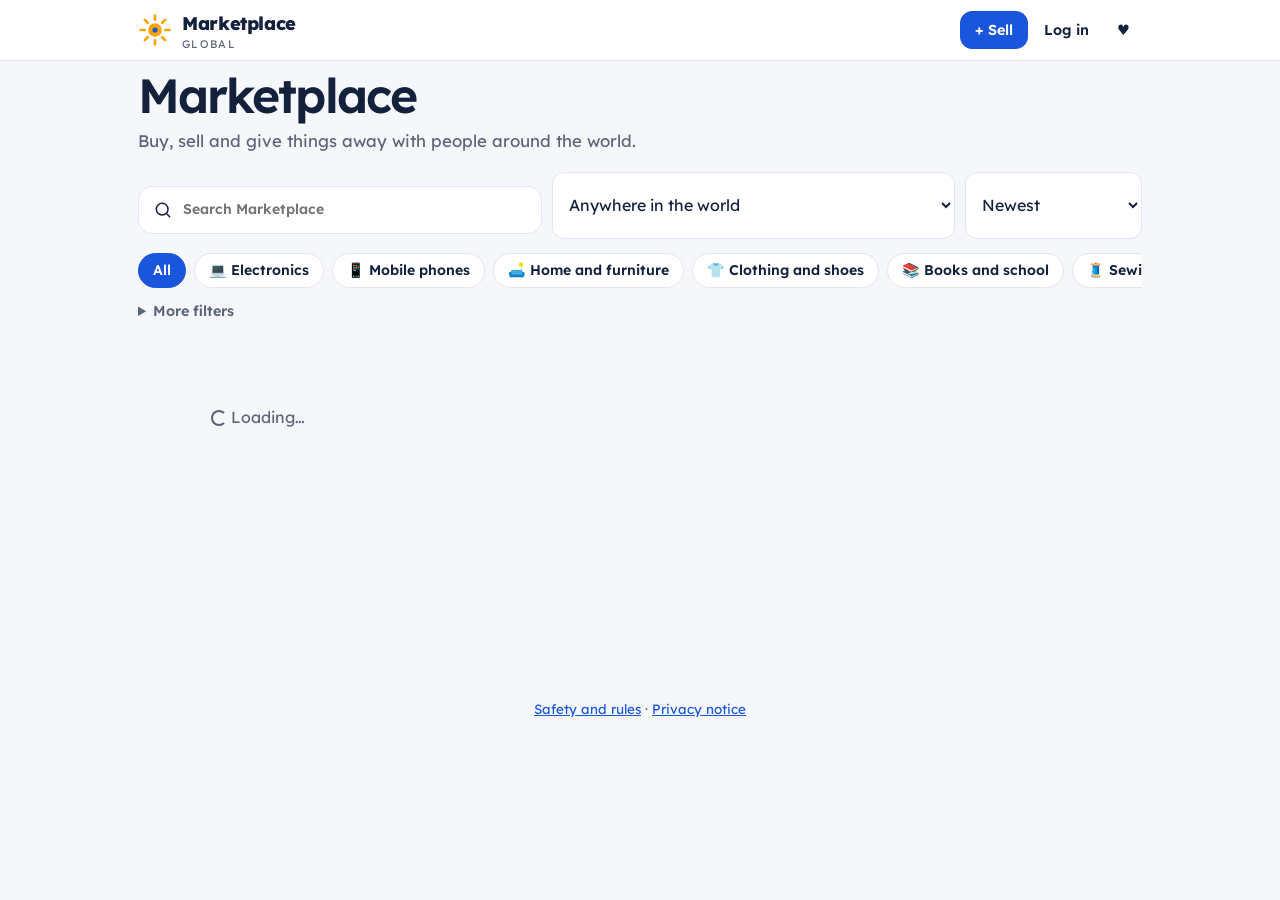
<file: index.html>
<!DOCTYPE html>
<html lang="en">
<head>
<meta charset="utf-8">
<meta name="viewport" content="width=device-width, initial-scale=1">
<meta name="description" content="Buy, sell and give things away in a global community marketplace.">
<title>Learning Hub Marketplace | Global</title>
<link rel="preconnect" href="https://fonts.googleapis.com">
<link href="https://fonts.googleapis.com/css2?family=Lexend:wght@300;400;600;800&display=swap" rel="stylesheet">
<style>
:root{--bg:#f6f7fb;--card:#fff;--ink:#14213d;--mute:#5b6479;--line:#e2e6f0;--pri:#1a56db;--onpri:#fff;--acc:#f5a400;--red:#d62839;--ok:#15803d;--soft:#e8efff;--shadow:0 1px 2px rgba(20,33,61,.05),0 8px 24px rgba(20,33,61,.07)}
@media(prefers-color-scheme:dark){:root{--bg:#0e1424;--card:#161e33;--ink:#eaf0ff;--mute:#9aa6c4;--line:#263152;--pri:#6ea0ff;--onpri:#08122b;--acc:#ffc233;--red:#ff6b7a;--ok:#4ade80;--soft:#1d2a4d;--shadow:0 1px 2px rgba(0,0,0,.4),0 8px 24px rgba(0,0,0,.3)}}
*{box-sizing:border-box}
html{color-scheme:light dark}
body{margin:0;background:var(--bg);color:var(--ink);font-family:Lexend,system-ui,sans-serif;line-height:1.55}
.wrap{max-width:1040px;margin:0 auto;padding:0 18px}
a{color:var(--pri)}
.ic{width:20px;height:20px;fill:none;stroke:currentColor;stroke-width:1.8;stroke-linecap:round;stroke-linejoin:round}
.top{position:sticky;top:0;z-index:20;background:color-mix(in srgb,var(--card) 92%,transparent);backdrop-filter:blur(8px);border-bottom:1px solid var(--line)}
.nav{display:flex;align-items:center;gap:6px;min-height:60px;flex-wrap:wrap}
.brand{display:flex;align-items:center;gap:10px;text-decoration:none;color:var(--ink);font-weight:800;font-size:1.15rem;margin-right:auto;letter-spacing:-.02em}
.brand small{display:block;font-weight:400;font-size:.68rem;color:var(--mute);letter-spacing:.12em;text-transform:uppercase;line-height:1}
.brand svg{width:34px;height:34px}
#nav{display:flex;align-items:center;gap:4px;flex-wrap:wrap}
.nl{font:inherit;font-weight:600;font-size:.9rem;color:var(--ink);background:transparent;border:0;text-decoration:none;padding:8px 12px;border-radius:10px;cursor:pointer;position:relative}
.nl:hover{background:var(--soft)}
.badge{position:absolute;top:2px;right:0;background:var(--red);color:#fff;font-size:.68rem;font-weight:800;border-radius:999px;min-width:18px;height:18px;display:grid;place-items:center;padding:0 5px}
.btn{font:inherit;font-weight:600;border:1.5px solid var(--pri);background:var(--pri);color:var(--onpri);border-radius:12px;padding:10px 18px;cursor:pointer;text-decoration:none;display:inline-block;text-align:center}
.btn.sm{padding:7px 14px;font-size:.9rem}
.btn.alt{background:transparent;color:var(--ink);border-color:var(--line)}
.btn.alt:hover{border-color:var(--pri)}
.btn.bad{background:transparent;color:var(--red);border-color:var(--red)}
.btn:disabled{opacity:.55;cursor:default}
.lnk{font:inherit;background:none;border:0;color:var(--pri);text-decoration:underline;cursor:pointer;padding:0}
:focus-visible{outline:3px solid var(--acc);outline-offset:2px}
main{padding-top:22px;padding-bottom:90px;min-height:70vh}
.hero h1{font-size:clamp(2rem,6vw,3rem);font-weight:600;letter-spacing:-.04em;line-height:1.1;margin:8px 0 6px}
.hero p{color:var(--mute);margin:0 0 18px;font-size:1.05rem}
.note-bar{background:color-mix(in srgb,var(--acc) 18%,var(--card));border:1px solid color-mix(in srgb,var(--acc) 50%,transparent);border-radius:14px;padding:10px 16px;font-size:.9rem;margin-bottom:14px}
.off{display:none;background:var(--red);color:#fff;text-align:center;padding:6px;font-size:.88rem;font-weight:600}
.filters{display:flex;gap:10px;flex-wrap:wrap;margin-bottom:12px}
.search{flex:1 1 240px;display:flex;align-items:center;gap:10px;background:var(--card);border:1.5px solid var(--line);border-radius:14px;padding:0 14px}
.search:focus-within{border-color:var(--pri)}
.search input{flex:1;border:0;background:transparent;color:var(--ink);font:inherit;padding:12px 0;outline:none;min-width:0}
select,input,textarea{font:inherit;color:var(--ink);background:var(--card);border:1.5px solid var(--line);border-radius:12px;padding:10px 12px;max-width:100%}
select:focus,input:focus,textarea:focus{outline:none;border-color:var(--pri)}
.cats{display:flex;gap:8px;overflow-x:auto;padding:2px 0 12px;scrollbar-width:thin}
.cat{font:inherit;font-weight:600;font-size:.88rem;white-space:nowrap;border:1.5px solid var(--line);background:var(--card);color:var(--ink);border-radius:999px;padding:6px 14px;cursor:pointer}
.cat[aria-pressed=true]{background:var(--pri);border-color:var(--pri);color:var(--onpri)}
details.more{margin-bottom:16px}
details.more summary{cursor:pointer;color:var(--mute);font-weight:600;font-size:.9rem}
.grid{display:grid;grid-template-columns:repeat(auto-fill,minmax(190px,1fr));gap:16px}
.card{display:block;background:var(--card);border:1.5px solid var(--line);border-radius:18px;overflow:hidden;text-decoration:none;color:inherit;box-shadow:var(--shadow);transition:transform .15s,border-color .15s;position:relative}
.card:hover{transform:translateY(-3px);border-color:var(--pri)}
.card .im{aspect-ratio:1;background:linear-gradient(140deg,var(--soft),color-mix(in srgb,var(--pri) 20%,var(--card)));display:grid;place-items:center;overflow:hidden}
.card .im img{width:100%;height:100%;object-fit:cover;display:block}
.ph{font-size:3.4rem}
.card .tx{padding:10px 12px 12px}
.pr{font-weight:800;font-size:1.1rem}
.pr.free{color:var(--ok)}
.card h3{margin:2px 0 4px;font-size:.92rem;font-weight:400;line-height:1.3;overflow:hidden;display:-webkit-box;-webkit-line-clamp:2;-webkit-box-orient:vertical;overflow-wrap:anywhere}
.mt{color:var(--mute);font-size:.78rem}
.tag{display:inline-block;font-size:.74rem;font-weight:600;background:var(--soft);color:var(--pri);border-radius:999px;padding:2px 10px;margin:0 6px 6px 0}
.sold{position:absolute;top:10px;left:10px;background:var(--red);color:#fff;font-size:.72rem;font-weight:800;letter-spacing:.08em;border-radius:8px;padding:2px 10px;z-index:1}
.center{text-align:center;padding:16px 0}
.none{text-align:center;color:var(--mute);padding:50px 10px}
.panel{background:var(--card);border:1.5px solid var(--line);border-radius:20px;padding:22px;box-shadow:var(--shadow);margin-bottom:16px}
.panel h2{margin:0 0 8px;font-size:1.3rem;letter-spacing:-.02em}
label{display:block;font-weight:600;font-size:.88rem;margin:14px 0 5px}
.panel input,.panel select,.panel textarea,.dp input,.dp select,.dp textarea{width:100%}
textarea{min-height:90px;resize:vertical}
.row2{display:grid;grid-template-columns:1fr 1fr;gap:12px}
@media(max-width:560px){.row2{grid-template-columns:1fr}}
.chk{display:flex;gap:10px;align-items:flex-start;font-weight:400!important;font-size:.88rem!important}
.chk input{width:auto!important;margin-top:4px}
.err{color:var(--red);font-weight:600;font-size:.88rem;min-height:1.2em;margin:10px 0 0}
.acts{display:flex;gap:10px;flex-wrap:wrap;margin-top:16px}
.note{color:var(--mute);font-size:.86rem}
.det{display:grid;grid-template-columns:1.2fr 1fr;gap:24px}
@media(max-width:760px){.det{grid-template-columns:1fr}}
.gal .main{aspect-ratio:1;border-radius:20px;overflow:hidden;background:linear-gradient(140deg,var(--soft),color-mix(in srgb,var(--pri) 20%,var(--card)));display:grid;place-items:center;cursor:zoom-in;border:1.5px solid var(--line)}
.gal .main img{width:100%;height:100%;object-fit:contain;background:#000}
.gal .main .ph{font-size:6rem}
.thumbs{display:flex;gap:8px;margin-top:10px;flex-wrap:wrap}
.thumbs button{width:62px;height:62px;border-radius:12px;overflow:hidden;border:2px solid var(--line);padding:0;background:var(--soft);cursor:pointer}
.thumbs button[aria-current=true]{border-color:var(--pri)}
.thumbs img{width:100%;height:100%;object-fit:cover}
.det h1{font-size:1.6rem;margin:0 0 4px;letter-spacing:-.02em;overflow-wrap:anywhere}
.det .pr{font-size:1.8rem}
.desc{white-space:pre-wrap;overflow-wrap:anywhere}
.seller{display:flex;align-items:center;gap:12px;background:var(--bg);border-radius:14px;padding:12px;margin:14px 0}
.av{width:44px;height:44px;border-radius:50%;background:var(--pri);color:var(--onpri);display:grid;place-items:center;font-weight:800;flex:none}
.tips{background:color-mix(in srgb,var(--acc) 14%,var(--card));border-left:4px solid var(--acc);border-radius:0 12px 12px 0;padding:10px 14px;font-size:.85rem;margin-top:14px}
.photos{display:flex;gap:10px;flex-wrap:wrap;margin-top:8px}
.photos .pv{position:relative;width:92px;height:92px;border-radius:14px;overflow:hidden;border:1.5px solid var(--line)}
.photos .pv img{width:100%;height:100%;object-fit:cover}
.photos .pv button{position:absolute;top:4px;right:4px;width:24px;height:24px;border-radius:50%;border:0;background:rgba(0,0,0,.65);color:#fff;cursor:pointer;line-height:1}
.add{width:92px;height:92px;border-radius:14px;border:2px dashed var(--line);background:transparent;color:var(--mute);cursor:pointer;font:inherit;font-size:.8rem;font-weight:600}
.add:hover{border-color:var(--pri);color:var(--pri)}
.mine{display:flex;gap:12px;align-items:center;padding:10px 0;border-top:1px solid var(--line);flex-wrap:wrap}
.mine:first-child{border-top:0}
.mine .th{width:60px;height:60px;border-radius:12px;overflow:hidden;background:var(--soft);display:grid;place-items:center;flex:none;font-size:1.8rem}
.mine .th img{width:100%;height:100%;object-fit:cover}
.mine .tt{flex:1;min-width:150px}
.inbox a.row{display:flex;gap:12px;align-items:center;padding:12px 6px;border-top:1px solid var(--line);text-decoration:none;color:inherit}
.inbox a.row:first-child{border-top:0}
.inbox .tt{flex:1;min-width:0}
.inbox .tt b,.inbox .tt span{display:block;overflow:hidden;text-overflow:ellipsis;white-space:nowrap}
.dot{width:10px;height:10px;border-radius:50%;background:var(--pri);flex:none}
.chat{display:flex;flex-direction:column;height:calc(100vh - 150px);min-height:420px}
.chead{display:flex;gap:12px;align-items:center;padding:10px 0;border-bottom:1px solid var(--line);flex-wrap:wrap}
.chead .th{width:48px;height:48px;border-radius:10px;overflow:hidden;background:var(--soft);display:grid;place-items:center;font-size:1.5rem;flex:none}
.chead .th img{width:100%;height:100%;object-fit:cover}
.msgs{flex:1;overflow-y:auto;padding:14px 4px;display:flex;flex-direction:column;gap:6px}
.b{max-width:78%;padding:9px 13px;border-radius:18px;background:var(--card);border:1px solid var(--line);align-self:flex-start;overflow-wrap:anywhere;white-space:pre-wrap}
.b.me{align-self:flex-end;background:var(--pri);color:var(--onpri);border-color:var(--pri)}
.b .tm{display:block;font-size:.68rem;opacity:.7;margin-top:2px}
.b.pend{opacity:.6}
.b.fail{border-color:var(--red);background:color-mix(in srgb,var(--red) 12%,var(--card));color:var(--ink)}
.day{align-self:center;font-size:.72rem;color:var(--mute);margin:8px 0}
.compose{display:flex;gap:8px;padding-top:10px;border-top:1px solid var(--line)}
.compose textarea{flex:1;min-height:46px;max-height:120px;margin:0;border-radius:22px}
.quick{display:flex;gap:6px;flex-wrap:wrap;padding:8px 0}
.quick button{font:inherit;font-size:.82rem;font-weight:600;border:1.5px solid var(--line);background:var(--card);color:var(--ink);border-radius:999px;padding:5px 12px;cursor:pointer}
.quick button:hover{border-color:var(--pri)}
dialog{border:0;border-radius:22px;padding:0;background:var(--card);color:var(--ink);width:min(520px,94vw);max-height:92vh;box-shadow:0 30px 80px rgba(0,0,0,.4)}
dialog::backdrop{background:rgba(8,12,28,.6);backdrop-filter:blur(3px)}
.dp{padding:22px}
.dp h2{margin:0 0 6px;font-size:1.3rem}
.zoom{width:min(900px,96vw)}
.zoom img{width:100%;max-height:86vh;object-fit:contain;display:block;background:#000;border-radius:22px}
.toast{position:fixed;left:50%;bottom:24px;transform:translate(-50%,20px);background:var(--ink);color:var(--bg);padding:11px 18px;border-radius:14px;font-weight:600;opacity:0;pointer-events:none;transition:.25s;z-index:99;max-width:92vw;text-align:center}
.toast.on{opacity:1;transform:translate(-50%,0)}
.foot{padding-bottom:30px;color:var(--mute);font-size:.84rem;text-align:center}
ul.rules{padding-left:20px}ul.rules li{margin:6px 0}
.sp{display:inline-block;width:16px;height:16px;border:2.5px solid currentColor;border-right-color:transparent;border-radius:50%;animation:rot .7s linear infinite;vertical-align:-3px}
@keyframes rot{to{transform:rotate(360deg)}}
@media(prefers-reduced-motion:reduce){*{animation:none!important;transition:none!important}}
</style>
</head>
<body>
<div class="off" id="off" role="status">You are offline. Some things will not work until you reconnect.</div>
<header class="top"><div class="wrap nav">
<a class="brand" href="#/"><svg viewBox="0 0 40 40" aria-hidden="true"><circle cx="20" cy="20" r="8" fill="#f5a400"/><g stroke="#f5a400" stroke-width="3" stroke-linecap="round"><path d="M20 3v5M20 32v5M3 20h5M32 20h5M8 8l3.500 3.500M28.500 28.500 32 32M8 32l3.500-3.500M28.500 11.500 32 8"/></g><circle cx="20" cy="20" r="3" fill="#1a56db"/></svg><span>Marketplace<small>Global</small></span></a>
<nav id="nav" aria-label="Main"></nav>
</div></header>
<main class="wrap" id="view" tabindex="-1"></main>
<footer class="wrap foot"><a href="#/safety">Safety and rules</a> · <a href="#/safety">Privacy notice</a><span id="contact"></span></footer>
<dialog id="dlg"></dialog>
<div class="toast" id="toast" role="status" aria-live="polite"></div>
<script src="config.js"></script>
<script>
(function(){
"use strict";
const C=window.MARKET_CONFIG||{};
const BASE=String(C.url||"").trim().replace(/\/+$/,""),KEY=String(C.key||"").trim();
const READY=/^https:\/\/\S+$/.test(BASE)&&KEY.length>20;
let DEMO=false;if(!READY){try{DEMO=sessionStorage.getItem("mk-demo")==="1"||/[?&]demo\b/.test(location.search)}catch(e){}}
const $=(s,r=document)=>r.querySelector(s),$$=(s,r=document)=>[...r.querySelectorAll(s)];
const esc=s=>String(s==null?"":s).replace(/[&<>"']/g,c=>({"&":"&amp;","<":"&lt;",">":"&gt;",'"':"&quot;","'":"&#39;"}[c]));
const sleep=ms=>new Promise(r=>setTimeout(r,ms));
const formatPrice=(n,code="PHP")=>{if(Number(n)===0)return "Free";try{return new Intl.NumberFormat(undefined,{style:"currency",currency:(code||"PHP").toUpperCase(),maximumFractionDigits:2}).format(Number(n))}catch(e){return (code||"PHP").toUpperCase()+" "+Number(n).toLocaleString(undefined,{maximumFractionDigits:2})}};
const ago=iso=>{const s=(Date.now()-new Date(iso))/1000;if(!(s>=60))return"just now";if(s<3600)return Math.floor(s/60)+" min ago";if(s<86400)return Math.floor(s/3600)+" h ago";if(s<2592000)return Math.floor(s/86400)+" d ago";return new Date(iso).toLocaleDateString("en-PH",{month:"short",day:"numeric",year:"numeric"})};
const uuid=()=>window.crypto&&crypto.randomUUID?crypto.randomUUID():"xxxxxxxx-xxxx-4xxx-yxxx-xxxxxxxxxxxx".replace(/[xy]/g,c=>{const r=Math.random()*16|0;return(c==="x"?r:(r&3|8)).toString(16)});
const UUIDRE=/^[0-9a-f-]{36}$/i;
const qv=s=>encodeURIComponent(s);
const toast=m=>{const t=$("#toast");t.textContent=m;t.classList.add("on");clearTimeout(toast.t);toast.t=setTimeout(()=>t.classList.remove("on"),2600)};
const CATS=[["Electronics","💻"],["Mobile phones","📱"],["Home and furniture","🛋️"],["Clothing and shoes","👕"],["Books and school","📚"],["Sewing and fabric","🧵"],["Tools","🔧"],["Plants and food","🌱"],["Toys and baby","🧸"],["Sports","⚽"],["Pet supplies","🐾"],["Other","🛍️"]];
const emoOf=c=>(CATS.find(x=>x[0]===c)||CATS[11])[1];
const COUNTRY_CODES="AD AE AF AG AI AL AM AO AQ AR AS AT AU AW AX AZ BA BB BD BE BF BG BH BI BJ BL BM BN BO BQ BR BS BT BV BW BY BZ CA CC CD CF CG CH CI CK CL CM CN CO CR CU CV CW CX CY CZ DE DJ DK DM DO DZ EC EE EG EH ER ES ET FI FJ FK FM FO FR GA GB GD GE GF GG GH GI GL GM GN GP GQ GR GS GT GU GW GY HK HM HN HR HT HU ID IE IL IM IN IO IQ IR IS IT JE JM JO JP KE KG KH KI KM KN KP KR KW KY KZ LA LB LC LI LK LR LS LT LU LV LY MA MC MD ME MF MG MH MK ML MM MN MO MP MQ MR MS MT MU MV MW MX MY MZ NA NC NE NF NG NI NL NO NP NR NU NZ OM PA PE PF PG PH PK PL PM PN PR PS PT PW PY QA RE RO RS RU RW SA SB SC SD SE SG SH SI SJ SK SL SM SN SO SR SS ST SV SX SY SZ TC TD TF TG TH TJ TK TL TM TN TO TR TT TV TW TZ UA UG UM US UY UZ VA VC VE VG VI VN VU WF WS YE YT ZA ZM ZW".split(" ");
const countryName=code=>{try{return new Intl.DisplayNames([navigator.language||"en"],{type:"region"}).of(code)||code}catch(e){return code}};
const countryOpts=(sel)=>COUNTRY_CODES.map(c=>`<option value="${c}"${c===sel?" selected":""}>${esc(countryName(c))} (${c})</option>`).join("");
const CURRENCIES="PHP USD EUR GBP CAD AUD SGD HKD JPY KRW CNY INR IDR MYR THB VND AED SAR NZD CHF SEK NOK DKK ZAR BRL MXN".split(" ");
const currencyOpts=(sel)=>CURRENCIES.map(c=>`<option value="${c}"${c===(sel||"PHP")?" selected":""}>${c}</option>`).join("");
const regOpts=(sel,ph)=>`<option value="">${esc(ph)}</option>`;
const pub=p=>BASE+"/storage/v1/object/public/listing-photos/"+String(p).split("/").map(encodeURIComponent).join("/");
const view=$("#view");
if(C.contact)$("#contact").innerHTML=` · Report a problem: <a href="mailto:${esc(C.contact)}">${esc(C.contact)}</a>`;

/* ================= session + network ================= */
class HttpError extends Error{constructor(m,status,code){super(m);this.status=status;this.code=code}}
const SK="mk-session-v1";let sess=null,me=null,unreadCount=0;
try{sess=JSON.parse(localStorage.getItem(SK))}catch(e){}
if(sess&&!(sess.access_token&&sess.user&&sess.user.id))sess=null;
function setSession(s){
 if(s&&s.access_token){sess={access_token:s.access_token,refresh_token:s.refresh_token,expires_at:s.expires_at||Math.floor(Date.now()/1000)+(s.expires_in||3600),user:s.user?{id:s.user.id,email:s.user.email}:(sess&&sess.user)};try{localStorage.setItem(SK,JSON.stringify(sess))}catch(e){}}
 else{sess=null;me=null;unreadCount=0;try{localStorage.removeItem(SK)}catch(e){}}
 renderHeader()}
const friendly=m=>{m=String(m||"");const l=m.toLowerCase();
 if(l.includes("invalid login"))return"Wrong email or password.";
 if(l.includes("not confirmed"))return"Please confirm your email first. Check your inbox.";
 if(l.includes("already registered")||l.includes("already been registered"))return"That email already has an account. Try logging in.";
 if(l.includes("rate limit")||l.includes("too many"))return"Too many tries. Please wait a few minutes and try again.";
 if(l.includes("password")&&l.includes("least"))return"Password must be at least 8 characters.";
 if(l.includes("row-level security")||l.includes("permission denied"))return"You are not allowed to do that.";
 if(l.includes("duplicate key"))return"That already exists.";
 return m};
async function authReq(path,method,body,tok){
 const h={apikey:KEY,"Content-Type":"application/json"};if(tok)h.Authorization="Bearer "+tok;
 let r;try{r=await fetch(BASE+path,{method,headers:h,body:body?JSON.stringify(body):undefined})}catch(e){throw new HttpError("No internet connection. Please try again.",0)}
 let j=null;try{j=await r.json()}catch(e){}
 if(!r.ok)throw new HttpError(friendly((j&&(j.msg||j.error_description||j.message))||("Error "+r.status)),r.status,j&&(j.error_code||j.code));
 return j}
let refreshP=null;
function refreshSession(){
 if(!sess)return Promise.reject(new Error("no session"));if(refreshP)return refreshP;
 refreshP=(async()=>{try{setSession(await authReq("/auth/v1/token?grant_type=refresh_token","POST",{refresh_token:sess.refresh_token}))}catch(e){if(e.status>=400&&e.status<500)setSession(null);throw e}finally{refreshP=null}})();return refreshP}
async function http(path,o={}){
 const method=o.method||"GET",auth=o.auth!==false,tries=o.retry===undefined?(method==="GET"?3:1):(o.retry?3:1);let last;
 for(let i=0;i<tries;i++){
  try{
   if(auth&&sess&&sess.expires_at-Date.now()/1000<45){try{await refreshSession()}catch(e){if(!sess)throw new HttpError("Please log in again.",401)}}
   const h={apikey:KEY,...(o.headers||{})};
   const tok=auth&&sess?sess.access_token:(KEY.startsWith("eyJ")?KEY:null);if(tok)h.Authorization="Bearer "+tok;
   let body=o.body;if(body!==undefined&&!(body instanceof Blob)){h["Content-Type"]="application/json";body=JSON.stringify(body)}
   let r;try{r=await fetch(BASE+path,{method,headers:h,body})}catch(e){throw new Error("No internet connection. Please try again.")}
   if(r.status===401&&auth&&sess&&!o._r){try{await refreshSession()}catch(e){}if(sess)return http(path,{...o,_r:1});throw new HttpError("Please log in again.",401)}
   if(!r.ok){let e={};try{e=await r.json()}catch(_){}throw new HttpError(friendly(e.message||e.msg||e.error_description||e.error||("Error "+r.status)),r.status,e.code||e.error_code)}
   if(r.status===204)return null;const t=await r.text();return t?JSON.parse(t):null;
  }catch(err){last=err;if(err instanceof HttpError&&err.status<500)throw err;if(i<tries-1)await sleep(500*(i+1))}
 }
 throw last}
const qs=a=>a.map(x=>x[0]+"="+(x[1]===undefined?"":qv(x[1]))).join("&");

/* ================= auth ================= */
async function loadMe(){
 if(!sess)return;
 try{const r=await http("/rest/v1/profiles?id=eq."+sess.user.id+"&select=*");me=r&&r[0]?r[0]:null}catch(e){if(e.status===401)return}
 if(!me)me={id:sess.user.id,display_name:(sess.user.email||"Me").split("@")[0],region:"",city:""};
 renderHeader()}
async function takeAuthHash(){
 const h=location.hash;if(!/access_token=|error_description=/.test(h))return;
 const p=new URLSearchParams(h.replace(/^#\/?/,""));history.replaceState(null,"",location.pathname+location.search+"#/");
 if(p.get("error_description")){toast(p.get("error_description").replace(/\+/g," "));return}
 try{const u=await authReq("/auth/v1/user","GET",null,p.get("access_token"));
  setSession({access_token:p.get("access_token"),refresh_token:p.get("refresh_token"),expires_at:+p.get("expires_at")||undefined,expires_in:+p.get("expires_in")||3600,user:u});
  await loadMe();if(p.get("type")==="recovery")newPassDlg();else toast("Email confirmed. You are logged in.")}
 catch(e){toast("That link has expired. Please try again.")}}
async function signUp(email,password,name,region){
 const j=await authReq("/auth/v1/signup","POST",{email,password,data:{display_name:name,region:region||""}});
 if(j&&j.access_token){setSession(j);await loadMe();return"in"}return"confirm"}
async function signIn(email,password){setSession(await authReq("/auth/v1/token?grant_type=password","POST",{email,password}));await loadMe()}
let afterAuth=null;
function needLogin(then){if(sess)return false;afterAuth=then||null;authDlg("login","Log in to continue.");return true}
function authDlg(mode,note){
 const su=mode==="signup";
 openDlg(`<form class="dp" id="af" novalidate><h2>${su?"Create your account":"Log in"}</h2>${note?`<p class="note">${esc(note)}</p>`:""}
${su?`<label for="a-name">Your name</label><input id="a-name" maxlength="40" autocomplete="name">`:""}
<label for="a-email">Email</label><input id="a-email" type="email" autocomplete="email" required>
<label for="a-pass">Password${su?" (at least 8 characters)":""}</label><input id="a-pass" type="password" autocomplete="${su?"new-password":"current-password"}" required>
${su?`<label for="a-reg">State / province / region (optional)</label><input id="a-reg" maxlength="60" placeholder="Your region"><label class="chk" style="margin-top:14px"><input type="checkbox" id="a-ok"> <span>I am 18 or older, or I have a parent or guardian's permission. I agree to the <a href="#/safety" data-close>rules and privacy notice</a>.</span></label>`:""}
<p class="err" id="a-err" role="alert"></p>
<div class="acts"><button class="btn" type="submit">${su?"Sign up":"Log in"}</button><button type="button" class="btn alt" data-close>Cancel</button></div>
<p class="note" style="margin-top:14px">${su?'Already have an account? <button type="button" class="lnk" data-act="login">Log in</button>':'New here? <button type="button" class="lnk" data-act="signup">Create an account</button> · <button type="button" class="lnk" data-act="forgot">Forgot password?</button>'}</p></form>`);
 $("#af").onsubmit=async e=>{e.preventDefault();const err=m=>$("#a-err").textContent=m;
  const email=$("#a-email").value.trim(),pass=$("#a-pass").value;
  if(!/^\S+@\S+\.\S+$/.test(email))return err("Please enter a valid email.");
  if(pass.length<8)return err("Password must be at least 8 characters.");
  if(su){if($("#a-name").value.trim().length<2)return err("Please enter your name.");if(!$("#a-ok").checked)return err("Please confirm the age and rules box.")}
  if(!READY)return err("The database is not connected yet.");
  const b=e.submitter;b.disabled=true;const old=b.textContent;b.innerHTML='<span class="sp"></span>';
  try{
   if(su){const r=await signUp(email,pass,$("#a-name").value.trim(),$("#a-reg").value);
    if(r==="confirm"){$("#dlg").innerHTML=`<div class="dp"><h2>Check your email</h2><p>We sent a confirmation link to <b>${esc(email)}</b>. Open it, then come back and log in.</p><div class="acts"><button class="btn" data-close>OK</button></div></div>`;return}}
   else await signIn(email,pass);
   $("#dlg").close();toast("Welcome!");const f=afterAuth;afterAuth=null;if(f)f();else route()}
  catch(x){err(x.message);b.disabled=false;b.textContent=old}}}
function forgotDlg(){
 openDlg(`<form class="dp" id="ff" novalidate><h2>Reset password</h2><p class="note">We will email you a link to choose a new password.</p><label for="f-email">Email</label><input id="f-email" type="email" autocomplete="email"><p class="err" id="f-err" role="alert"></p><div class="acts"><button class="btn" type="submit">Send link</button><button type="button" class="btn alt" data-close>Cancel</button></div></form>`);
 $("#ff").onsubmit=async e=>{e.preventDefault();const em=$("#f-email").value.trim();if(!/^\S+@\S+\.\S+$/.test(em))return $("#f-err").textContent="Please enter a valid email.";
  try{await authReq("/auth/v1/recover","POST",{email:em});$("#dlg").innerHTML=`<div class="dp"><h2>Check your email</h2><p>If that email has an account, a reset link is on the way.</p><div class="acts"><button class="btn" data-close>OK</button></div></div>`}catch(x){$("#f-err").textContent=x.message}}}
function newPassDlg(){
 openDlg(`<form class="dp" id="nf" novalidate><h2>Choose a new password</h2><label for="n-pass">New password (at least 8 characters)</label><input id="n-pass" type="password" autocomplete="new-password"><p class="err" id="n-err" role="alert"></p><div class="acts"><button class="btn" type="submit">Save password</button></div></form>`);
 $("#nf").onsubmit=async e=>{e.preventDefault();const p=$("#n-pass").value;if(p.length<8)return $("#n-err").textContent="Password must be at least 8 characters.";
  try{await authReq("/auth/v1/user","PUT",{password:p},sess.access_token);$("#dlg").close();toast("Password changed.")}catch(x){$("#n-err").textContent=x.message}}}
function logout(){if(sess){fetch(BASE+"/auth/v1/logout",{method:"POST",headers:{apikey:KEY,Authorization:"Bearer "+sess.access_token}}).catch(()=>{})}setSession(null);toast("Logged out.");location.hash="#/";route()}

/* ================= dialog + header ================= */
const dlg=$("#dlg");
function openDlg(h,cls){dlg.className=cls||"";dlg.innerHTML=h;if(!dlg.open)dlg.showModal()}
dlg.addEventListener("click",e=>{if(e.target===dlg||e.target.closest("[data-close]"))dlg.close()});
function renderHeader(){
 const bd=unreadCount?`<span class="badge" aria-label="${unreadCount} unread">${unreadCount>9?"9+":unreadCount}</span>`:"";
 $("#nav").innerHTML=`<a class="btn sm" href="#/sell">+ Sell</a>`+(sess?`<a class="nl" href="#/messages">Messages${bd}</a><a class="nl" href="#/me">${esc((me&&me.display_name)||"Me")}</a>`:`<button class="nl" data-act="login">Log in</button>`)+`<a class="nl" href="#/saved" aria-label="Saved items">♥</a>`}
const isUnread=c=>sess&&c.last_sender&&c.last_sender!==sess.user.id&&new Date(c.last_message_at)>new Date((c.buyer_id===sess.user.id?c.buyer_last_read:c.seller_last_read)||0);
async function pollUnread(){if(!sess||!READY||document.hidden)return;try{const r=await http("/rest/v1/conversations?"+qs([["select","id,buyer_id,seller_id,last_sender,last_message_at,buyer_last_read,seller_last_read"],["order","last_message_at.desc"],["limit","100"]]));const n=r.filter(isUnread).length;if(n!==unreadCount){unreadCount=n;renderHeader()}}catch(e){}}

/* ================= data helpers ================= */
const SAMPLE=[["Samsung Galaxy A54 128GB","Mobile phones","Like new",14500,"Region VII (Central Visayas)","Cebu City","Ana","Complete with box and charger."],["Study table with drawer","Home and furniture","Used",1200,"NCR (Metro Manila)","Quezon City","Ben","Sturdy wood. Pick up only."],["Free: used school books (Grade 7)","Books and school","Used",0,"Region XI (Davao)","Davao City","Carla","Give away to anyone who needs them."],["Sewing machine (portable)","Sewing and fabric","Used",3500,"Region III (Central Luzon)","Angeles City","Dina","Works well. Includes extra needles."],["Gardening tool set","Tools","New",450,"Region VI (Western Visayas)","Iloilo City","Eli","Trowel, fork, and gloves."],["Basketball (size 7)","Sports","Like new",300,"Region X (Northern Mindanao)","Cagayan de Oro","Fe","Barely used."]].map((a,i)=>({id:"d"+i,title:a[0],category:a[1],condition:a[2],price:a[3],region:a[4],city:a[5],seller:{display_name:a[6],region:a[4],created_at:new Date(Date.now()-9e9).toISOString()},description:a[7],thumbs:[],photos:[],status:"available",country_code:"PH",currency_code:"PHP",created_at:new Date(Date.now()-(i+1)*9e6).toISOString(),user_id:"demo"}));
const PAGE=24,LSEL="id,title,price,currency_code,country_code,category,condition,region,city,thumbs,created_at,status,user_id";
async function fetchListings(f,offset){
 if(DEMO){let a=SAMPLE.filter(l=>(!f.cat||l.category===f.cat)&&(!f.region||(l.country_code||"PH")===f.region)&&(!f.q||(l.title+" "+l.description).toLowerCase().includes(f.q.toLowerCase()))&&(!f.free||l.price===0)&&(f.min===""||l.price>=+f.min)&&(f.max===""||l.price<=+f.max));if(f.sort==="low")a.sort((x,y)=>x.price-y.price);if(f.sort==="high")a.sort((x,y)=>y.price-x.price);return a.slice(offset,offset+PAGE)}
 const p=[["select",LSEL],["status","eq.available"]];
 const t=(f.q||"").replace(/[,()*%\\:"]/g," ").replace(/\s+/g," ").trim();if(t)p.push(["or",`(title.ilike.*${t}*,description.ilike.*${t}*)`]);
 if(f.cat)p.push(["category","eq."+f.cat]);if(f.region)p.push(["country_code","eq."+f.region]);
 if(f.free)p.push(["price","eq.0"]);else{if(f.min!=="")p.push(["price","gte."+f.min]);if(f.max!=="")p.push(["price","lte."+f.max])}
 p.push(["order",f.sort==="low"?"price.asc,created_at.desc":f.sort==="high"?"price.desc,created_at.desc":"created_at.desc"],["limit",PAGE],["offset",offset]);
 const rows=await http("/rest/v1/listings?"+qs(p));return attachSellerProfiles(rows)}
async function attachSellerProfiles(rows){
 const ids=[...new Set((rows||[]).map(x=>x.user_id).filter(Boolean))];if(!ids.length)return rows||[];
 try{const ps=await http("/rest/v1/profiles?"+qs([["select","id,display_name,region,city,created_at"],["id","in.("+ids.join(",")+")"]]));const by=Object.fromEntries(ps.map(x=>[x.id,x]));return rows.map(x=>({...x,seller:by[x.user_id]||{}}))}catch(e){return rows.map(x=>({...x,seller:{}}))}
}
async function fetchListing(id){
 if(DEMO)return SAMPLE.find(l=>l.id===id)||null;
 if(!UUIDRE.test(id))return null;
 const r=await http("/rest/v1/listings?"+qs([["id","eq."+id],["select","*"]]));if(!r||!r[0])return null;return (await attachSellerProfiles(r))[0]}
const cardHtml=l=>`<a class="card" href="#/listing/${esc(l.id)}">${l.status==="sold"?'<span class="sold">SOLD</span>':""}<div class="im">${l.thumbs&&l.thumbs[0]?`<img src="${esc(pub(l.thumbs[0]))}" alt="" loading="lazy">`:`<span class="ph">${emoOf(l.category)}</span>`}</div><div class="tx"><div class="pr ${Number(l.price)===0?"free":""}">${formatPrice(l.price,l.currency_code||"PHP")}</div><h3>${esc(l.title)}</h3><div class="mt">${esc(l.city||"")}${l.city?", ":""}${esc((l.region||"").replace(/ \(.*\)/,""))}${l.country_code?" · "+esc(countryName(l.country_code)):""}</div><div class="mt">${ago(l.created_at)}</div></div></a>`;
function backendNeeded(){if(READY&&!DEMO)return false;toast("Connect your database to use this.");location.hash="#/setup";return true}
const saved=()=>{try{return JSON.parse(localStorage.getItem("mk-saved"))||[]}catch(e){return[]}};
const setSaved=a=>{try{localStorage.setItem("mk-saved",JSON.stringify(a))}catch(e){}};

/* ================= views ================= */
let timers=[];const stopTimers=()=>{timers.forEach(clearInterval);timers=[]};
const F={q:"",cat:"",region:"",min:"",max:"",free:false,sort:"new"};let gridReq=0,gridOff=0;
function home(){
 view.innerHTML=`${DEMO?`<div class="note-bar">Preview mode with sample items. <a href="#/setup">Connect your database</a> to post, add photos, and chat.</div>`:""}
<section class="hero"><h1>Marketplace</h1><p>Buy, sell and give things away with people around the world.</p></section>
<div class="filters"><label class="search"><svg class="ic" viewBox="0 0 24 24"><circle cx="11" cy="11" r="7"/><path d="m20 20-3.500-3.500"/></svg><input id="q" type="search" placeholder="Search Marketplace" aria-label="Search" autocomplete="off" value="${esc(F.q)}"></label>
<select id="country" aria-label="Country"><option value="">Anywhere in the world</option>${countryOpts(F.region)}</select>
<select id="sort" aria-label="Sort"><option value="new"${F.sort==="new"?" selected":""}>Newest</option><option value="low"${F.sort==="low"?" selected":""}>Price: low to high</option><option value="high"${F.sort==="high"?" selected":""}>Price: high to low</option></select></div>
<div class="cats" id="cats"></div>
<details class="more"><summary>More filters</summary><div class="row2"><div><label for="min">Minimum amount (listing currency)</label><input id="min" type="number" min="0" value="${esc(F.min)}"></div><div><label for="max">Maximum amount (listing currency)</label><input id="max" type="number" min="0" value="${esc(F.max)}"></div></div><p class="note">Price filters compare the numeric amount only. Listings remain displayed in their own currency; no exchange-rate conversion is applied.</p><label class="chk"><input type="checkbox" id="free"${F.free?" checked":""}> <span>Free items only</span></label></details>
<div id="grid" class="grid" aria-live="polite"></div><div id="more" class="center"></div>`;
 const cats=()=>{$("#cats").innerHTML=[["","All"],...CATS.map(c=>[c[0],c[1]+" "+c[0]])].map(c=>`<button class="cat" data-cat="${esc(c[0])}" aria-pressed="${F.cat===c[0]}">${esc(c[1])}</button>`).join("")};cats();
 let deb;const reload=()=>{cats();loadGrid(true)};
 $("#q").oninput=e=>{F.q=e.target.value;clearTimeout(deb);deb=setTimeout(reload,300)};
 $("#country").onchange=e=>{F.region=e.target.value;reload()};$("#sort").onchange=e=>{F.sort=e.target.value;reload()};
 $("#min").onchange=e=>{F.min=e.target.value;reload()};$("#max").onchange=e=>{F.max=e.target.value;reload()};$("#free").onchange=e=>{F.free=e.target.checked;reload()};
 $("#cats").onclick=e=>{const b=e.target.closest("[data-cat]");if(b){F.cat=b.dataset.cat;reload()}};
 loadGrid(true)}
async function loadGrid(reset){
 const id=++gridReq;if(reset){gridOff=0;$("#grid").innerHTML='<p class="none"><span class="sp"></span> Loading…</p>';$("#more").innerHTML=""}
 try{const rows=await fetchListings(F,gridOff);if(id!==gridReq||!$("#grid"))return;
  if(reset)$("#grid").innerHTML="";
  if(reset&&!rows.length){$("#grid").innerHTML=`<p class="none" style="grid-column:1/-1">No items found. ${F.q||F.cat||F.region||F.min||F.max||F.free?"Try changing your filters.":"Be the first to <a href='#/sell'>sell something</a>!"}</p>`;return}
  $("#grid").insertAdjacentHTML("beforeend",rows.map(cardHtml).join(""));gridOff+=rows.length;
  $("#more").innerHTML=rows.length===PAGE?'<button class="btn alt" id="lm">Load more</button>':"";if($("#lm"))$("#lm").onclick=()=>loadGrid(false)}
 catch(e){if(id!==gridReq||!$("#grid"))return;$("#grid").innerHTML=`<p class="none" style="grid-column:1/-1">Could not load items. ${esc(e.message)}<br><br><button class="btn alt" id="rt">Try again</button></p>`;$("#rt").onclick=()=>loadGrid(true)}}

async function listingView(id){
 view.innerHTML='<p class="none"><span class="sp"></span> Loading…</p>';
 const l=await fetchListing(id);
 if(!l){view.innerHTML='<div class="panel"><h2>Item not found</h2><p>It may have been removed.</p><a class="btn" href="#/">Back to Marketplace</a></div>';return}
 const own=sess&&l.user_id===sess.user.id,sv=saved().includes(l.id),ph=l.photos||[];let cur=0;
 const draw=()=>{$("#gm").innerHTML=ph.length?`<img src="${esc(pub(ph[cur]))}" alt="Photo ${cur+1} of ${ph.length} of ${esc(l.title)}">`:`<span class="ph">${emoOf(l.category)}</span>`;$$("#gt button").forEach((b,i)=>b.setAttribute("aria-current",i===cur))};
 const s=l.seller||{};
 view.innerHTML=`<p><a href="#/">← Back</a></p><div class="det"><div class="gal"><div class="main" id="gm" role="button" tabindex="0" aria-label="Open photo bigger"></div>${ph.length>1?`<div class="thumbs" id="gt">${(l.thumbs&&l.thumbs.length===ph.length?l.thumbs:ph).map((t,i)=>`<button data-i="${i}" aria-label="Photo ${i+1}"><img src="${esc(pub(t))}" alt=""></button>`).join("")}</div>`:""}</div>
<div>${l.status==="sold"?'<p class="tag" style="background:var(--red);color:#fff">SOLD</p>':""}<h1>${esc(l.title)}</h1><div class="pr ${Number(l.price)===0?"free":""}">${formatPrice(l.price,l.currency_code||"PHP")}</div><p class="mt">Posted ${ago(l.created_at)} · ${esc(l.city||"")}${l.city?", ":""}${esc(l.region||"")}${l.country_code?" · "+esc(countryName(l.country_code)):""}</p>
<div><span class="tag">${esc(l.category)}</span><span class="tag">${esc(l.condition)}</span></div>
${l.description?`<p class="desc">${esc(l.description)}</p>`:""}
<div class="seller"><div class="av" aria-hidden="true">${esc((s.display_name||"?").charAt(0).toUpperCase())}</div><div><b>${esc(s.display_name||"Seller")}</b><div class="mt">${esc((s.region||"").replace(/ \(.*\)/,""))}${s.created_at?" · member since "+new Date(s.created_at).toLocaleDateString("en-PH",{month:"short",year:"numeric"}):""}</div></div></div>
<div class="acts">${own?`<a class="btn alt" href="#/edit/${esc(l.id)}">Edit</a>${l.status==="sold"?`<button class="btn alt" data-act="avail" data-id="${esc(l.id)}">Mark available</button>`:`<button class="btn" data-act="sold" data-id="${esc(l.id)}">Mark as sold</button>`}<button class="btn bad" data-act="remove" data-id="${esc(l.id)}">Remove</button>`:`<button class="btn" data-act="msg" data-id="${esc(l.id)}"${l.status==="sold"?" disabled":""}>Message seller</button>`}<button class="btn alt" data-act="save" data-id="${esc(l.id)}">${sv?"♥ Saved":"♡ Save"}</button><button class="btn alt" data-act="share">Share</button>${own?"":`<button class="btn alt" data-act="report" data-id="${esc(l.id)}">Report</button>`}</div><p class="err" id="lerr" role="alert"></p>
<div class="tips"><b>Stay safe:</b> meet in a busy public place, check the item before you pay, and never send money first or share OTP codes. <a href="#/safety">More tips</a></div></div></div>`;
 draw();$("#gm").onclick=()=>{if(ph.length)openDlg(`<img src="${esc(pub(ph[cur]))}" alt="${esc(l.title)}">`,"zoom")};
 $("#gm").onkeydown=e=>{if(e.key==="Enter")$("#gm").click()};
 if($("#gt"))$("#gt").onclick=e=>{const b=e.target.closest("button");if(b){cur=+b.dataset.i;draw()}}}

function photoPipeline(){
 const toBlob=(src,w,h,max,q)=>new Promise((res,rej)=>{const sc=Math.min(1,max/Math.max(w,h)),W=Math.round(w*sc),H=Math.round(h*sc),cv=document.createElement("canvas");cv.width=W;cv.height=H;const x=cv.getContext("2d");x.fillStyle="#fff";x.fillRect(0,0,W,H);x.drawImage(src,0,0,W,H);cv.toBlob(b=>b?res(b):rej(new Error("encode")),"image/jpeg",q)});
 const load=async f=>{if(window.createImageBitmap){try{return await createImageBitmap(f)}catch(e){}}return new Promise((res,rej)=>{const u=URL.createObjectURL(f),i=new Image();i.onload=()=>res(i);i.onerror=()=>{URL.revokeObjectURL(u);rej(new Error("unsupported"))};i.src=u})};
 return async f=>{const im=await load(f),w=im.width||im.naturalWidth,h=im.height||im.naturalHeight;return{main:await toBlob(im,w,h,1280,.82),thumb:await toBlob(im,w,h,480,.76)}}}

async function sellView(editId){
 if(backendNeeded())return;
 if(!sess){view.innerHTML='<div class="panel"><h2>Log in to sell</h2><p>Create a free account or log in to post an item.</p><div class="acts"><button class="btn" data-act="login">Log in</button><button class="btn alt" data-act="signup">Create account</button></div></div>';return}
 let l=null;if(editId){view.innerHTML='<p class="none"><span class="sp"></span> Loading…</p>';l=await fetchListing(editId);if(!l||l.user_id!==sess.user.id){view.innerHTML='<div class="panel"><h2>You cannot edit this item</h2><a class="btn" href="#/">Back</a></div>';return}}
 const v=l||{title:"",description:"",price:"",category:"",condition:"Used",region:(me&&me.region)||"",city:(me&&me.city)||"",country_code:"PH",currency_code:"PHP"};
 let files=[];const conv=photoPipeline();
 view.innerHTML=`<p><a href="#/">← Back</a></p><form class="panel" id="sf" novalidate><h2>${l?"Edit your item":"Sell or give away"}</h2>
${l?`<p class="note">To change photos, remove this item and post it again.</p>`:`<label>Photos <span class="note">(up to 5, the first is the cover)</span></label><div class="photos" id="ph"></div><input id="pf" type="file" accept="image/*" multiple hidden>`}
<label for="s-title">Title</label><input id="s-title" maxlength="80" value="${esc(v.title)}" placeholder="What are you selling?">
<div class="row2"><div><label for="s-cat">Category</label><select id="s-cat"><option value="">Choose…</option>${CATS.map(c=>`<option${c[0]===v.category?" selected":""}>${esc(c[0])}</option>`).join("")}</select></div><div><label for="s-cond">Condition</label><select id="s-cond">${["New","Like new","Used"].map(c=>`<option${c===v.condition?" selected":""}>${c}</option>`).join("")}</select></div></div>
<div class="row2"><div><label for="s-price">Price</label><input id="s-price" type="number" min="0" max="10000000" step="0.01" value="${v.price===""?"":esc(v.price)}" placeholder="0"></div><div><label>&nbsp;</label><label class="chk"><input type="checkbox" id="s-free"${l&&Number(l.price)===0?" checked":""}> <span>Give away for free</span></label></div></div>
<label for="s-desc">Description</label><textarea id="s-desc" maxlength="1000" placeholder="Size, brand, how it was used, where to meet…">${esc(v.description)}</textarea>
<div class="row2"><div><label for="s-country">Country</label><select id="s-country">${countryOpts(v.country_code||"PH")}</select></div><div><label for="s-currency">Currency</label><select id="s-currency">${currencyOpts(v.currency_code||"PHP")}</select></div></div><div class="row2"><div><label for="s-reg">State / province / region</label><input id="s-reg" maxlength="60" value="${esc(v.region||"")}" placeholder="State, province or region"></div><div><label for="s-city">City or town</label><input id="s-city" maxlength="60" value="${esc(v.city||"")}"></div></div>
<label class="chk" style="margin-top:16px"><input type="checkbox" id="s-ok"> <span>This item is allowed (see <a href="#/safety" target="_blank" rel="noopener">the rules</a>) and I am 18 or older, or I have a parent or guardian's permission.</span></label>
<p class="err" id="s-err" role="alert"></p><div class="acts"><button class="btn" type="submit">${l?"Save changes":"Post item"}</button><a class="btn alt" href="#/">Cancel</a></div></form>`;
 $("#s-free").onchange=e=>{$("#s-price").disabled=e.target.checked;if(e.target.checked)$("#s-price").value="0"};if($("#s-free").checked)$("#s-price").disabled=true;
 const drawPh=()=>{if(l)return;$("#ph").innerHTML=files.map((f,i)=>`<div class="pv"><img src="${esc(f.url)}" alt="Photo ${i+1}"><button type="button" data-rm="${i}" aria-label="Remove photo ${i+1}">×</button></div>`).join("")+(files.length<5?'<button type="button" class="add" id="addp">+ Add photo</button>':"");if($("#addp"))$("#addp").onclick=()=>$("#pf").click()};
 if(!l){drawPh();$("#pf").onchange=e=>{const err=$("#s-err");for(const f of e.target.files){if(files.length>=5){err.textContent="You can add up to 5 photos.";break}if(!/^image\//.test(f.type)&&!/\.(jpe?g|png|webp|heic|heif)$/i.test(f.name)){err.textContent="Please choose a photo.";continue}if(f.size>20*1024*1024){err.textContent="That photo is too big (max 20 MB).";continue}files.push({file:f,url:URL.createObjectURL(f)})}e.target.value="";drawPh()};
  $("#ph").onclick=e=>{const b=e.target.closest("[data-rm]");if(b){URL.revokeObjectURL(files[+b.dataset.rm].url);files.splice(+b.dataset.rm,1);drawPh()}}}
 $("#sf").onsubmit=async e=>{e.preventDefault();const err=m=>{$("#s-err").textContent=m},g=id=>$(id).value.trim();
  const price=$("#s-free").checked?0:Number(g("#s-price"));
  if(g("#s-title").length<3)return err("Please write a title (at least 3 letters).");
  if(!g("#s-cat"))return err("Please choose a category.");
  if(g("#s-price")===""&&!$("#s-free").checked)return err("Please enter a price, or tick Give away for free.");
  if(!(price>=0&&price<=10000000))return err("Price must be between 0 and 10,000,000.");
  if(!g("#s-country"))return err("Please choose a country.");if(!g("#s-currency"))return err("Please choose a currency.");
  if(!$("#s-ok").checked)return err("Please tick the confirmation box.");
  err("");const btn=e.submitter;btn.disabled=true;const label=btn.textContent;
  const body={title:g("#s-title"),description:g("#s-desc"),price,currency_code:g("#s-currency").toUpperCase(),country_code:g("#s-country").toUpperCase(),category:g("#s-cat"),condition:g("#s-cond"),region:g("#s-reg"),city:g("#s-city")};
  const up=[];
  try{
   if(l){await http("/rest/v1/listings?id=eq."+l.id,{method:"PATCH",body,headers:{Prefer:"return=minimal"},retry:false});toast("Saved.");location.hash="#/listing/"+l.id;return}
   const photos=[],thumbs=[];
   for(let i=0;i<files.length;i++){btn.innerHTML=`<span class="sp"></span> Uploading photo ${i+1} of ${files.length}`;
    let blobs;try{blobs=await conv(files[i].file)}catch(x){throw new Error("Photo "+(i+1)+" could not be read. Try a JPG or PNG.")}
    const n=sess.user.id+"/"+uuid(),pm=n+".jpg",pt=n+"_t.jpg";
    for(const [p,b] of [[pm,blobs.main],[pt,blobs.thumb]]){await http("/storage/v1/object/listing-photos/"+p.split("/").map(encodeURIComponent).join("/"),{method:"POST",body:b,headers:{"Content-Type":"image/jpeg","x-upsert":"false"},retry:false});up.push(p)}
    photos.push(pm);thumbs.push(pt)}
   btn.innerHTML='<span class="sp"></span> Posting…';
   const r=await http("/rest/v1/listings",{method:"POST",body:{...body,user_id:sess.user.id,photos,thumbs},headers:{Prefer:"return=representation"},retry:false});
   files.forEach(f=>URL.revokeObjectURL(f.url));toast("Posted!");location.hash="#/listing/"+r[0].id}
  catch(x){if(up.length)http("/storage/v1/object/listing-photos",{method:"DELETE",body:{prefixes:up},retry:false}).catch(()=>{});err(x.message||"Could not post. Please try again.");btn.disabled=false;btn.textContent=label}}}

async function startChat(id){
 if(backendNeeded())return;if(needLogin(()=>startChat(id)))return;
 const l=await fetchListing(id);if(!l)return;if(l.user_id===sess.user.id)return toast("This is your own item.");
 try{let r=await http("/rest/v1/conversations?"+qs([["listing_id","eq."+id],["buyer_id","eq."+sess.user.id],["select","id"]]));
  if(!r.length){try{r=await http("/rest/v1/conversations",{method:"POST",body:{listing_id:id,seller_id:l.user_id},headers:{Prefer:"return=representation"},retry:false})}catch(e){r=await http("/rest/v1/conversations?"+qs([["listing_id","eq."+id],["buyer_id","eq."+sess.user.id],["select","id"]]));if(!r.length)throw e}}
  location.hash="#/chat/"+r[0].id}catch(e){const b=$("#lerr");if(b)b.textContent=e.message;else toast(e.message)}}

const CSEL="*,listing:listings(id,title,price,currency_code,country_code,thumbs,status,category),buyer:profiles!conversations_buyer_fk(display_name),seller:profiles!conversations_seller_fk(display_name)";
function needAuthView(msg){view.innerHTML=`<div class="panel"><h2>${esc(msg)}</h2><div class="acts"><button class="btn" data-act="login">Log in</button><button class="btn alt" data-act="signup">Create account</button></div></div>`}
async function messagesView(){
 if(backendNeeded())return;if(!sess)return needAuthView("Log in to see your messages");
 view.innerHTML='<h1 style="font-size:1.6rem;margin:0 0 12px">Messages</h1><div class="panel inbox" id="ib"><p class="none"><span class="sp"></span> Loading…</p></div>';
 const load=async()=>{try{const r=await http("/rest/v1/conversations?"+qs([["select",CSEL],["order","last_message_at.desc"],["limit","50"]]));if(!$("#ib"))return;unreadCount=r.filter(isUnread).length;renderHeader();
  $("#ib").innerHTML=r.length?r.map(c=>{const mine=c.buyer_id===sess.user.id,o=mine?c.seller:c.buyer,l=c.listing,u=isUnread(c);return`<a class="row" href="#/chat/${esc(c.id)}"><div class="av" aria-hidden="true">${esc(((o&&o.display_name)||"?").charAt(0).toUpperCase())}</div><div class="tt"><b>${esc((o&&o.display_name)||"User")} · ${esc(l?l.title:"Item removed")}</b><span class="mt">${esc(c.last_message||"No messages yet")}</span></div><div class="mt">${ago(c.last_message_at)}</div>${u?'<span class="dot" aria-label="Unread"></span>':""}</a>`}).join(""):'<p class="none">No messages yet. Open an item and tap <b>Message seller</b>.</p>'}
  catch(e){if($("#ib"))$("#ib").innerHTML=`<p class="none">Could not load messages. ${esc(e.message)}</p>`}};
 await load();timers.push(setInterval(()=>{if(!document.hidden)load()},10000))}

async function chatView(id){
 if(backendNeeded())return;if(!sess)return needAuthView("Log in to chat");
 if(!UUIDRE.test(id)){view.innerHTML='<div class="panel"><h2>Chat not found</h2></div>';return}
 view.innerHTML='<p class="none"><span class="sp"></span> Loading…</p>';
 const rows=await http("/rest/v1/conversations?"+qs([["id","eq."+id],["select",CSEL]]));const c=rows[0];
 if(!c){view.innerHTML='<div class="panel"><h2>Chat not found</h2><a class="btn" href="#/messages">Back to messages</a></div>';return}
 const meId=sess.user.id,mineBuyer=c.buyer_id===meId,oid=mineBuyer?c.seller_id:c.buyer_id,o=(mineBuyer?c.seller:c.buyer)||{},l=c.listing;
 let msgs=[],lastAt=null,blocked=false,busy=false;
 view.innerHTML=`<div class="chat"><div class="chead"><a href="#/messages" aria-label="Back to messages">←</a>${l?`<a class="th" href="#/listing/${esc(l.id)}">${l.thumbs&&l.thumbs[0]?`<img src="${esc(pub(l.thumbs[0]))}" alt="">`:emoOf(l.category)}</a>`:""}<div style="flex:1;min-width:140px"><b>${esc(o.display_name||"User")}</b><div class="mt">${l?`<a href="#/listing/${esc(l.id)}">${esc(l.title)}</a> · ${formatPrice(l.price,l.currency_code||"PHP")}`:"Item removed"}</div></div><button class="btn alt sm" data-act="chatmenu">⋯</button></div><div class="msgs" id="ms" aria-live="polite"></div><div id="qk"></div><div id="cp"></div></div>`;
 const hm=t=>new Date(t).toLocaleTimeString("en-PH",{hour:"numeric",minute:"2-digit"});
 const draw=()=>{const el=$("#ms");if(!el)return;const near=el.scrollHeight-el.scrollTop-el.clientHeight<120;let day="",h="";
  for(const m of msgs){const d=new Date(m.created_at).toDateString();if(d!==day){day=d;h+=`<div class="day">${new Date(m.created_at).toLocaleDateString("en-PH",{weekday:"short",month:"short",day:"numeric"})}</div>`}
   const me_=m.sender_id===meId;h+=`<div class="b ${me_?"me":""} ${m.pending?"pend":""} ${m.failed?"fail":""}">${esc(m.body)}<span class="tm">${m.failed?`Not sent. <button class="lnk" data-retry="${esc(m.id)}">Tap to retry</button>`:m.pending?"Sending…":hm(m.created_at)}</span></div>`}
  if(!msgs.length)h='<p class="none">Say hello! Ask if the item is still available.</p>';el.innerHTML=h;if(near||msgs[msgs.length-1]&&msgs[msgs.length-1].sender_id===meId)el.scrollTop=el.scrollHeight;
  const q=$("#qk");if(q)q.innerHTML=!blocked&&!msgs.some(m=>m.sender_id===meId)?`<div class="quick">${["Is this still available?","What is your lowest price?","Where can we meet?"].map(t=>`<button data-q="${esc(t)}">${esc(t)}</button>`).join("")}</div>`:""};
 const drawCp=()=>{$("#cp").innerHTML=blocked?`<p class="note">You blocked this user. <button class="lnk" data-act="unblock">Unblock</button></p>`:`<form class="compose" id="cf"><textarea id="ct" rows="1" maxlength="1000" placeholder="Write a message" aria-label="Message"></textarea><button class="btn" type="submit">Send</button></form>`;
  if($("#cf")){const t=$("#ct");t.onkeydown=e=>{if(e.key==="Enter"&&!e.shiftKey){e.preventDefault();$("#cf").requestSubmit()}};$("#cf").onsubmit=e=>{e.preventDefault();const v=t.value.trim();if(!v)return;t.value="";send(v)}}};
 const markRead=async()=>{const last=msgs.filter(m=>!m.pending&&!m.failed).slice(-1)[0];if(!last)return;const cur=mineBuyer?c.buyer_last_read:c.seller_last_read;if(cur&&new Date(cur)>=new Date(last.created_at))return;
  try{await http("/rest/v1/conversations?id=eq."+id,{method:"PATCH",body:mineBuyer?{buyer_last_read:last.created_at}:{seller_last_read:last.created_at},headers:{Prefer:"return=minimal"},retry:false});if(mineBuyer)c.buyer_last_read=last.created_at;else c.seller_last_read=last.created_at;pollUnread()}catch(e){}};
 const merge=a=>{let added=0;for(const m of a)if(!msgs.some(x=>x.id===m.id)){msgs.push(m);added++}msgs.sort((x,y)=>x.created_at<y.created_at?-1:x.created_at>y.created_at?1:0);const r=msgs.filter(m=>!m.pending&&!m.failed).slice(-1)[0];if(r)lastAt=r.created_at;return added};
 const load=async first=>{if(busy)return;busy=true;try{const a=first?(await http("/rest/v1/messages?"+qs([["conversation_id","eq."+id],["order","created_at.desc"],["limit","100"]]))).reverse():await http("/rest/v1/messages?"+qs([["conversation_id","eq."+id],["created_at","gt."+lastAt],["order","created_at.asc"],["limit","100"]]));
  const n=merge(a);if(n||first){draw();markRead()}}catch(e){if(first){const el=$("#ms");if(el)el.innerHTML=`<p class="none">Could not load messages. ${esc(e.message)} <button class="lnk" data-act="reload">Try again</button></p>`}}finally{busy=false}};
 const send=async(text,old)=>{let t=old;if(!t){t={id:"t"+Date.now()+Math.random(),body:text,sender_id:meId,created_at:new Date().toISOString(),pending:true};msgs.push(t)}else{t.pending=true;t.failed=false}draw();
  try{const r=await http("/rest/v1/messages",{method:"POST",body:{conversation_id:id,body:t.body},headers:{Prefer:"return=representation"},retry:false});msgs=msgs.filter(m=>m!==t);merge(r);draw();markRead()}
  catch(e){t.pending=false;t.failed=true;draw();toast(e.message)}};
 view._chat={send,retry:mid=>{const m=msgs.find(x=>x.id===mid);if(m)send(null,m)},reload:()=>load(true),block:async()=>{try{await http("/rest/v1/blocks",{method:"POST",body:{blocked_id:oid},headers:{Prefer:"return=minimal"},retry:false});blocked=true;drawCp();draw();toast("User blocked.")}catch(e){toast(e.message)}},unblock:async()=>{try{await http("/rest/v1/blocks?blocked_id=eq."+oid,{method:"DELETE",headers:{Prefer:"return=minimal"},retry:false});blocked=false;drawCp();draw();toast("Unblocked.")}catch(e){toast(e.message)}},oid,lid:l&&l.id};
 try{const b=await http("/rest/v1/blocks?"+qs([["blocked_id","eq."+oid],["select","blocked_id"]]));blocked=b.length>0}catch(e){}
 drawCp();await load(true);
 timers.push(setInterval(()=>{if(!document.hidden&&lastAt!==null||!document.hidden&&!msgs.length)load(msgs.length?false:true)},4000))}

async function meView(){
 if(backendNeeded())return;if(!sess)return needAuthView("Log in to see your account");
 if(!me)await loadMe();
 view.innerHTML=`<h1 style="font-size:1.6rem;margin:0 0 12px">My account</h1><form class="panel" id="pf2" novalidate><h2>Profile</h2><p class="note">${esc(sess.user.email||"")}</p><label for="p-name">Display name</label><input id="p-name" maxlength="40" value="${esc(me.display_name)}"><div class="row2"><div><label for="p-reg">State / province / region</label><input id="p-reg" maxlength="60" value="${esc(me.region||"")}"></div><div><label for="p-city">City or town</label><input id="p-city" maxlength="60" value="${esc(me.city||"")}"></div></div><p class="err" id="p-err" role="alert"></p><div class="acts"><button class="btn" type="submit">Save profile</button><button type="button" class="btn alt" data-act="logout">Log out</button></div></form>
<div class="panel"><h2>My items</h2><div id="mine"><p class="none"><span class="sp"></span> Loading…</p></div></div>
<div class="panel"><h2>Delete my account</h2><p class="note">This removes your profile, items, and messages for good.</p><button class="btn bad" data-act="delacct">Delete my account</button></div>`;
 $("#pf2").onsubmit=async e=>{e.preventDefault();const n=$("#p-name").value.trim();if(n.length<2)return $("#p-err").textContent="Please enter a name.";
  try{await http("/rest/v1/profiles?id=eq."+sess.user.id,{method:"PATCH",body:{display_name:n,region:$("#p-reg").value||null,city:$("#p-city").value.trim()||null},headers:{Prefer:"return=minimal"},retry:false});await loadMe();toast("Profile saved.");$("#p-err").textContent=""}catch(x){$("#p-err").textContent=x.message}};
 try{const r=await http("/rest/v1/listings?"+qs([["user_id","eq."+sess.user.id],["status","neq.removed"],["select","id,title,price,currency_code,country_code,thumbs,status,category,created_at"],["order","created_at.desc"]]));
  $("#mine").innerHTML=r.length?r.map(l=>`<div class="mine"><div class="th">${l.thumbs&&l.thumbs[0]?`<img src="${esc(pub(l.thumbs[0]))}" alt="">`:emoOf(l.category)}</div><div class="tt"><a href="#/listing/${esc(l.id)}"><b>${esc(l.title)}</b></a><div class="mt">${formatPrice(l.price,l.currency_code||"PHP")} · ${l.status==="sold"?"Sold":"Available"} · ${ago(l.created_at)}</div></div><a class="btn alt sm" href="#/edit/${esc(l.id)}">Edit</a>${l.status==="sold"?`<button class="btn alt sm" data-act="avail" data-id="${esc(l.id)}">Mark available</button>`:`<button class="btn alt sm" data-act="sold" data-id="${esc(l.id)}">Mark sold</button>`}<button class="btn bad sm" data-act="remove" data-id="${esc(l.id)}">Remove</button></div>`).join(""):'<p class="none">You have no items yet. <a href="#/sell">Sell something</a>.</p>'}
 catch(e){$("#mine").innerHTML=`<p class="none">Could not load. ${esc(e.message)}</p>`}}

async function savedView(){
 const ids=saved().filter(i=>DEMO?true:UUIDRE.test(i));
 view.innerHTML='<h1 style="font-size:1.6rem;margin:0 0 12px">Saved items</h1><div id="grid" class="grid"></div>';
 if(!ids.length){$("#grid").innerHTML='<p class="none" style="grid-column:1/-1">Nothing saved yet. Tap ♡ Save on an item. Saved items stay on this device.</p>';return}
 try{const rows=DEMO?SAMPLE.filter(l=>ids.includes(l.id)):await http("/rest/v1/listings?"+qs([["select",LSEL],["id","in.("+ids.join(",")+")"]]));
  $("#grid").innerHTML=rows.length?rows.map(cardHtml).join(""):'<p class="none" style="grid-column:1/-1">Those items are no longer available.</p>'}
 catch(e){$("#grid").innerHTML=`<p class="none" style="grid-column:1/-1">Could not load. ${esc(e.message)}</p>`}}

function safetyView(){
 view.innerHTML=`<h1 style="font-size:1.6rem;margin:0 0 12px">Safety and rules</h1>
<div class="panel"><h2>Staying safe</h2><ul class="rules"><li>Meet in a busy public place, in daylight if you can, and bring a friend.</li><li>Check the item before you pay. Pay only when you are happy with it.</li><li>Never send money first, and be careful with fake proof of payment or screenshots.</li><li>Never share OTP codes, passwords, or your home address.</li><li>Keep chatting inside Marketplace so there is a record.</li><li>If something feels wrong, stop and use <b>Report</b>.</li></ul></div>
<div class="panel"><h2>Not allowed</h2><ul class="rules"><li>Illegal items, drugs, and prescription medicine.</li><li>Weapons, ammunition, and explosives.</li><li>Stolen, fake, or counterfeit goods.</li><li>Adult content and anything that harms children.</li><li>Protected wildlife and anything that harms animals.</li><li>Scams, spam, or fake listings.</li></ul><p class="note">Listings that break these rules can be removed and accounts can be banned.</p></div>
<div class="panel"><h2>Privacy notice</h2><ul class="rules"><li>We collect your email, display name, region and city, photos you upload, items you post, and your messages.</li><li>They are stored with our database provider (Supabase) and used only to run this Marketplace.</li><li>Your display name, region, items, and photos are public. Your email is not shown to other users. Messages are visible only to you and the other person (and the site admin when handling a report).</li><li>You can delete your account in <b>My account</b>. This removes your profile, items, and messages.</li><li>You must be 18 or older, or have a parent or guardian's permission.</li></ul>${C.contact?`<p class="note">Questions, reports, or data requests: <a href="mailto:${esc(C.contact)}">${esc(C.contact)}</a></p>`:""}</div>`}

function setupView(){
 view.innerHTML=`<div class="panel"><h2>${READY?"Marketplace is connected":"Connect your database"}</h2>${READY?"<p>Everything is set up.</p>":`<p>Connect this Marketplace to your existing Supabase project. Follow <b>README.txt</b> to configure <b>config.js</b> and apply the compatibility migration only after reviewing it.</p><ol class="rules"><li>Keep your existing Supabase project and authentication users.</li><li>Use the existing listings owner column <b>user_id</b>.</li><li>Copy your Project URL and public publishable key into <b>config.js</b>.</li><li>Commit the updated files to your existing GitHub repository and reload this page.</li></ol><div class="acts"><button class="btn alt" id="dm">Preview with sample items</button></div><p class="note">Preview mode shows sample items only. Posting, photos, and chat need the database.</p>`}</div>`;
 if($("#dm"))$("#dm").onclick=()=>{try{sessionStorage.setItem("mk-demo","1")}catch(e){}DEMO=true;location.hash="#/";route()}}

/* ================= actions ================= */
async function setStatus(id,status){
 if(!UUIDRE.test(id))return;
 if(status==="removed"&&!confirm("Remove this item?"))return;
 try{await http("/rest/v1/listings?id=eq."+id,{method:"PATCH",body:{status},headers:{Prefer:"return=minimal"},retry:false});
  if(status==="removed"){const l=await fetchListing(id).catch(()=>null);const ps=l?[...(l.photos||[]),...(l.thumbs||[])]:[];if(ps.length)http("/storage/v1/object/listing-photos",{method:"DELETE",body:{prefixes:ps},retry:false}).catch(()=>{})}
  toast(status==="removed"?"Removed.":"Updated.");if(status==="removed")location.hash="#/me";route()}catch(e){toast(e.message)}}
function reportDlg(lid,uid){
 openDlg(`<form class="dp" id="rf" novalidate><h2>Report</h2><label for="r-why">What is wrong?</label><select id="r-why">${["Scam or fraud","Prohibited item","Wrong category or fake listing","Spam","Harassment or unsafe behavior","Other"].map(r=>`<option>${r}</option>`).join("")}</select><label for="r-det">Details (optional)</label><textarea id="r-det" maxlength="500"></textarea><p class="err" id="r-err" role="alert"></p><div class="acts"><button class="btn" type="submit">Send report</button><button type="button" class="btn alt" data-close>Cancel</button></div></form>`);
 $("#rf").onsubmit=async e=>{e.preventDefault();try{await http("/rest/v1/reports",{method:"POST",body:{listing_id:lid||null,reported_user_id:uid||null,reason:$("#r-why").value,details:$("#r-det").value.trim()||null},headers:{Prefer:"return=minimal"},retry:false});$("#dlg").close();toast("Thanks. We will look into it.")}catch(x){$("#r-err").textContent=x.message}}}
function delDlg(){
 openDlg(`<form class="dp" id="df" novalidate><h2>Delete your account?</h2><p>This cannot be undone. Type <b>DELETE</b> to confirm.</p><input id="d-in" autocomplete="off"><p class="err" id="d-err" role="alert"></p><div class="acts"><button class="btn bad" type="submit">Delete forever</button><button type="button" class="btn alt" data-close>Cancel</button></div></form>`);
 $("#df").onsubmit=async e=>{e.preventDefault();if($("#d-in").value.trim()!=="DELETE")return $("#d-err").textContent="Type DELETE in capital letters.";
  try{try{const mine=await http("/rest/v1/listings?"+qs([["user_id","eq."+sess.user.id],["select","photos,thumbs"]]));const ps=mine.flatMap(x=>[...(x.photos||[]),...(x.thumbs||[])]);if(ps.length)await http("/storage/v1/object/listing-photos",{method:"DELETE",body:{prefixes:ps},retry:false})}catch(_){}
   await http("/rest/v1/rpc/delete_my_account",{method:"POST",body:{},retry:false});$("#dlg").close();setSession(null);toast("Your account was deleted.");location.hash="#/";route()}catch(x){$("#d-err").textContent=x.message}}}
function chatMenu(){const k=view._chat;if(!k)return;openDlg(`<div class="dp"><h2>Options</h2><div class="acts" style="flex-direction:column"><button class="btn alt" data-act="reportuser">Report this person</button><button class="btn bad" data-act="blockuser">Block this person</button><button class="btn alt" data-close>Close</button></div></div>`)}

document.addEventListener("click",async e=>{
 const rt=e.target.closest("[data-retry]");if(rt&&view._chat){view._chat.retry(rt.dataset.retry);return}
 const qk=e.target.closest("[data-q]");if(qk&&view._chat){view._chat.send(qk.dataset.q);return}
 const a=e.target.closest("[data-act]");if(!a)return;const k=a.dataset.act,id=a.dataset.id;
 if(k==="login"){dlg.open&&dlg.close();authDlg("login")}else if(k==="signup"){dlg.open&&dlg.close();authDlg("signup")}else if(k==="forgot"){dlg.close();forgotDlg()}
 else if(k==="logout")logout();else if(k==="msg")startChat(id);
 else if(k==="save"){const s=saved();const n=s.includes(id)?s.filter(x=>x!==id):[...s,id];setSaved(n);a.textContent=n.includes(id)?"♥ Saved":"♡ Save"}
 else if(k==="share"){const u=location.href;if(navigator.share){navigator.share({title:document.title,url:u}).catch(()=>{})}else{try{await navigator.clipboard.writeText(u);toast("Link copied.")}catch(x){toast(u)}}}
 else if(k==="report"){if(backendNeeded())return;if(needLogin(()=>reportDlg(id)))return;reportDlg(id)}
 else if(k==="sold")setStatus(id,"sold");else if(k==="avail")setStatus(id,"available");else if(k==="remove")setStatus(id,"removed");
 else if(k==="delacct")delDlg();else if(k==="chatmenu")chatMenu();
 else if(k==="reportuser"){dlg.close();reportDlg(view._chat.lid,view._chat.oid)}else if(k==="blockuser"){dlg.close();if(confirm("Block this person? Neither of you can send messages in this chat."))view._chat.block()}
 else if(k==="unblock")view._chat.unblock();else if(k==="reload")view._chat.reload()});

/* ================= router ================= */
async function route(){
 stopTimers();view._chat=null;const parts=location.hash.replace(/^#\/?/,"").split("/"),name=parts[0]||"home",arg=parts[1]||"";
 window.scrollTo(0,0);
 try{
  if(name==="home")home();else if(name==="listing")await listingView(arg);else if(name==="sell")await sellView();else if(name==="edit")await sellView(arg);
  else if(name==="messages")await messagesView();else if(name==="chat")await chatView(arg);else if(name==="me")await meView();
  else if(name==="saved")await savedView();else if(name==="safety")safetyView();else if(name==="setup")setupView();else home()}
 catch(e){view.innerHTML=`<div class="panel"><h2>Something went wrong</h2><p>${esc(e.message||"Please try again.")}</p><button class="btn" id="rt2">Try again</button></div>`;$("#rt2").onclick=route}}
window.addEventListener("hashchange",()=>{if(/access_token=/.test(location.hash))takeAuthHash().then(route);else route()});
window.addEventListener("online",()=>{$("#off").style.display="none";pollUnread()});window.addEventListener("offline",()=>{$("#off").style.display="block"});
if(!navigator.onLine)$("#off").style.display="block";
document.addEventListener("visibilitychange",()=>{if(!document.hidden)pollUnread()});
(async function boot(){
 renderHeader();
 if(!READY&&!DEMO&&!/#\/(safety|setup)/.test(location.hash)){location.hash="#/setup"}
 if(READY){await takeAuthHash();if(sess){await loadMe()}setInterval(pollUnread,30000);pollUnread()}
 route()})();
})();
</script>
</body>
</html>
</file>
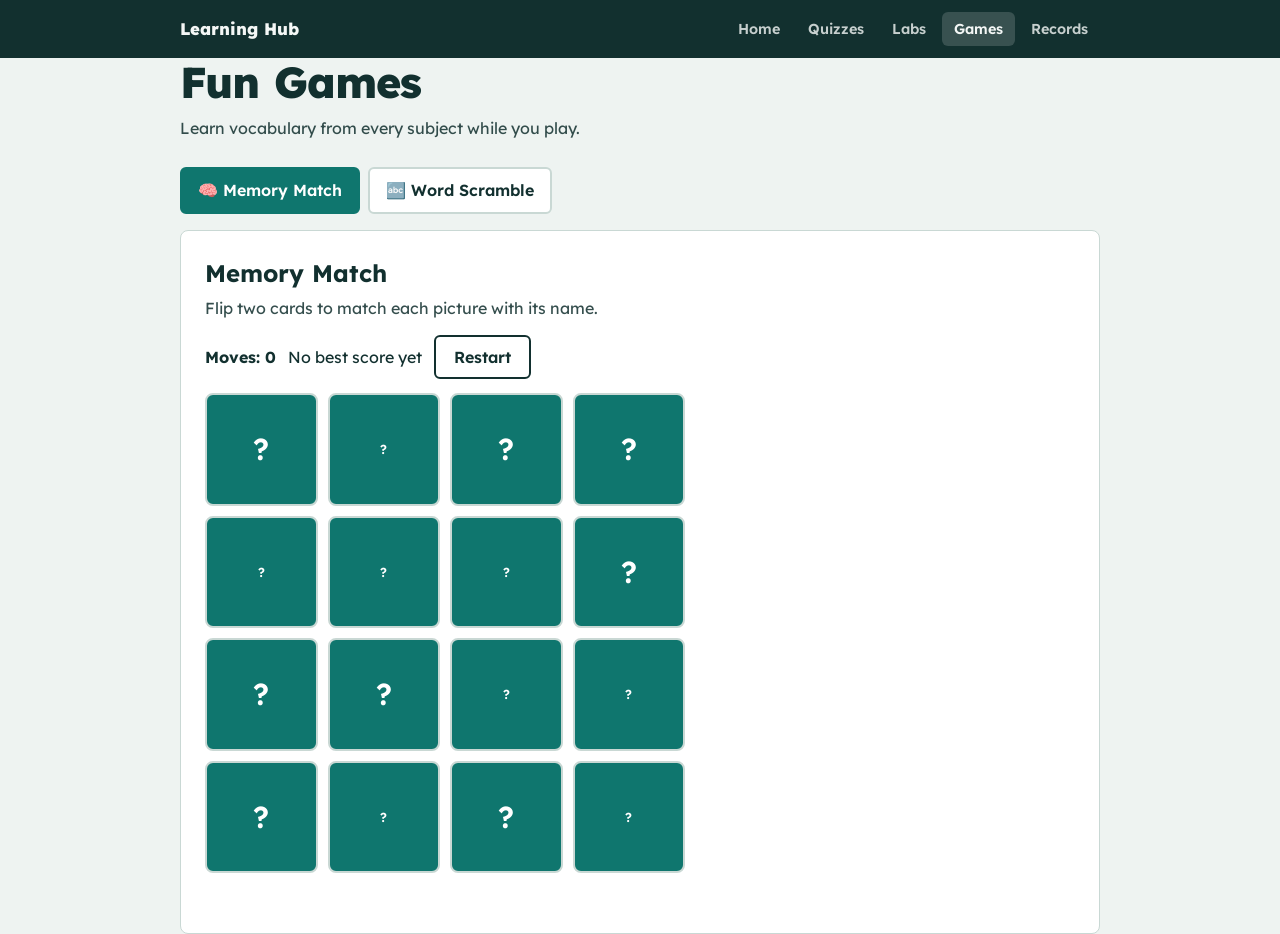
<file: games.html>
<!DOCTYPE html>
<html lang="en">
<head>
<meta charset="utf-8">
<meta name="viewport" content="width=device-width, initial-scale=1">
<title>Fun Games | Learning Hub</title>
<link href="https://fonts.googleapis.com/css2?family=Lexend:wght@400;600;800&display=swap" rel="stylesheet">
<style>
:root{--bg:#eef3f1;--ink:#12302f;--card:#fff;--line:#c9d8d4;--ok:#15803d;--bad:#b91c1c;--head:#12302f;--headtxt:#f4f7f6;--acc:#0f766e;--onacc:#fff}
@media (prefers-color-scheme:dark){:root{--bg:#0d1c1c;--ink:#e6efed;--card:#142a2a;--line:#2b4545;--ok:#4ade80;--bad:#f87171;--head:#071212;--acc:#2dd4bf;--onacc:#04201d}}
*{box-sizing:border-box}
body{margin:0;font-family:Lexend,system-ui,sans-serif;background:var(--bg);color:var(--ink);line-height:1.55}
.wrap{max-width:960px;margin:0 auto;padding:0 20px}
.top{background:var(--head);color:var(--headtxt);position:sticky;top:0;z-index:5}
.top .wrap{display:flex;align-items:center;gap:8px 22px;flex-wrap:wrap;padding-top:12px;padding-bottom:12px}
.brand{font-weight:800;font-size:1.05rem;color:inherit;text-decoration:none;margin-right:auto}
.top nav{display:flex;gap:4px;flex-wrap:wrap}
.top nav a{color:inherit;text-decoration:none;font-weight:600;font-size:.9rem;padding:6px 12px;border-radius:6px;opacity:.8}
.top nav a:hover{opacity:1}
.top nav a[aria-current=page]{background:rgba(255,255,255,.16);opacity:1}
main{padding-top:28px;padding-bottom:56px}
h1{font-size:clamp(1.8rem,5vw,2.7rem);font-weight:800;letter-spacing:-.02em;line-height:1.15;margin:0 0 8px}
.lead{max-width:56ch;opacity:.85;margin:0 0 26px}
.grid{display:grid;gap:16px;grid-template-columns:repeat(auto-fit,minmax(250px,1fr))}
.hub{display:block;text-decoration:none;color:inherit;background:var(--card);border:1px solid var(--line);border-top:8px solid var(--c);border-radius:8px;padding:22px}
.hub:hover{border-color:var(--c)}
.hub .ic{font-size:2.2rem}
.hub h2{margin:6px 0}
.hub p{margin:0;opacity:.85;font-size:.95rem}
.chips{display:flex;gap:8px;flex-wrap:wrap;margin:0;padding:0;list-style:none}
.chips li{border:1px solid var(--line);background:var(--card);border-radius:20px;padding:4px 14px;font-size:.88rem;font-weight:600}
h3{margin:34px 0 12px}
.tabs{display:flex;gap:8px;flex-wrap:wrap;margin-bottom:16px}
.tab{font:inherit;font-weight:600;padding:9px 16px;border-radius:6px;border:2px solid var(--line);background:var(--card);color:var(--ink);cursor:pointer}
.tab[aria-selected=true]{background:var(--acc);border-color:var(--acc);color:var(--onacc)}
.panel{background:var(--card);border:1px solid var(--line);border-radius:8px;padding:24px}
.panel h2{margin:0 0 4px}
.panel>p{margin:0 0 12px;opacity:.85}
.btn{font:inherit;font-weight:600;border:2px solid var(--acc);background:var(--acc);color:var(--onacc);padding:8px 18px;border-radius:6px;cursor:pointer}
.btn.alt{background:transparent;color:var(--ink);border-color:var(--ink)}
input,select,textarea{font:inherit;color:var(--ink);background:var(--bg);border:2px solid var(--line);border-radius:6px;padding:8px 10px;max-width:100%}
textarea{width:100%;min-height:100px}
label{display:block;font-weight:600;margin:12px 0 4px}
:focus-visible{outline:3px solid var(--acc);outline-offset:2px}
.big{font-size:2.6rem;font-weight:800;color:var(--acc);line-height:1.2}
.row{display:flex;gap:12px;flex-wrap:wrap;margin-top:14px;align-items:center}
.cols{display:flex;gap:14px;flex-wrap:wrap}
.cols>div{flex:1 1 140px}
.cols input,.cols select{width:100%}
.bits{display:flex;gap:6px;flex-wrap:wrap;margin:14px 0}
.bit{font:inherit;width:56px;border:2px solid var(--line);background:var(--bg);color:var(--ink);border-radius:6px;padding:6px 0;cursor:pointer;display:flex;flex-direction:column;align-items:center}
.bit small{font-size:.75rem;opacity:.75}
.bit b{font-size:1.5rem}
.bit.on{background:var(--acc);border-color:var(--acc);color:var(--onacc)}
.out{margin-top:16px;padding:14px;border-radius:6px;background:var(--bg);border:1px solid var(--line)}
.out ul{margin:6px 0 0;padding-left:20px}
.cards{display:grid;grid-template-columns:repeat(4,1fr);gap:10px;max-width:480px;margin-top:14px}
.card{aspect-ratio:1;font:inherit;font-weight:600;font-size:.82rem;border-radius:8px;border:2px solid var(--line);background:var(--acc);color:var(--onacc);cursor:pointer;display:grid;place-items:center;padding:2px}
.card.up,.card.done{background:var(--bg);color:var(--ink)}
.card.done{border-color:var(--ok)}
.card.emo{font-size:1.9rem}
.scr{font-size:clamp(1.6rem,6vw,2.4rem);font-weight:800;letter-spacing:.3em;margin:10px 0;word-break:break-all}
.msg{min-height:1.6em;font-weight:600;margin-top:10px}
.msg.g{color:var(--ok)}.msg.r{color:var(--bad)}
footer{text-align:center;font-size:.8rem;opacity:.7;padding:0 20px 28px}
</style>
</head>
<body>
<header class="top"><div class="wrap">
<a class="brand" href="index.html">Learning Hub</a>
<nav aria-label="Main"><a href="index.html">Home</a><a href="quiz.html">Quizzes</a><a href="labs.html">Labs</a><a href="games.html" aria-current="page">Games</a><a href="records.html">Records</a></nav>
</div></header>
<main class="wrap">
<h1>Fun Games</h1>
<p class="lead">Learn vocabulary from every subject while you play.</p>
<div class="tabs" id="tabs" role="tablist"></div>
<section class="panel" id="panel"></section>
</main>
<script>
const $=id=>document.getElementById(id);
const shuffle=a=>{a=a.slice();for(let i=a.length-1;i>0;i--){const j=Math.floor(Math.random()*(i+1));[a[i],a[j]]=[a[j],a[i]]}return a};
const ls={get(k){try{return JSON.parse(localStorage.getItem(k))}catch(e){return null}},set(k,v){try{localStorage.setItem(k,JSON.stringify(v))}catch(e){}}};

function memory(el){
  const P=[["🔨","Hammer"],["🪚","Saw"],["📏","Ruler"],["🖱️","Mouse"],["⌨️","Keyboard"],["🥄","Spoon"],["🌱","Seedling"],["🐟","Tilapia"]];
  const deck=shuffle(P.flatMap((p,i)=>[{i,t:p[0],e:1},{i,t:p[1]}]));
  let open=[],moves=0,found=0,lock=false;
  const best=ls.get("best-mem");
  el.innerHTML=`<h2>Memory Match</h2><p>Flip two cards to match each picture with its name.</p><div class="row"><b id="mv">Moves: 0</b><span>${best?"Best: "+best+" moves":"No best score yet"}</span><button class="btn alt" id="again">Restart</button></div><div class="cards" id="cd"></div><div class="msg" id="msg" aria-live="polite"></div>`;
  $("again").onclick=()=>memory(el);
  deck.forEach(c=>{
    const b=document.createElement("button");b.className="card"+(c.e?" emo":"");b.textContent="?";b.setAttribute("aria-label","Face-down card");
    b.onclick=()=>{
      if(lock||b.classList.contains("up"))return;
      b.classList.add("up");b.textContent=c.t;b.setAttribute("aria-label",c.e?"Picture: "+P[c.i][1]:c.t);open.push([b,c]);
      if(open.length<2)return;
      moves++;$("mv").textContent="Moves: "+moves;
      const [[b1,c1],[b2,c2]]=open;
      if(c1.i===c2.i){
        b1.disabled=b2.disabled=true;b1.classList.add("done");b2.classList.add("done");open=[];
        if(++found===P.length){
          $("msg").className="msg g";$("msg").textContent="You matched them all in "+moves+" moves!";
          if(!best||moves<best)ls.set("best-mem",moves);
        }
      }else{
        lock=true;
        setTimeout(()=>{[b1,b2].forEach(x=>{x.classList.remove("up");x.textContent="?";x.setAttribute("aria-label","Face-down card")});open=[];lock=false},900);
      }
    };
    $("cd").append(b);
  });
}

function scramble(el){
  const W=[["KEYBOARD","Input device used for typing"],["COMPOST","Organic fertilizer from decayed matter"],["HAMMER","Its claw pulls out nails"],["SEEDLING","Young plant ready to transplant"],["PANDIWA","Salitang nagsasaad ng kilos"],["PANGNGALAN","Ngalan ng tao, hayop, bagay, o lugar"],["TILAPIA","Popular freshwater fish"],["PASSWORD","Secret code that protects your account"],["RECIPE","Instructions for cooking a dish"],["BAYANIHAN","Pagtutulungan ng komunidad"]];
  const list=shuffle(W);let i=0,score=0;
  const scr=w=>{let s;do{s=shuffle([...w]).join("")}while(s===w);return s};
  const best=ls.get("best-scr");
  const next=()=>{
    if(i>=list.length){
      if(!best||score>best)ls.set("best-scr",score);
      el.innerHTML=`<h2>Word Scramble</h2><div class="big">${score} / ${list.length}</div><p>${score>=8?"Excellent vocabulary!":"Good effort. Play again to improve."}</p><button class="btn" id="re">Play again</button>`;
      $("re").onclick=()=>scramble(el);return;
    }
    const [w,h]=list[i];
    el.innerHTML=`<h2>Word Scramble</h2><p>Word ${i+1} of ${list.length}. Score: ${score}${best?" (best "+best+")":""}</p><div class="scr" aria-label="Scrambled letters">${scr(w)}</div><p><b>Hint:</b> ${h}</p>
    <form id="f"><label for="a">Your answer</label><input id="a" autocomplete="off" autocapitalize="characters" required><div class="row"><button class="btn" type="submit">Check</button><button class="btn alt" type="button" id="skip">Skip</button></div></form><div class="msg" id="msg" aria-live="polite"></div>`;
    $("a").focus();
    $("skip").onclick=()=>{i++;next()};
    $("f").onsubmit=e=>{
      e.preventDefault();
      if($("a").value.trim().toUpperCase()===w){score++;$("msg").className="msg g";$("msg").textContent="Correct!";setTimeout(()=>{i++;next()},700)}
      else{$("msg").className="msg r";$("msg").textContent="Not quite. Try again or skip.";$("a").select()}
    };
  };
  next();
}

const GAMES=[{n:"🧠 Memory Match",f:memory},{n:"🔤 Word Scramble",f:scramble}];
GAMES.forEach((g,k)=>{
  const b=document.createElement("button");b.className="tab";b.setAttribute("role","tab");b.textContent=g.n;
  b.onclick=ev=>{if(ev&&ev.isTrusted)try{localStorage.setItem("hub-last",JSON.stringify({t:g.n.replace(/^\S+\s/,""),href:"games.html#"+["memory","scramble"][k]}))}catch(e){}document.querySelectorAll(".tab").forEach(t=>t.setAttribute("aria-selected",t===b));g.f($("panel"))};
  $("tabs").append(b);
  if(!k)b.click();
});
if(location.hash==="#scramble")document.querySelectorAll(".tab")[1].click();
</script>
</body>
</html>
</file>
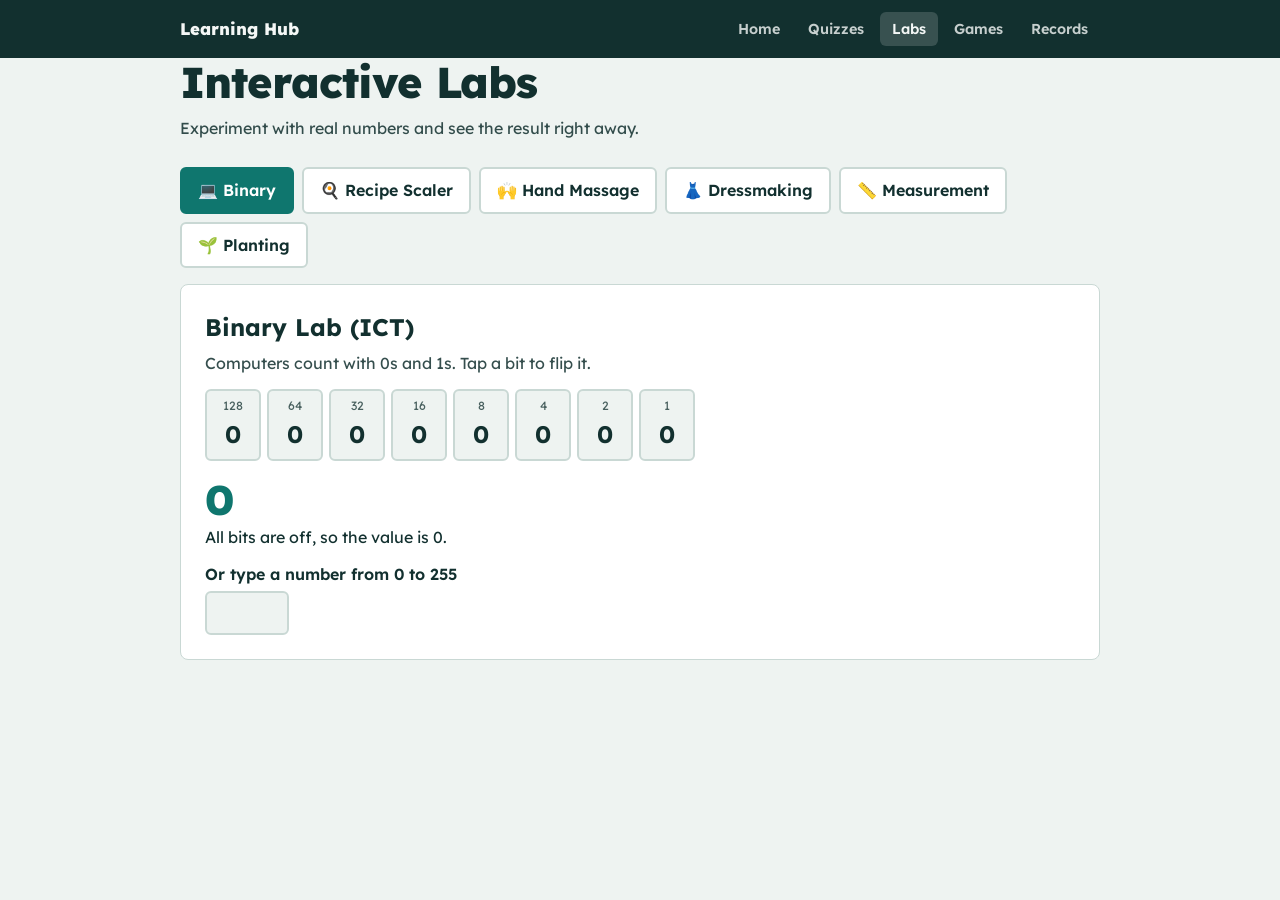
<file: labs.html>
<!DOCTYPE html>
<html lang="en">
<head>
<meta charset="utf-8">
<meta name="viewport" content="width=device-width, initial-scale=1">
<title>Interactive Labs | Learning Hub</title>
<link href="https://fonts.googleapis.com/css2?family=Lexend:wght@400;600;800&display=swap" rel="stylesheet">
<style>
:root{--bg:#eef3f1;--ink:#12302f;--card:#fff;--line:#c9d8d4;--ok:#15803d;--bad:#b91c1c;--head:#12302f;--headtxt:#f4f7f6;--acc:#0f766e;--onacc:#fff}
@media (prefers-color-scheme:dark){:root{--bg:#0d1c1c;--ink:#e6efed;--card:#142a2a;--line:#2b4545;--ok:#4ade80;--bad:#f87171;--head:#071212;--acc:#2dd4bf;--onacc:#04201d}}
*{box-sizing:border-box}
body{margin:0;font-family:Lexend,system-ui,sans-serif;background:var(--bg);color:var(--ink);line-height:1.55}
.wrap{max-width:960px;margin:0 auto;padding:0 20px}
.top{background:var(--head);color:var(--headtxt);position:sticky;top:0;z-index:5}
.top .wrap{display:flex;align-items:center;gap:8px 22px;flex-wrap:wrap;padding-top:12px;padding-bottom:12px}
.brand{font-weight:800;font-size:1.05rem;color:inherit;text-decoration:none;margin-right:auto}
.top nav{display:flex;gap:4px;flex-wrap:wrap}
.top nav a{color:inherit;text-decoration:none;font-weight:600;font-size:.9rem;padding:6px 12px;border-radius:6px;opacity:.8}
.top nav a:hover{opacity:1}
.top nav a[aria-current=page]{background:rgba(255,255,255,.16);opacity:1}
main{padding-top:28px;padding-bottom:56px}
h1{font-size:clamp(1.8rem,5vw,2.7rem);font-weight:800;letter-spacing:-.02em;line-height:1.15;margin:0 0 8px}
.lead{max-width:56ch;opacity:.85;margin:0 0 26px}
.grid{display:grid;gap:16px;grid-template-columns:repeat(auto-fit,minmax(250px,1fr))}
.hub{display:block;text-decoration:none;color:inherit;background:var(--card);border:1px solid var(--line);border-top:8px solid var(--c);border-radius:8px;padding:22px}
.hub:hover{border-color:var(--c)}
.hub .ic{font-size:2.2rem}
.hub h2{margin:6px 0}
.hub p{margin:0;opacity:.85;font-size:.95rem}
.chips{display:flex;gap:8px;flex-wrap:wrap;margin:0;padding:0;list-style:none}
.chips li{border:1px solid var(--line);background:var(--card);border-radius:20px;padding:4px 14px;font-size:.88rem;font-weight:600}
h3{margin:34px 0 12px}
.tabs{display:flex;gap:8px;flex-wrap:wrap;margin-bottom:16px}
.tab{font:inherit;font-weight:600;padding:9px 16px;border-radius:6px;border:2px solid var(--line);background:var(--card);color:var(--ink);cursor:pointer}
.tab[aria-selected=true]{background:var(--acc);border-color:var(--acc);color:var(--onacc)}
.panel{background:var(--card);border:1px solid var(--line);border-radius:8px;padding:24px}
.panel h2{margin:0 0 4px}
.panel>p{margin:0 0 12px;opacity:.85}
.btn{font:inherit;font-weight:600;border:2px solid var(--acc);background:var(--acc);color:var(--onacc);padding:8px 18px;border-radius:6px;cursor:pointer}
.btn.alt{background:transparent;color:var(--ink);border-color:var(--ink)}
input,select,textarea{font:inherit;color:var(--ink);background:var(--bg);border:2px solid var(--line);border-radius:6px;padding:8px 10px;max-width:100%}
textarea{width:100%;min-height:100px}
label{display:block;font-weight:600;margin:12px 0 4px}
:focus-visible{outline:3px solid var(--acc);outline-offset:2px}
.big{font-size:2.6rem;font-weight:800;color:var(--acc);line-height:1.2}
.row{display:flex;gap:12px;flex-wrap:wrap;margin-top:14px;align-items:center}
.cols{display:flex;gap:14px;flex-wrap:wrap}
.cols>div{flex:1 1 140px}
.cols input,.cols select{width:100%}
.bits{display:flex;gap:6px;flex-wrap:wrap;margin:14px 0}
.bit{font:inherit;width:56px;border:2px solid var(--line);background:var(--bg);color:var(--ink);border-radius:6px;padding:6px 0;cursor:pointer;display:flex;flex-direction:column;align-items:center}
.bit small{font-size:.75rem;opacity:.75}
.bit b{font-size:1.5rem}
.bit.on{background:var(--acc);border-color:var(--acc);color:var(--onacc)}
.out{margin-top:16px;padding:14px;border-radius:6px;background:var(--bg);border:1px solid var(--line)}
.out ul{margin:6px 0 0;padding-left:20px}
.cards{display:grid;grid-template-columns:repeat(4,1fr);gap:10px;max-width:480px;margin-top:14px}
.card{aspect-ratio:1;font:inherit;font-weight:600;font-size:.82rem;border-radius:8px;border:2px solid var(--line);background:var(--acc);color:var(--onacc);cursor:pointer;display:grid;place-items:center;padding:2px}
.card.up,.card.done{background:var(--bg);color:var(--ink)}
.card.done{border-color:var(--ok)}
.card.emo{font-size:1.9rem}
.scr{font-size:clamp(1.6rem,6vw,2.4rem);font-weight:800;letter-spacing:.3em;margin:10px 0;word-break:break-all}
.msg{min-height:1.6em;font-weight:600;margin-top:10px}
.msg.g{color:var(--ok)}.msg.r{color:var(--bad)}
footer{text-align:center;font-size:.8rem;opacity:.7;padding:0 20px 28px}
</style>
<style>
.hm{display:grid;grid-template-columns:minmax(0,5fr) minmax(250px,3fr);gap:18px;margin-top:12px}
@media(max-width:820px){.hm{grid-template-columns:1fr}}
.hm canvas{width:100%;aspect-ratio:4/3;display:block;border-radius:8px;border:1px solid var(--line);background:#e8eff6;touch-action:none;cursor:grab}
.hm canvas:active{cursor:grabbing}
.hm-top{display:flex;gap:8px;flex-wrap:wrap;margin:10px 0 0}
.hm-tab{font:inherit;font-weight:600;padding:8px 16px;border-radius:6px;border:2px solid var(--line);background:var(--bg);color:var(--ink);cursor:pointer}
.hm-tab[aria-selected=true]{background:var(--ink);border-color:var(--ink);color:var(--card)}
.hm-ctl{display:flex;gap:8px;flex-wrap:wrap;margin-top:8px}
.hm-ctl .btn{padding:6px 12px;font-size:.88rem}
.hm-hint{font-size:.82rem;opacity:.75;margin:8px 0 0}
.hm-side h3{margin:0 0 8px}
.hm-side ul{margin:0 0 10px;padding-left:20px}
.hm-side li{margin:6px 0}
.hm-steps,.hm-lv{display:flex;gap:6px;flex-wrap:wrap;margin-bottom:12px}
.hm-steps button,.hm-lv button{font:inherit;font-weight:600;min-width:38px;padding:6px 10px;border-radius:6px;border:2px solid var(--line);background:var(--bg);color:var(--ink);cursor:pointer}
.hm-steps button.on,.hm-lv button.on{background:var(--acc);border-color:var(--acc);color:var(--onacc)}
.hm-chips{display:flex;gap:6px;flex-wrap:wrap;margin-bottom:10px}
.hm-chips span,.hm-chip{font-size:.82rem;border:1px solid var(--line);background:var(--bg);border-radius:16px;padding:3px 10px;display:inline-flex;align-items:center;gap:6px}
.hm-chip i{width:12px;height:12px;border-radius:3px;display:inline-block}
.hm-tip{font-size:.9rem;background:var(--bg);border-left:4px solid var(--acc);padding:8px 10px;border-radius:4px;margin:0 0 12px}
.hm-bar{height:8px;border-radius:4px;background:var(--line);overflow:hidden;margin:6px 0}
.hm-bar i{display:block;height:100%;background:var(--acc)}
.hm-goal{margin:0 0 6px}
.hm-legend{display:flex;gap:6px;flex-wrap:wrap;margin:10px 0}
.hm-side label{display:flex;gap:8px;align-items:center;font-weight:400;margin:10px 0}
.hm-mast{font-size:.88rem;opacity:.85;margin-top:12px}
.hm-tools{display:flex;gap:6px;flex-wrap:wrap;margin-bottom:12px}
.hm-tools button{font:inherit;font-size:.82rem;font-weight:600;border:2px solid var(--line);background:var(--bg);color:var(--ink);border-radius:16px;padding:3px 10px;cursor:pointer}
.hm-tools button.on{background:#f59e0b;border-color:#f59e0b;color:#2b1a00}
.hm-lbl{font-size:.8rem;font-weight:600;opacity:.8;margin-bottom:6px}
.hm-skin{display:inline-flex;align-items:center;gap:6px;margin:0;font-weight:600;font-size:.88rem}
.hm-skin select{padding:4px 8px}
</style>
</head>
<body>
<header class="top"><div class="wrap">
<a class="brand" href="index.html">Learning Hub</a>
<nav aria-label="Main"><a href="index.html">Home</a><a href="quiz.html">Quizzes</a><a href="labs.html" aria-current="page">Labs</a><a href="games.html">Games</a><a href="records.html">Records</a></nav>
</div></header>
<main class="wrap">
<h1>Interactive Labs</h1>
<p class="lead">Experiment with real numbers and see the result right away.</p>
<div class="tabs" id="tabs" role="tablist"></div>
<section class="panel" id="panel"></section>
</main>
<script>
const $=id=>document.getElementById(id);

function binary(el){
  let bits=[0,0,0,0,0,0,0,0];
  el.innerHTML=`<h2>Binary Lab (ICT)</h2><p>Computers count with 0s and 1s. Tap a bit to flip it.</p><div class="bits" id="bits"></div><div class="big" id="dec"></div><div id="eq"></div><label for="n">Or type a number from 0 to 255</label><input id="n" type="number" min="0" max="255">`;
  const draw=()=>{
    $("bits").innerHTML="";
    bits.forEach((b,i)=>{
      const v=128>>i,btn=document.createElement("button");
      btn.className="bit"+(b?" on":"");btn.innerHTML=`<small>${v}</small><b>${b}</b>`;
      btn.setAttribute("aria-label","Bit worth "+v+", currently "+b);
      btn.onclick=()=>{bits[i]=1-bits[i];draw()};$("bits").append(btn);
    });
    const parts=bits.map((b,i)=>b?128>>i:0).filter(Boolean),sum=parts.reduce((a,b)=>a+b,0);
    $("dec").textContent=sum;
    $("eq").textContent=parts.length?parts.join(" + ")+" = "+sum:"All bits are off, so the value is 0.";
  };
  $("n").oninput=e=>{const v=Math.max(0,Math.min(255,parseInt(e.target.value)||0));bits=v.toString(2).padStart(8,"0").split("").map(Number);draw()};
  draw();
}

function recipe(el){
  el.innerHTML=`<h2>Recipe Scaler (Home Economics)</h2><p>Change the number of servings and every ingredient adjusts.</p>
  <div class="cols"><div><label for="o">Recipe makes</label><input id="o" type="number" min="1" value="4"></div><div><label for="d">You need</label><input id="d" type="number" min="1" value="10"></div></div>
  <label for="ing">Ingredients (one per line, start with the amount)</label><textarea id="ing">2 cups rice\n1/2 tsp salt\n1 1/2 tbsp cooking oil\n3 cloves garlic</textarea>
  <div class="out"><b>Scaled ingredients</b><ul id="res"></ul></div>`;
  const fmt=n=>String(Math.round(n*100)/100);
  const num=s=>{s=s.trim();let m=s.match(/^(\d+)\s+(\d+)\/(\d+)$/);if(m)return +m[1]+m[2]/m[3];m=s.match(/^(\d+)\/(\d+)$/);return m?m[1]/m[2]:parseFloat(s)};
  const run=()=>{
    const f=(+$("d").value||0)/(+$("o").value||1);
    $("res").innerHTML=$("ing").value.split("\n").filter(l=>l.trim()).map(l=>{
      const m=l.match(/^\s*(\d+\s+\d+\/\d+|\d+\/\d+|\d*\.?\d+)\s*(.*)$/);
      return "<li>"+(m?fmt(num(m[1])*f)+" "+m[2]:l)+"</li>";
    }).join("");
  };
  ["o","d","ing"].forEach(i=>$(i).oninput=run);run();
}

function measure(el){
  const U={mm:1,cm:10,m:1000,in:25.4,ft:304.8};
  const opts=k=>Object.keys(U).map(u=>`<option ${u===k?"selected":""}>${u}</option>`).join("");
  el.innerHTML=`<h2>Measurement Converter (Industrial Arts)</h2><p>Convert between metric and inch units before you cut.</p>
  <div class="cols"><div><label for="v">Value</label><input id="v" type="number" value="2.5" step="any"></div><div><label for="f">From</label><select id="f">${opts("m")}</select></div><div><label for="t">To</label><select id="t">${opts("cm")}</select></div></div>
  <div class="out"><div class="big" id="r"></div><div id="note"></div></div>`;
  const run=()=>{
    const mm=(+$("v").value||0)*U[$("f").value],r=mm/U[$("t").value];
    $("r").textContent=(Math.round(r*1000)/1000)+" "+$("t").value;
    $("note").textContent="That equals "+(Math.round(mm/25.4*100)/100)+" inches or "+(Math.round(mm/10*100)/100)+" cm.";
  };
  ["v","f","t"].forEach(i=>$(i).oninput=run);run();
}

function planting(el){
  el.innerHTML=`<h2>Planting Calculator (Agri-Fishery Arts)</h2><p>Estimate how many seedlings your garden plot needs.</p>
  <div class="cols"><div><label for="L">Plot length (m)</label><input id="L" type="number" value="10" min="1" step="any"></div><div><label for="W">Plot width (m)</label><input id="W" type="number" value="4" min="1" step="any"></div></div>
  <div class="cols"><div><label for="rs">Space between rows (cm)</label><input id="rs" type="number" value="50" min="5"></div><div><label for="ps">Space between plants (cm)</label><input id="ps" type="number" value="30" min="5"></div></div>
  <div class="out"><div class="big" id="tot"></div><div id="det"></div></div>`;
  const run=()=>{
    const rows=Math.floor(($("W").value*100)/($("rs").value||1)),per=Math.floor(($("L").value*100)/($("ps").value||1));
    $("tot").textContent=(rows*per)+" seedlings";
    $("det").textContent=rows+" rows with "+per+" plants per row on a "+($("L").value*$("W").value)+" square meter plot.";
  };
  ["L","W","rs","ps"].forEach(i=>$(i).oninput=run);run();
}

const LAB3D=(()=>{
const PI=Math.PI,D=PI/180;
const add=(a,b)=>[a[0]+b[0],a[1]+b[1],a[2]+b[2]],sub=(a,b)=>[a[0]-b[0],a[1]-b[1],a[2]-b[2]],mul=(a,k)=>[a[0]*k,a[1]*k,a[2]*k],dot=(a,b)=>a[0]*b[0]+a[1]*b[1]+a[2]*b[2],cross=(a,b)=>[a[1]*b[2]-a[2]*b[1],a[2]*b[0]-a[0]*b[2],a[0]*b[1]-a[1]*b[0]],norm=a=>{const l=Math.hypot(a[0],a[1],a[2])||1;return[a[0]/l,a[1]/l,a[2]/l]};
const clamp=(v,a,b)=>Math.max(a,Math.min(b,v));
const rgbOf=c=>[1,3,5].map(i=>parseInt(c.slice(i,i+2),16));
const mixHex=(a,b,t)=>{const x=rgbOf(a),y=rgbOf(b);return"#"+[0,1,2].map(i=>Math.round(x[i]+(y[i]-x[i])*t).toString(16).padStart(2,"0")).join("")};

/* ---------- 3D shape helpers (faces are {v:[points],c:hex,b:depthBias}) ---------- */
function box(cx,cy,cz,w,h,d,c,cb,b){const x0=cx-w/2,x1=cx+w/2,y0=cy-h/2,y1=cy+h/2,z0=cz-d/2,z1=cz+d/2,B=b||0;return[
 {v:[[x0,y1,z0],[x1,y1,z0],[x1,y1,z1],[x0,y1,z1]],c,b:B},{v:[[x0,y0,z0],[x1,y0,z0],[x1,y0,z1],[x0,y0,z1]],c:cb||c,b:B},
 {v:[[x0,y0,z1],[x1,y0,z1],[x1,y1,z1],[x0,y1,z1]],c,b:B},{v:[[x0,y0,z0],[x1,y0,z0],[x1,y1,z0],[x0,y1,z0]],c,b:B},
 {v:[[x0,y0,z0],[x0,y0,z1],[x0,y1,z1],[x0,y1,z0]],c,b:B},{v:[[x1,y0,z0],[x1,y0,z1],[x1,y1,z1],[x1,y1,z0]],c,b:B}]}
function prism(p0,p1,r0,r1,n,c,c2){const a=norm(sub(p1,p0)),h=Math.abs(a[1])<.9?[0,1,0]:[1,0,0],u=norm(cross(a,h)),v=cross(a,u);
 const ring=(p,r)=>Array.from({length:n},(_,i)=>{const t=i/n*2*PI;return add(p,add(mul(u,r*Math.cos(t)),mul(v,r*Math.sin(t))))});
 const A=ring(p0,r0),B=ring(p1,r1),f=[];for(let i=0;i<n;i++){const j=(i+1)%n;f.push({v:[A[i],A[j],B[j],B[i]],c})}
 f.push({v:A,c:c2||c},{v:B,c:c2||c});return f}
function ell(c,rx,ry,rz,col,n=8,m=5){const Q=(i,j)=>{const th=i/m*PI,ph=j/n*2*PI;return[c[0]+rx*Math.sin(th)*Math.cos(ph),c[1]+ry*Math.cos(th),c[2]+rz*Math.sin(th)*Math.sin(ph)]},f=[];for(let i=0;i<m;i++)for(let j=0;j<n;j++)f.push({v:[Q(i,j),Q(i,j+1),Q(i+1,j+1),Q(i+1,j)],c:col});return f}
function loft(secs,n,col,colB,p=.55){const ring=s=>Array.from({length:n},(_,i)=>{const t=i/n*2*PI,c=Math.cos(t),z=Math.sin(t);return[(s.x||0)+s.w/2*Math.sign(c)*Math.pow(Math.abs(c),p),(s.y||0)+s.h/2*Math.sign(z)*Math.pow(Math.abs(z),p),s.z]});
 const R=secs.map(ring),f=[];for(let a=0;a<R.length-1;a++)for(let i=0;i<n;i++){const j=(i+1)%n;f.push({v:[R[a][i],R[a][j],R[a+1][j],R[a+1][i]],c:Math.sin((i+.5)/n*2*PI)<0?(colB||col):col})}
 f.push({v:R[0],c:col},{v:R[R.length-1],c:col});return f}
function slab(p0,p1,w0,w1,h,c){const d=norm(sub(p1,p0)),u=norm(cross(d,[0,1,0])),up=[0,h/2,0];const q=(p,w,sg,sv)=>add(add(p,mul(u,w/2*sg)),mul(up,sv));
 const A=[q(p0,w0,-1,1),q(p0,w0,1,1),q(p1,w1,1,1),q(p1,w1,-1,1)],B=[q(p0,w0,-1,-1),q(p0,w0,1,-1),q(p1,w1,1,-1),q(p1,w1,-1,-1)];
 return[{v:A,c},{v:B,c},{v:[A[0],A[1],B[1],B[0]],c},{v:[A[1],A[2],B[2],B[1]],c},{v:[A[2],A[3],B[3],B[2]],c},{v:[A[3],A[0],B[0],B[3]],c}]}
function extrude(pts,y0,y1,c){const T=pts.map(p=>[p[0],y1,p[1]]),B=pts.map(p=>[p[0],y0,p[1]]),f=[{v:T,c},{v:B,c}];for(let i=0;i<pts.length;i++){const j=(i+1)%pts.length;f.push({v:[B[i],B[j],T[j],T[i]],c})}return f}
const quad=(y,x0,z0,x1,z1,c,b)=>({v:[[x0,y,z0],[x1,y,z0],[x1,y,z1],[x0,y,z1]],c,b:b||0});
const mapF=(faces,fn)=>faces.map(f=>({...f,v:f.v.map(fn)}));
const circ=(x,z,r)=>Array.from({length:25},(_,i)=>[x+r*Math.cos(i/24*2*PI),z+r*Math.sin(i/24*2*PI)]);
const ellp=(cx,y,cz,rx,rz)=>Array.from({length:33},(_,i)=>[cx+rx*Math.cos(i/32*2*PI),y,cz+rz*Math.sin(i/32*2*PI)]);

/* ================= the shared studio engine ================= */
function studio(el,cfg){
const TASKS=cfg.tasks,TOOLS=cfg.tools,LES=cfg.lessons,SLOTS=cfg.slots,PLACED=cfg.placed,N=TASKS.length,tdef=id=>TOOLS.find(t=>t.id===id);
let P;try{P=JSON.parse(localStorage.getItem(cfg.key))||{}}catch(e){P={}}P.d=P.d||{};P.fl=P.fl||0;
const savep=()=>{try{localStorage.setItem(cfg.key,JSON.stringify(P))}catch(e){}};
const S={mode:"learn",step:0,level:1,skin:cfg.skin?1:0,sel:null,info:null};
let body=cfg.build(S.skin),tools=[],run=null,drag=null,down=null,camDrag=null,hov=null,raf=0,path=null,camS=null,hang=0,hT=0;
const CP=cfg.camP;let cam={yaw:0,pitch:CP.pitch,dist:CP.dist},camT={...cam},tg=CP.tg.slice(),tgT=CP.tg.slice();
const ACC="#0f766e",RING="#f59e0b";

el.innerHTML=`<h2>${cfg.title}</h2><p>${cfg.intro}</p>
<div class="hm-top"><button class="hm-tab" data-m="learn">1. Learn the steps</button><button class="hm-tab" data-m="practice">2. Practice with tools</button></div>
<div class="hm"><div><canvas id="hmc" role="img" aria-label="${cfg.title} 3D scene"></canvas>
<div class="hm-ctl">${cfg.flip?'<button class="btn alt" id="hflip">Flip hand</button>':''}<button class="btn alt" id="hzin">Zoom +</button><button class="btn alt" id="hzout">Zoom −</button><button class="btn alt" id="hreset">Reset view</button>${cfg.skin?'<label class="hm-skin">Skin tone <select id="skin"><option value="0">Light</option><option value="1" selected>Medium</option><option value="2">Deep</option></select></label>':''}</div>
<p class="hm-hint">Drag empty space to rotate the view. Tap a tool to see its name. On a phone you can also tap a tool, then tap where it goes.</p></div>
<div class="hm-side" id="hside"></div></div>`;
const cv=el.querySelector("#hmc"),ctx=cv.getContext("2d"),side=el.querySelector("#hside");

const makeTools=shuf=>{const order=SLOTS.map((_,i)=>i);if(shuf)for(let i=order.length-1;i>0;i--){const j=Math.floor(Math.random()*(i+1));[order[i],order[j]]=[order[j],order[i]]}
 return TOOLS.map((d,i)=>{const s=SLOTS[order[i]];return{d,id:d.id,x:s[0],z:s[1],y:0,lift:0,sx:1,sy:1,sz:1,tx:s[0],tz:s[1],ty:0,tsx:1,tsy:1,tsz:1,hx:s[0],hz:s[1],placed:false,drag:false,faces:d.build()}})};
const goHome=t=>Object.assign(t,{tx:t.hx,tz:t.hz,ty:0,tsx:1,tsy:1,tsz:1});
const place=t=>{const p=PLACED[t.id];Object.assign(t,{placed:true,tx:p.x,tz:p.z,ty:p.y||0,tsx:p.sx||1,tsy:p.sy||1,tsz:p.sz||1})};

function setMode(m){S.mode=m;S.sel=null;S.info=null;el.querySelectorAll(".hm-tab").forEach(b=>b.setAttribute("aria-selected",b.dataset.m===m));
 if(m==="learn"){tools=makeTools(false);run=null;goStep(S.step)}else startRun()}
function goStep(i){S.step=clamp(i,0,LES.length-1);const L=LES[S.step];
 hT=L.side?PI:0;camT={yaw:L.cam[0],pitch:L.cam[1],dist:L.cam[2]};tgT=(L.tg||cfg.tgLearn).slice();
 const st=L.strokes.map(s=>s.map(q=>q.length===3?q:[q[0],L.y,q[1]]));let tot=0;
 const lens=st.map(s=>{let l=0;for(let k=1;k<s.length;k++)l+=Math.hypot(s[k][0]-s[k-1][0],s[k][1]-s[k-1][1],s[k][2]-s[k-1][2]);tot+=l;return l});
 path={strokes:st,lens,tot,col:L.col,hand:!!cfg.flip};renderSide()}
function startRun(){run={idx:0,mistakes:0,msg:"Pick up a tool and drag it to the right place.",cls:"",done:false};
 tools=makeTools(true);path=null;S.sel=null;hT=0;camT={yaw:0,pitch:CP.pitch,dist:CP.dist};tgT=CP.tg.slice();renderSide()}
function finish(){run.done=true;P.d[S.level]=true;if(S.level===3&&run.mistakes===0)P.fl++;savep()}

function renderSide(){
 if(S.mode==="learn"){const L=LES[S.step],ti=S.info&&tdef(S.info);
  side.innerHTML=`<div class="hm-steps">${LES.map((l,i)=>`<button data-a="step" data-i="${i}" class="${i===S.step?"on":""}" aria-label="Step ${i+1}: ${l.t}">${i+1}</button>`).join("")}</div><h3>Step ${S.step+1}: ${L.t}</h3><ul>${L.pts.map(p=>`<li>${p}</li>`).join("")}</ul><div class="hm-chips">${L.chips.map(c=>`<span><b>${c[0]}:</b> ${c[1]}</span>`).join("")}</div><p class="hm-tip"><b>Safety tip:</b> ${L.tip}</p><div class="hm-lbl">Tool guide: tap a tool here or in the 3D scene</div><div class="hm-tools">${tools.map(o=>`<button data-a="tool" data-i="${o.id}" class="${S.info===o.id?"on":""}">${o.d.ic} ${o.d.name}</button>`).join("")}</div>${ti?`<p class="hm-tip" style="border-color:${RING}"><b>${ti.ic} ${ti.name}:</b> ${ti.job}</p>`:""}<div class="row"><button class="btn alt" data-a="prev"${S.step?"":" disabled"}>Back</button><button class="btn" data-a="next">${S.step===LES.length-1?"Start practice":"Next step"}</button></div>`;return}
 const k=run,lv=S.level,task=TASKS[Math.min(k.idx,N-1)],td=tdef(task.t);
 const goal=lv===1?`Drag the <b>${td.name}</b> to <b>“${task.label}”</b>. ${task.goal}`:lv===2?`${task.goal} Choose the right tool.`:task.goal;
 let b;
 if(k.done){const acc=Math.round(N/(N+k.mistakes)*100);
  b=`<h3>Level ${lv} complete!</h3><p>Accuracy: <b>${acc}%</b> · Mistakes: <b>${k.mistakes}</b></p>`+(lv===3?(k.mistakes===0?`<p>Flawless run! You need 2 flawless Level 3 runs to master this (${Math.min(P.fl,2)} of 2).</p>`:`<p>To master it you need a Level 3 run with no mistakes. Try again.</p>`):`<p>${k.mistakes===0?"Perfect.":"Good work."} Move up when you are ready.</p>`)+`<div class="row"><button class="btn alt" data-a="restart">Try again</button>${lv<3?`<button class="btn" data-a="nextlvl">Next level</button>`:""}<button class="btn alt" data-a="learn">Review steps</button></div>`}
 else b=`<p class="hm-goal"><b>Step ${k.idx+1} of ${N}.</b> ${goal}</p><div class="hm-bar"><i style="width:${k.idx/N*100}%"></i></div><p>Mistakes: <b>${k.mistakes}</b></p>`+(lv<3?`<div class="hm-legend">${TOOLS.map(d=>`<span class="hm-chip">${d.ic} ${d.name}</span>`).join("")}</div>`:`<p class="hm-hint">Level 3 has no guides. Identify each tool by its shape and purpose.</p>`)+`<p class="msg ${k.cls}" aria-live="polite">${k.msg}</p><div class="row"><button class="btn alt" data-a="restart">Restart</button></div>`;
 side.innerHTML=`<div class="hm-lv">${[1,2,3].map(n=>`<button data-a="lvl" data-i="${n}" class="${n===lv?"on":""}">Level ${n}${P.d[n]?" ✓":""}</button>`).join("")}</div><p class="hm-hint" style="margin:0 0 10px">${["","Guided: the needed tool is circled, named, and its target glows.","Names on hover: hover or tap a tool to see its name. Targets are outlined.","Master: no names, no targets. Use shape and purpose."][lv]}</p>${b}<p class="hm-mast">${P.fl>=2?"🏅 <b>Mastered!</b> ":""}Level 3 flawless runs: ${Math.min(P.fl,2)} / 2</p>`}
side.onclick=e=>{const b=e.target.closest("[data-a]");if(!b)return;const a=b.dataset.a,i=+b.dataset.i;
 if(a==="step")goStep(i);else if(a==="prev")goStep(S.step-1);else if(a==="next"){S.step===LES.length-1?setMode("practice"):goStep(S.step+1)}
 else if(a==="tool"){S.info=S.info===b.dataset.i?null:b.dataset.i;renderSide()}
 else if(a==="lvl"){S.level=i;startRun()}else if(a==="restart")startRun();else if(a==="nextlvl"){S.level=Math.min(3,S.level+1);startRun()}else if(a==="learn")setMode("learn")};
el.querySelectorAll(".hm-tab").forEach(b=>b.onclick=()=>setMode(b.dataset.m));
const q=id=>el.querySelector(id);
if(q("#hflip"))q("#hflip").onclick=()=>{hT=hT?0:PI};
if(q("#skin"))q("#skin").onchange=e=>{S.skin=+e.target.value;body=cfg.build(S.skin)};
q("#hzin").onclick=()=>{camT.dist=clamp(camT.dist*.85,5,26)};q("#hzout").onclick=()=>{camT.dist=clamp(camT.dist*1.18,5,26)};
q("#hreset").onclick=()=>{if(S.mode==="learn")goStep(S.step);else{camT={yaw:0,pitch:CP.pitch,dist:CP.dist};tgT=CP.tg.slice()}};

/* ---------- camera + input ---------- */
const proj=p=>{const C=camS,d=sub(p,C.eye),z=dot(d,C.fw);return[C.W/2+C.F*dot(d,C.rt)/z,C.H/2-C.F*dot(d,C.up)/z,z]};
const ray=(sx,sy,h)=>{const C=camS,d=add(add(C.fw,mul(C.rt,(sx-C.W/2)/C.F)),mul(C.up,-(sy-C.H/2)/C.F));if(d[1]>-.03)return null;return add(C.eye,mul(d,(h-C.eye[1])/d[1]))};
const pt=e=>{const r=cv.getBoundingClientRect();return[(e.clientX-r.left)*cv.width/r.width,(e.clientY-r.top)*cv.height/r.height]};
function pick(sx,sy,incl){let best=null,bd=1e9;for(const t of tools){if(t.placed&&!incl)continue;const c=proj([t.x,t.y+t.d.h*t.sy/2,t.z]);const rad=Math.max(camS.H*.08,t.d.w*.5*camS.F/c[2]);const dd=Math.hypot(c[0]-sx,c[1]-sy);if(dd<rad&&dd<bd){bd=dd;best=t}}return best}
cv.addEventListener("pointerdown",e=>{cv.setPointerCapture(e.pointerId);const[sx,sy]=pt(e);down={sx,sy,moved:0,tool:S.mode==="learn"?pick(sx,sy,true):null};
 if(S.mode==="practice"&&run&&!run.done&&!S.sel){const t=pick(sx,sy);if(t){drag=t;t.drag=true;return}}
 camDrag={x:e.clientX,y:e.clientY}});
cv.addEventListener("pointermove",e=>{const[sx,sy]=pt(e);
 if(!down){hov=S.mode==="practice"?pick(sx,sy):null;return}
 down.moved=Math.max(down.moved,Math.hypot(sx-down.sx,sy-down.sy));
 if(drag){const p=ray(sx,sy,.9);if(p){drag.x=clamp(p[0],-7.4,7.4);drag.z=clamp(p[2],-5,5)}}
 else if(camDrag){cam.yaw=camT.yaw=cam.yaw-(e.clientX-camDrag.x)*.008;cam.pitch=camT.pitch=clamp(cam.pitch+(e.clientY-camDrag.y)*.006,.3,1.45);camDrag={x:e.clientX,y:e.clientY}}});
const up=e=>{if(!down)return;const[sx,sy]=pt(e),tap=down.moved<camS.H*.02;
 if(drag){const t=drag;drag=null;t.drag=false;if(tap){S.sel=t;goHome(t)}else drop(t)}
 else if(S.mode==="learn"&&tap&&down.tool){S.info=down.tool.id;renderSide()}
 else if(tap&&S.sel&&run&&!run.done){const p=ray(sx,sy,.9),t=S.sel;S.sel=null;if(p){t.x=p[0];t.z=p[2];drop(t)}}
 down=null;camDrag=null};
cv.addEventListener("pointerup",up);cv.addEventListener("pointercancel",up);
cv.addEventListener("wheel",e=>{e.preventDefault();camT.dist=cam.dist=clamp(cam.dist*(1+e.deltaY*.001),5,26)},{passive:false});

function drop(t){const k=run;if(!k||k.done)return;
 if(t.x>cfg.tray[0]){goHome(t);return}
 const task=TASKS[k.idx],need=tdef(task.t),inZone=Math.hypot(t.x-task.zx,t.z-task.zz)<=task.zr,easy=S.level<3;
 if(t.id===task.t&&inZone){place(t);k.idx++;k.cls="g";k.msg="Correct! "+need.job;if(k.idx>=N){finish();k.msg="All steps done!"}}
 else{k.mistakes++;k.cls="r";goHome(t);k.msg=t.id!==task.t?(easy?`That is the ${t.d.name}. This step needs the ${need.name}.`:"Not quite. Think about what this step needs."):(easy?`Right tool, wrong spot. Move it to “${task.label}”.`:"Right tool, but check where it belongs.")}
 renderSide()}

/* ---------- drawing ---------- */
const LD=norm([-.35,.9,.5]),hexc={};
const rgb=c=>hexc[c]||(hexc[c]=rgbOf(c));
const shade=(c,n)=>{const r=rgb(c),k=.5+.5*Math.abs(dot(n,LD));return`rgb(${r[0]*k|0},${r[1]*k|0},${r[2]*k|0})`};
const poly=(pts,fill,stroke,lw)=>{ctx.beginPath();pts.forEach((p,i)=>i?ctx.lineTo(p[0],p[1]):ctx.moveTo(p[0],p[1]));ctx.closePath();if(fill){ctx.fillStyle=fill;ctx.fill()}if(stroke){ctx.strokeStyle=stroke;ctx.lineWidth=lw||1;ctx.stroke()}};
const flat=(pts,y)=>pts.map(p=>proj([p[0],y,p[1]]));
function label(txt,p,col){const H=camS.H;ctx.font=`600 ${Math.round(H*.026)}px Lexend,system-ui,sans-serif`;const w=ctx.measureText(txt).width+16,h=H*.05;ctx.fillStyle="rgba(255,255,255,.93)";ctx.fillRect(p[0]-w/2,p[1]-h/2,w,h);ctx.strokeStyle=col;ctx.lineWidth=2;ctx.strokeRect(p[0]-w/2,p[1]-h/2,w,h);ctx.fillStyle="#12302f";ctx.textAlign="center";ctx.textBaseline="middle";ctx.fillText(txt,p[0],p[1]+1)}
const disc=(x,z,r)=>Array.from({length:28},(_,j)=>[x+r*Math.cos(j/28*2*PI),z+r*Math.sin(j/28*2*PI)]);

function frame(now){
 raf=requestAnimationFrame(frame);
 const dpr=Math.min(2,window.devicePixelRatio||1),W=Math.round(cv.clientWidth*dpr),H=Math.round(cv.clientHeight*dpr);
 if(!W||!H)return;if(cv.width!==W||cv.height!==H){cv.width=W;cv.height=H}
 const t=now/1000;
 for(const k of["yaw","pitch","dist"])cam[k]+=(camT[k]-cam[k])*.1;tg=tg.map((v,i)=>v+(tgT[i]-v)*.1);hang+=(hT-hang)*.12;
 const cp=Math.cos(cam.pitch),eye=[tg[0]+cam.dist*cp*Math.sin(cam.yaw),tg[1]+cam.dist*Math.sin(cam.pitch),tg[2]+cam.dist*cp*Math.cos(cam.yaw)];
 const fw=norm(sub(tg,eye)),rt=norm(cross(fw,[0,1,0]));camS={eye,fw,rt,up:cross(rt,fw),W,H,F:H*1.3};
 for(const o of tools){if(!o.drag){o.x+=(o.tx-o.x)*.2;o.z+=(o.tz-o.z)*.2}o.y+=(o.ty-o.y)*.2;o.sx+=(o.tsx-o.sx)*.2;o.sy+=(o.tsy-o.sy)*.2;o.sz+=(o.tsz-o.sz)*.2;o.lift+=(((o.drag||S.sel===o)?.7:0)-o.lift)*.25}
 const g=ctx.createLinearGradient(0,0,0,H);g.addColorStop(0,"#d6e5f4");g.addColorStop(1,"#f3f6fa");ctx.fillStyle=g;ctx.fillRect(0,0,W,H);
 const[tx,tz]=cfg.table,tr=cfg.tray;
 poly(flat([[-tx,-tz],[tx,-tz],[tx,tz],[-tx,tz]],0),cfg.tableCol,"#b99d77",2);
 poly(flat([[tr[0],-tr[1]],[tx-.2,-tr[1]],[tx-.2,tr[1]],[tr[0],tr[1]]],.004),"#cdd8e4","#8ea1b8",2);
 const polys=[];
 const addF=(faces,tf,bias)=>{for(const fc of faces){const v3=fc.v.map(tf),p=v3.map(proj);if(p.some(a=>a[2]<.3))continue;let z=0;for(const a of p)z+=a[2];polys.push({p,z:z/p.length-(bias||0)-(fc.b||0),c:fc.c,n:norm(cross(sub(v3[1],v3[0]),sub(v3[2],v3[0])))})}};
 const ca=Math.cos(hang),sa=Math.sin(hang),hy=cfg.hy||0;
 addF(body.flip,p=>[p[0]*ca-p[1]*sa,p[0]*sa+p[1]*ca+hy,p[2]]);addF(body.fixed,p=>p);
 for(const o of tools)addF(o.faces,p=>[p[0]*o.sx+o.x,p[1]*o.sy+o.y+o.lift,p[2]*o.sz+o.z]);
 const ringOf=o=>{const r=Math.max(o.d.w*.5+.3,.7);polys.push({zone:1,p:flat(disc(o.x,o.z,r),.03),z:proj([o.x,.03,o.z])[2]-.1,col:RING,a:.25+.15*Math.sin(now/200),c:rgb(RING)})};
 if(S.mode==="learn"&&S.info){const o=tools.find(a=>a.id===S.info);if(o)ringOf(o)}
 if(S.mode==="practice"&&run&&!run.done){
  if(S.level===1){const o=tools.find(a=>a.id===TASKS[run.idx].t);if(o&&!o.drag)ringOf(o)}
  if(S.level<3){const lst=S.level===1?[run.idx]:TASKS.map((_,i)=>i).filter(i=>i>=run.idx);
   for(const i of lst){const z=TASKS[i];polys.push({zone:1,p:flat(disc(z.zx,z.zz,z.zr),z.zy),z:proj([z.zx,z.zy,z.zz])[2]-.2,col:ACC,a:S.level===1?.3+.15*Math.sin(now/250):.18,c:rgb(ACC)})}}}
 polys.sort((a,b)=>b.z-a.z);
 for(const o of polys){if(o.zone){poly(o.p,`rgba(${o.c[0]},${o.c[1]},${o.c[2]},${o.a})`,o.col,Math.max(2,H*.006));continue}poly(o.p,shade(o.c,o.n),"rgba(0,0,0,.14)",1)}
 if(path&&path.tot){
  const hp=q=>proj(path.hand?[q[0]*ca-q[1]*sa,q[0]*sa+q[1]*ca+hy,q[2]]:q);
  ctx.lineCap="round";ctx.lineJoin="round";ctx.strokeStyle=path.col+"bb";ctx.lineWidth=H*.012;
  for(const s of path.strokes){ctx.beginPath();s.forEach((a,i)=>{const p=hp(a);i?ctx.lineTo(p[0],p[1]):ctx.moveTo(p[0],p[1])});ctx.stroke()}
  let s=(t*1.8)%path.tot,i=0;while(i<path.strokes.length-1&&s>path.lens[i]){s-=path.lens[i];i++}
  const st=path.strokes[i];let acc=0,pos=st[0];
  for(let k=1;k<st.length;k++){const sl=Math.hypot(st[k][0]-st[k-1][0],st[k][1]-st[k-1][1],st[k][2]-st[k-1][2]);if(acc+sl>=s){const f=(s-acc)/(sl||1);pos=[0,1,2].map(a=>st[k-1][a]+(st[k][a]-st[k-1][a])*f);break}acc+=sl;pos=st[k]}
  const dp=hp(pos);ctx.beginPath();ctx.arc(dp[0],dp[1],H*.022,0,2*PI);ctx.fillStyle="#fff";ctx.fill();ctx.lineWidth=H*.008;ctx.strokeStyle=path.col;ctx.stroke()}
 const showAll=S.mode==="learn"||(run&&S.level===1);
 for(const o of tools){if(o.placed)continue;
  if(showAll||(S.mode==="practice"&&S.level===2&&(o===hov||o===drag||o===S.sel)))label(o.d.name,proj([o.x,o.y+o.d.h*o.sy+.55+o.lift,o.z]),ACC)}
 if(S.mode==="practice"&&run&&!run.done&&S.level===1){const z=TASKS[run.idx];label(z.label,proj([z.zx,z.zy+.1,z.zz]),RING)}
}
setMode("learn");raf=requestAnimationFrame(frame);
window._mstop=()=>cancelAnimationFrame(raf);
window.__hm={proj:p=>proj(p),get tools(){return tools},get run(){return run},S,TASKS};
}

/* ================= HAND MASSAGE ================= */
const SKINS=["#e6bb9b","#c68a64","#8d5a3b"];
function buildHand(i){
 const S=SKINS[i],Pm=mixHex(S,"#f2b8a2",.45),Nl=mixHex(S,"#ffd9d0",.55),Cr=mixHex(S,"#5a2e1a",.4);
 const f=[...loft([{z:-1.15,w:1.95,h:.4},{z:-.5,w:2.05,h:.5},{z:.4,w:1.95,h:.5},{z:1.1,w:1.55,h:.38},{z:1.7,w:1.5,h:.36},{z:2.7,w:1.7,h:.44},{z:3.9,w:1.95,h:.5}],14,S,Pm),
  ...ell([-.9,-.1,.5],.5,.26,.7,Pm),...ell([.75,-.08,.35],.32,.22,.5,Pm),
  ...box(0,-.257,-.3,1.3,.01,.04,Cr,null,.2),...box(0,-.257,.25,1.1,.01,.04,Cr,null,.2),...box(0,-.2,1.15,1.35,.01,.03,Cr,null,.2)];
 const fing=(p,d,L,r)=>{f.push(...ell(p,r*1.05,r,r*1.05,S));L.forEach((len,k)=>{const qq=add(p,mul(d,len)),r1=r*(1-(k+1)*.1);f.push(...prism(p,qq,r*(1-k*.1),r1,8,S),...ell(qq,r1*1.04,r1,r1*1.04,S));p=qq});f.push(...ell([p[0]-d[0]*.2,r*.62,p[2]-d[2]*.2],r*.55,.03,.2,Nl))};
 [[-.72,-5,[.85,.55,.45],.2],[-.24,-1,[.95,.62,.5],.21],[.24,3,[.88,.58,.47],.2],[.72,8,[.7,.45,.4],.17]].forEach(([x,a,L,r])=>fing([x,.02,-1.1],[Math.sin(a*D),0,-Math.cos(a*D)],L,r));
 fing([-1,-.03,.6],[-Math.sin(40*D),0,-Math.cos(40*D)],[.85,.65],.25);
 return{flip:f,fixed:[]}}
const MT=[
 {id:"san",name:"Hand sanitizer",ic:"🧴",job:"Cleans your hands before you touch the client.",h:1.8,w:.8,build:()=>[...prism([0,0,0],[0,1.25,0],.36,.36,14,"#bfe2f5"),...prism([0,.3,0],[0,.85,0],.372,.372,14,"#2e7fd0"),...prism([0,1.25,0],[0,1.45,0],.36,.16,14,"#bfe2f5"),...prism([0,1.45,0],[0,1.6,0],.16,.16,10,"#f2f4f6"),...prism([0,1.6,0],[0,1.74,0],.07,.07,8,"#f2f4f6"),...box(.12,1.8,0,.55,.13,.17,"#f2f4f6"),...box(.38,1.76,0,.1,.05,.08,"#dde2e8")]},
 {id:"tow",name:"Hand towel",ic:"🧻",job:"Protects the table and gives the hand a soft, clean surface.",h:.25,w:2,build:()=>[...box(0,.11,0,2,.22,1.5,"#f7f7f4"),...box(0,.075,0,2.012,.01,1.512,"#dfe3e8"),...box(0,.15,0,2.012,.01,1.512,"#dfe3e8"),...box(.7,.115,0,.14,.225,1.52,"#7fa6d1")]},
 {id:"pad",name:"Wrist pad",ic:"🩹",job:"Supports the wrist so the muscles can relax.",h:.14,w:1.7,build:()=>ell([0,.06,0],.85,.08,.5,"#8a96a6",14,5)},
 {id:"lot",name:"Massage lotion",ic:"🧴",job:"Helps your hands glide smoothly over the skin.",h:1.5,w:.95,build:()=>[...prism([0,0,0],[0,1,0],.46,.46,14,"#f7f0e4"),...prism([0,.25,0],[0,.72,0],.472,.472,14,"#e8a0b8"),...prism([0,1,0],[0,1.14,0],.3,.3,12,"#ffffff"),...prism([0,1.14,0],[0,1.34,0],.07,.07,8,"#ffffff"),...box(.1,1.4,0,.5,.14,.2,"#ffffff")]},
 {id:"oil",name:"Cuticle oil",ic:"🫙",job:"Softens the cuticles and nails at the end.",h:1.35,w:.56,build:()=>[...prism([0,0,0],[0,.75,0],.28,.28,12,"#9c5420"),...prism([0,.2,0],[0,.5,0],.288,.288,12,"#f1e2c8"),...prism([0,.75,0],[0,.9,0],.28,.13,12,"#9c5420"),...prism([0,.9,0],[0,1.05,0],.15,.15,12,"#1f1f1f"),...ell([0,1.27,0],.12,.22,.12,"#1f1f1f")]},
 {id:"wt",name:"Warm towel",ic:"♨️",job:"Relaxes the hand at the end. Test the heat on your own wrist first.",h:.84,w:1.7,build:()=>[...prism([-.85,.42,0],[.85,.42,0],.42,.42,14,"#f5efe4","#e8dcc6"),...prism([-.6,.42,0],[-.5,.42,0],.43,.43,14,"#c8a97e"),...prism([.5,.42,0],[.6,.42,0],.43,.43,14,"#c8a97e")]}
];
const massageCfg=()=>({key:"lab-massage-v2",title:"Hand Massage",intro:"Learn each step on a realistic hand, then practice by dragging real tools into place until you master it.",
 build:buildHand,flip:true,skin:true,hy:.35,table:[7.6,5.2],tableCol:"#e7d6bd",tray:[3,4.6],tgLearn:[.3,.3,.4],
 camP:{pitch:.95,dist:17.5,tg:[1.2,.3,.4]},tools:MT,
 slots:[[4.3,-3.2],[6.2,-3.2],[4.3,0],[6.2,0],[4.3,3.2],[6.2,3.2]],
 placed:{san:{x:-4.4,z:3.4},tow:{x:0,z:.8,sx:1.3,sy:.5,sz:2.8},pad:{x:0,z:3.2,y:.1},lot:{x:0,z:-.8,y:.6},oil:{x:0,z:-2.7,y:.58},wt:{x:0,z:.9,y:.62,sx:1.3,sy:.45,sz:2.6}},
 tasks:[
  {t:"san",zx:-4.4,zz:3.4,zr:1.2,zy:.02,label:"Your hands",goal:"Clean your hands before you touch the client."},
  {t:"tow",zx:0,zz:.8,zr:2,zy:.02,label:"Under the hand and forearm",goal:"Protect the table and give the hand a soft, clean surface."},
  {t:"pad",zx:0,zz:3.2,zr:1,zy:.02,label:"Under the wrist",goal:"Support the wrist so the muscles can relax."},
  {t:"lot",zx:0,zz:-.8,zr:1,zy:.6,label:"Back of the hand",goal:"Add a little lotion so your hands glide smoothly."},
  {t:"oil",zx:0,zz:-2.7,zr:.8,zy:.58,label:"Fingertips and nails",goal:"Care for the cuticles and nails at the end."},
  {t:"wt",zx:0,zz:.9,zr:1.2,zy:.62,label:"Over the hand and wrist",goal:"Relax the hand and finish. Test the heat on your own wrist first."}],
 lessons:[
 {t:"Prepare and stay safe",y:.3,cam:[0,.95,17.5],tg:[1.1,.3,.4],col:"#2563eb",strokes:[],pts:["Sanitize or wash your hands. Remove rings and bracelets that could scratch.","Ask about cuts, rashes, swelling, recent injuries, or allergies to lotion. Skip any affected area and never massage over broken skin.","Seat the client comfortably. Place a towel and a wrist pad under the hand and forearm.","Agree on pressure: ask the client to tell you if it feels too light or too firm."],chips:[["Tools","Sanitizer, towel, wrist pad"],["Pressure","Not yet"]],tip:"Never force a stroke. Stop if the client feels pain."},
 {t:"Apply the lotion",y:.3,cam:[0,1.05,11],col:"#16a34a",strokes:[[[-.8,-1],[.8,-.6],[-.8,-.2],[.8,.2],[-.8,.6],[.8,1]]],pts:["Put a small amount of lotion in your palm and rub your hands together to warm it.","Spread it over the back of the hand, the fingers, and the wrist with your whole palm.","Add more only if your hands drag. Too much lotion makes strokes slippery and hard to control."],chips:[["Pressure","Very light"],["Stroke","Spreading"]],tip:"Check that the client has no allergy to the product."},
 {t:"Long gliding strokes",y:.3,cam:[.25,1.05,11],col:"#2563eb",strokes:[[[-.5,-2.9],[-.5,1.8]],[[0,-3.1],[0,1.8]],[[.5,-2.9],[.5,1.8]]],pts:["Cradle the hand with one hand. With the other, glide from the fingertips toward the wrist in one smooth line.","Return with almost no pressure, then repeat 5 to 6 times.","Keep a steady rhythm. These strokes warm the skin and help the client relax."],chips:[["Pressure","Light to medium"],["Direction","Toward the wrist and heart"]],tip:"Keep your own wrists relaxed so the glide stays smooth."},
 {t:"Thumb strokes between the tendons",y:.3,cam:[-.2,1.15,9],col:"#9333ea",strokes:[-.6,-.2,.2,.6].map(x=>[[x,-1],[x,1.1]]),pts:["Rest your fingers under the palm for support.","Use the pad of your thumb in the grooves between the tendons, moving from the knuckles toward the wrist.","Work each groove with small, slow, overlapping strokes."],chips:[["Pressure","Medium"],["Direction","Knuckles to wrist"]],tip:"Avoid pressing hard on bones or knuckles."},
 {t:"Palm kneading",side:1,y:-.3,cam:[.3,1.15,9],col:"#ea580c",strokes:[circ(0,-.1,.55),circ(-.85,.5,.35),circ(.7,.2,.35)],pts:["Turn the hand palm up and support the back of it.","Make small thumb circles across the center of the palm.","Press and release the fleshy base of the thumb and the pad on the little-finger side."],chips:[["Pressure","Medium, then release slowly"],["Stroke","Small circles"]],tip:"Ease off right away if the client says it hurts."},
 {t:"Fingers and thumb",y:.3,cam:[-.15,1.1,9],col:"#0e7490",strokes:[[[-.72,-1.1],[-.88,-2.94]],[[-.24,-1.1],[-.28,-3.17]],[[.24,-1.1],[.34,-3.03]],[[.72,-1.1],[.94,-2.63]],[[-1,.6],[-1.96,-.55]]],pts:["Hold one finger at its base between your thumb and index finger.","Squeeze lightly and slide to the tip, then give a gentle, slow pull. Never jerk.","Make small circles around each joint. Do all four fingers and the thumb."],chips:[["Pressure","Light to medium"],["Direction","Base to tip"]],tip:"Skip any swollen or painful joint."},
 {t:"Wrist and finish",y:.3,cam:[.2,1,12],col:"#be185d",strokes:[circ(0,1.55,.55),[[0,-2.9],[0,3.6]]],pts:["Hold the forearm still and gently circle the wrist a few times each way, only as far as is comfortable.","Finish with two or three slow glides from the fingertips up the forearm.","Wrap the hand in a warm towel. Test the heat on your own wrist first. Add cuticle oil if you wish.","Ask for feedback, then wash your hands and clean the station."],chips:[["Pressure","Light"],["Towel","Warm, not hot"]],tip:"A warm towel should feel pleasantly warm, never hot."}]});

/* ================= DRESSMAKING ================= */
function buildDress(){
 const lin="#e8dcc0",fixed=[],fx=-4.6,fz=-.8;
 const torso=mapF(loft([{z:2.2,w:2.3,h:1.45},{z:2.3,w:2.4,h:1.5},{z:3.0,w:1.9,h:1.3},{z:3.8,w:2.4,h:1.6},{z:4.5,w:2.5,h:1.2},{z:4.85,w:.7,h:.7},{z:5.1,w:.6,h:.6}],16,lin,lin,.6),p=>[p[0]+fx,p[2],p[1]+fz]);
 fixed.push(...torso,...prism([fx,.15,fz],[fx,2.2,fz],.1,.1,8,"#3a3a3a"),...prism([fx,0,fz],[fx,.15,fz],.9,.9,16,"#2f2f2f"),...ell([fx,5.1,fz],.32,.15,.32,"#2b2b2b"));
 fixed.push(...box(0,.03,1.2,4.2,.06,3.2,"#eef4fa"));
 for(let i=0;i<12;i++)fixed.push(quad(.062,-2.1+i*.35+.09,-.4,-2.1+i*.35+.26,2.8,"#a9c7e8",.6));
 for(let j=0;j<9;j++)fixed.push(quad(.063,-2.1,-.4+j*.36+.09,2.1,-.4+j*.36+.26,"#a9c7e8",.6));
 return{flip:[],fixed}}
const rd="#d6453d",st="#cfd4db",pinC=["#f2c94c","#e74c3c","#3b82f6","#ffffff"];
const DT=[
 {id:"tape",name:"Tape measure",ic:"📏",job:"Soft tape for measuring the bust, waist, hip, and length.",h:.3,w:1.9,build:()=>{const f=[...prism([0,0,0],[0,.28,0],.45,.45,16,"#f4cf4d"),...prism([0,.28,0],[0,.3,0],.2,.2,12,"#d3a92f"),...box(1.0,.008,0,1.1,.016,.22,"#f6e089"),...box(1.58,.012,0,.06,.022,.24,"#9aa3ad")];for(let i=0;i<9;i++)f.push(...box(.55+i*.11,.017,0,.014,.004,.12,"#1f2937",null,.4));return f}},
 {id:"chalk",name:"Tailor's chalk",ic:"🔷",job:"Marks cutting and seam lines on fabric. It brushes off.",h:.16,w:1.1,build:()=>[...prism([0,0,0],[0,.1,0],.6,.6,3,"#4f8fd6"),...prism([0,.1,0],[0,.15,0],.5,.42,3,"#76a9e6")]},
 {id:"pins",name:"Pins and pincushion",ic:"📌",job:"Hold fabric layers or a pattern in place before cutting or sewing.",h:1,w:1.1,build:()=>{const f=[...ell([0,.26,0],.52,.3,.52,"#c43d33",12,6),...prism([0,0,0],[0,.08,0],.5,.5,12,"#7a2a24")];for(let i=0;i<8;i++){const a=i/8*2*PI+.3,r0=.15+.12*(i%2),p=[r0*Math.cos(a),.5,r0*Math.sin(a)],d=norm([Math.cos(a)*.4,1,Math.sin(a)*.4]),e=add(p,mul(d,.55));f.push(...prism(p,e,.018,.018,4,"#d5dae0"),...ell(add(p,mul(d,.58)),.05,.05,.05,pinC[i%4],6,4))}return f}},
 {id:"shears",name:"Fabric shears",ic:"✂️",job:"Long blades cut fabric smoothly. Use them only on fabric.",h:.3,w:1.3,build:()=>[...slab([0,.12,.3],[.22,.12,-1.45],.2,.03,.04,"#cfd4db"),...slab([0,.17,.3],[-.22,.17,-1.45],.2,.03,.04,"#bcc2ca"),...slab([-.05,.14,.25],[-.28,.14,.7],.14,.2,.1,"#1f2937"),...slab([.05,.14,.25],[.28,.14,.7],.14,.2,.1,"#1f2937"),...ell([-.3,.14,.95],.26,.08,.4,"#1f2937",10,5),...ell([.3,.14,.95],.26,.08,.4,"#1f2937",10,5),...ell([0,.23,.3],.06,.04,.06,"#b8860b")]},
 {id:"needle",name:"Needle and thread",ic:"🪡",job:"For hand stitching and basting (temporary stitches).",h:.75,w:1.1,build:()=>[...prism([0,0,0],[0,.08,0],.34,.34,12,"#d9b97a"),...prism([0,.08,0],[0,.62,0],.27,.27,12,rd),...prism([0,.62,0],[0,.7,0],.34,.34,12,"#d9b97a"),...slab([.5,.04,.4],[.5,.04,-.55],.04,.04,.03,"#d5dae0"),...slab([.3,.02,.1],[.5,.03,.35],.02,.02,.015,rd)]},
 {id:"mach",name:"Sewing machine",ic:"🧵",job:"Sews strong, even seams quickly.",h:1.8,w:1.9,build:()=>{const c="#ecebe6";return[...box(0,.09,0,1.9,.18,.9,c),...box(.7,.75,0,.45,1.3,.62,c),...box(-.05,1.25,0,1.65,.42,.62,c),...box(-.75,1.05,0,.5,.8,.6,"#e2e1db"),...prism([-.8,.8,.05],[-.8,.28,.05],.04,.025,6,st),...box(-.8,.24,.05,.28,.05,.2,"#aeb4bd"),...box(-.75,.19,0,.7,.02,.5,st),...prism([.95,1.2,0],[1.1,1.2,0],.28,.28,12,"#3b3b3b"),...prism([.2,1.46,0],[.2,1.75,0],.03,.03,6,"#aeb4bd"),...prism([.2,1.46,0],[.2,1.72,0],.12,.12,8,rd),...box(0,1.25,.32,1.5,.1,.02,"#3b82f6",null,.3),...prism([.7,.8,.31],[.7,.8,.36],.14,.14,10,"#2d3a4a")]}},
 {id:"ripper",name:"Seam ripper",ic:"🪝",job:"Removes wrong stitches without cutting the fabric.",h:.3,w:.6,build:()=>[...prism([0,.12,.55],[0,.12,-.15],.13,.1,8,"#b5651d"),...slab([0,.12,-.15],[0,.12,-.75],.05,.04,.04,"#bfc5cc"),...slab([-.07,.12,-.75],[-.07,.12,-1],.03,.03,.03,st),...slab([.07,.12,-.75],[.07,.12,-1.05],.03,.03,.03,st),...ell([.1,.12,-1.05],.07,.07,.07,"#d33")]},
 {id:"iron",name:"Iron",ic:"♨️",job:"Presses seams and hems flat for a neat finish.",h:1.1,w:1,build:()=>{const o=[[-.45,.7],[.45,.7],[.45,-.1],[.14,-.85],[-.14,-.85],[-.45,-.1]],i=o.map(p=>[p[0]*.88,p[1]*.9]);return[...extrude(o,0,.12,"#c9ced6"),...extrude(i,.12,.5,"#3b6ea8"),...box(0,.9,.2,.18,.15,.9,"#1f2937"),...box(0,.7,.58,.18,.4,.1,"#1f2937"),...box(0,.7,-.18,.18,.4,.1,"#1f2937"),...ell([0,.52,-.45],.12,.06,.12,"#e2e8f0")]}}
];
const FY=.12;
const dressCfg=()=>({key:"lab-dress-v1",title:"Dressmaking",intro:"Learn the basic steps of making a garment, then practice by placing real dressmaking tools where they belong until you master it.",
 build:buildDress,flip:false,skin:false,hy:0,table:[7.6,5.2],tableCol:"#d9c3a0",tray:[3,4.6],tgLearn:[0,.1,1.2],
 camP:{pitch:.95,dist:16.5,tg:[.6,.6,.5]},tools:DT,
 slots:[[4.2,-3.6],[6.2,-3.6],[4.2,-1.2],[6.2,-1.2],[4.2,1.2],[6.2,1.2],[4.2,3.6],[6.2,3.6]],
 placed:{tape:{x:-3.2,z:-.3},chalk:{x:-1.5,z:.3,y:.06},pins:{x:0,z:.3,y:.06},shears:{x:1.5,z:.3,y:.06},needle:{x:-1.5,z:1.4,y:.06},mach:{x:-.2,z:3.6},ripper:{x:0,z:1.4,y:.06},iron:{x:1.5,z:1.4,y:.06}},
 tasks:[
  {t:"tape",zx:-4.6,zz:-.8,zr:1.5,zy:.02,label:"Dress form",goal:"Take the body measurements first."},
  {t:"chalk",zx:-1.5,zz:.3,zr:.8,zy:.07,label:"Mark the cutting line",goal:"Mark the cutting line on the fabric."},
  {t:"pins",zx:0,zz:.3,zr:.8,zy:.07,label:"Pin the pattern",goal:"Hold the pattern and fabric together so they do not shift."},
  {t:"shears",zx:1.5,zz:.3,zr:.8,zy:.07,label:"Cut along the line",goal:"Cut the fabric along the marked line."},
  {t:"needle",zx:-1.5,zz:1.4,zr:.7,zy:.07,label:"Baste the seam",goal:"Hold the seam with long temporary stitches before machine sewing."},
  {t:"mach",zx:-.2,zz:3.6,zr:1.3,zy:.02,label:"Sewing station",goal:"Sew the seam with strong, even stitches."},
  {t:"ripper",zx:0,zz:1.4,zr:.7,zy:.07,label:"Wrong stitch",goal:"Undo a crooked stitch without cutting the fabric."},
  {t:"iron",zx:1.5,zz:1.4,zr:.7,zy:.07,label:"Press the seam",goal:"Press the seam flat for a neat finish."}],
 lessons:[
 {t:"Know your tools",y:FY,cam:[0,1.05,13],tg:[4.8,.4,.3],col:"#2563eb",strokes:[],pts:["Measuring: tape measure.","Marking: tailor's chalk.","Holding: pins and pincushion.","Cutting: fabric shears.","Sewing: needle and thread by hand, sewing machine for speed.","Fixing and finishing: seam ripper and iron."],chips:[["Try it","Tap each tool"],["Rule","Shears only cut fabric"]],tip:"Keep pins in the pincushion and carry scissors with the blades pointing down."},
 {t:"Take body measurements",y:FY,cam:[.4,.6,10],tg:[-4.6,2.9,-.8],col:"#be185d",strokes:[ellp(-4.6,3.8,-.8,1.3,.9),ellp(-4.6,3.0,-.8,1.05,.75),ellp(-4.6,2.3,-.8,1.3,.85)].map(s=>s.map(p=>[p[0],p[1],p[2]])),pts:["Bust: around the fullest part of the chest, with the tape level.","Waist: around the natural waistline, the narrowest part of the torso.","Hip: around the fullest part, usually about 20 cm (8 in) below the waist.","Keep the tape snug but not tight, and write each measurement down right away."],chips:[["Units","Centimeters or inches"],["Tape","Level all around"]],tip:"Measure over light clothing and stand relaxed and straight."},
 {t:"Prepare fabric and pattern",y:FY,cam:[0,1.1,11],tg:[0,.1,1.2],col:"#16a34a",strokes:[[[0,-.1],[0,2.7]],[[-1.5,.1],[1.5,.1],[1.5,2.3],[-1.5,2.3],[-1.5,.1]]],pts:["Check the fabric label. Wash and press the fabric first if it can shrink.","Straighten the fabric so the lengthwise grain runs parallel to the edge (selvage).","Place the pattern pieces on the fabric. Match each grainline arrow to the grain.","Keep the fabric flat on a clean table."],chips:[["Grain","Along the selvage"],["Check","Before you cut"]],tip:"Never cut until the pattern pieces are placed and checked."},
 {t:"Mark and cut",y:FY,cam:[0,1.1,10],tg:[0,.1,1.2],col:"#9333ea",strokes:[[[-1.5,.1],[1.5,.1],[1.5,2.3],[-1.5,2.3],[-1.5,.1]]],pts:["Trace around the pattern with tailor's chalk. Add seam allowance if the pattern does not include it.","Hold the fabric flat with your free hand.","Cut with long, smooth strokes and keep the lower blade on the table.","Cut small notches to mark points that must match."],chips:[["Seam allowance","1.5 cm (5/8 in) is common"],["Shears","Fabric only"]],tip:"Keep your fingers clear of the blades."},
 {t:"Pin and baste",y:FY,cam:[0,1.1,9],tg:[0,.1,1.3],col:"#ea580c",strokes:[[[1.5,.1],[1.5,2.3]],[[1.3,.1],[1.3,2.3]]],pts:["Place the two fabric pieces right sides together and match the edges and notches.","Pin across the seam line at right angles, about every 5 to 10 cm.","Baste with long temporary stitches if the fabric slips.","Remove the pins as you reach them when sewing."],chips:[["Pins","Across the seam"],["Basting","Long, temporary stitches"]],tip:"Never sew over pins with a machine. It can break the needle."},
 {t:"Sew the seam by machine",y:FY,cam:[0,1.05,9],tg:[0,.1,1.3],col:"#0e7490",strokes:[[[1.5,.1],[1.5,2.3]]],pts:["Raise the presser foot, slide the fabric under, and lower the foot.","Backstitch 2 to 3 stitches at the start, then sew forward at an even speed.","Guide the fabric gently. Do not pull or push it.","Backstitch again at the end and trim the threads."],chips:[["Seam allowance","1.5 cm (5/8 in)"],["Backstitch","Start and end"]],tip:"Keep your fingers away from the needle and your hair tied back."},
 {t:"Basic hand stitches",y:FY,cam:[.2,1.15,7],tg:[0,.1,1.2],col:"#d6453d",strokes:[[[-1,.4],[-.8,.4],[-.6,.4],[-.4,.4],[-.2,.4],[0,.4],[.2,.4],[.4,.4],[.6,.4],[.8,.4],[1,.4]]],pts:["Thread the needle and knot the end. Use a thread about the length of your arm so it does not tangle.","Running stitch: pass the needle in and out in a straight line with small, even stitches.","Backstitch: come up, go back one stitch length, then come up one stitch length ahead. It makes a strong seam.","A thimble on your middle finger helps push the needle through."],chips:[["Running stitch","Basting and gathers"],["Backstitch","Strong seams"]],tip:"Pull the thread gently so the fabric does not pucker."},
 {t:"Press, finish, and hem",y:FY,cam:[.2,1.05,10],tg:[0,.1,1.4],col:"#2563eb",strokes:[[[1.5,.1],[1.5,2.3]],[[-1.5,2.3],[1.5,2.3]]],pts:["Press each seam flat with the iron. Press down and lift. Do not drag.","Finish the raw edges with a zigzag stitch or pinking shears so they do not fray.","Hem: fold the edge up about 1 cm, fold again by 2 to 3 cm, pin, and stitch close to the fold.","Unplug the iron when you finish."],chips:[["Heat","Match the fabric"],["Hem","Fold twice"]],tip:"Test the heat on a scrap first. Stand the iron upright when it is not in use."}]});

return{massage:el=>studio(el,massageCfg()),dress:el=>studio(el,dressCfg())}
})();
function massage(el){LAB3D.massage(el)}
function dressmaking(el){LAB3D.dress(el)}

const LABS=[{n:"💻 Binary",f:binary},{n:"🍳 Recipe Scaler",f:recipe},{n:"🙌 Hand Massage",f:massage},{n:"👗 Dressmaking",f:dressmaking},{n:"📏 Measurement",f:measure},{n:"🌱 Planting",f:planting}];
LABS.forEach((l,i)=>{
  const b=document.createElement("button");b.className="tab";b.setAttribute("role","tab");b.textContent=l.n;
  b.onclick=ev=>{if(ev&&ev.isTrusted)try{localStorage.setItem("hub-last",JSON.stringify({t:l.n.replace(/^\S+\s/,""),href:"labs.html#"+["binary","recipe","massage","dress","measure","planting"][i]}))}catch(e){}if(window._mstop){window._mstop();window._mstop=null}document.querySelectorAll(".tab").forEach(t=>t.setAttribute("aria-selected",t===b));l.f($("panel"))};
  $("tabs").append(b);
  if(!i)b.click();
});
{const ix=["binary","recipe","massage","dress","measure","planting"].indexOf(location.hash.slice(1));if(ix>0)document.querySelectorAll(".tab")[ix].click()}
</script>
</body>
</html>
</file>
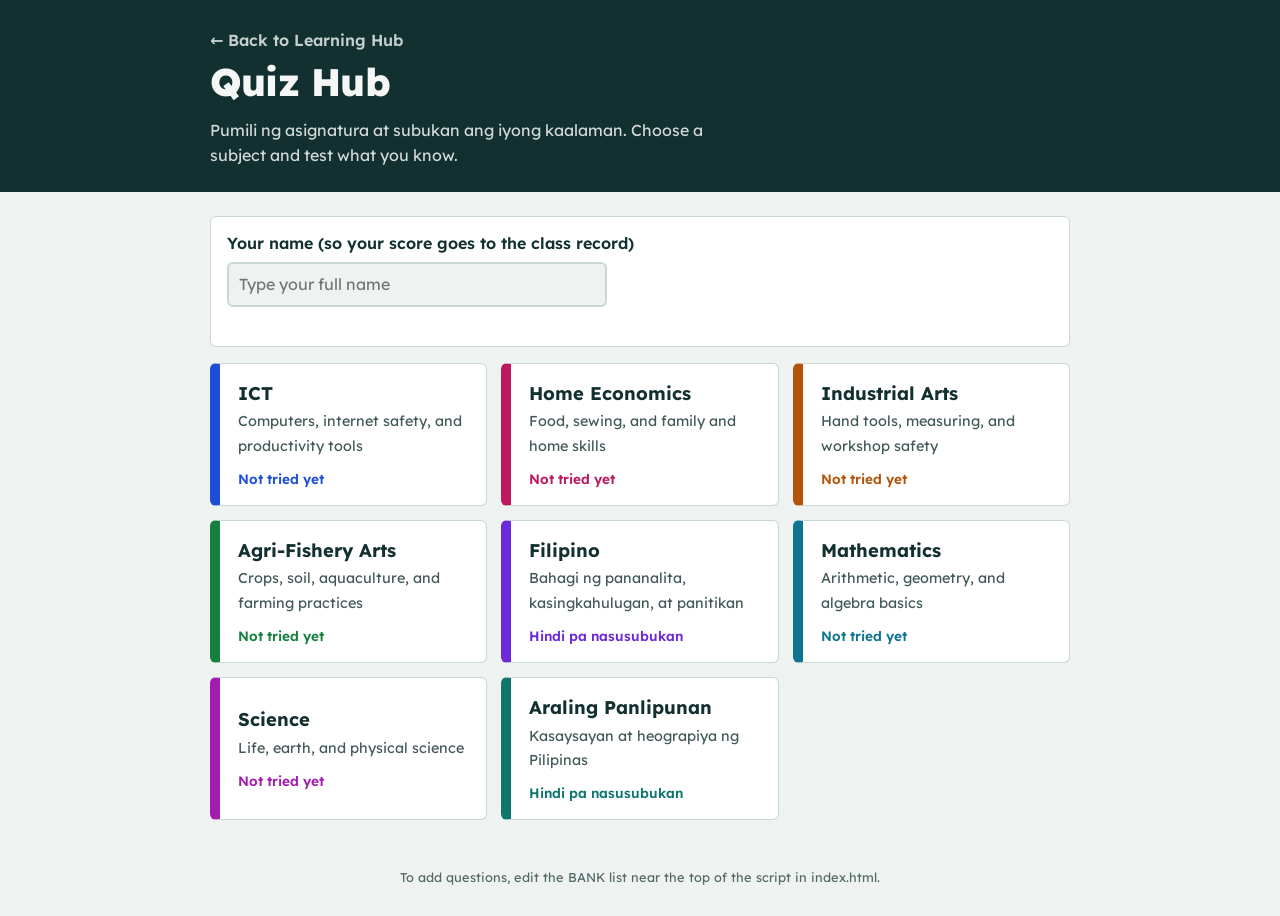
<file: quiz.html>
<!DOCTYPE html>
<html lang="en">
<head>
<meta charset="utf-8">
<meta name="viewport" content="width=device-width, initial-scale=1">
<script>try{localStorage.setItem("hub-last",JSON.stringify({t:"Quiz Hub",href:"quiz.html"}))}catch(e){}</script>
<title>TLE at Filipino Quiz Hub</title>
<link rel="preconnect" href="https://fonts.googleapis.com">
<link href="https://fonts.googleapis.com/css2?family=Lexend:wght@400;600;800&display=swap" rel="stylesheet">
<style>
:root{--bg:#eef3f1;--ink:#12302f;--card:#fff;--line:#c9d8d4;--ok:#15803d;--bad:#b91c1c;--head:#12302f;--headtxt:#f4f7f6}
@media (prefers-color-scheme:dark){:root{--bg:#0d1c1c;--ink:#e6efed;--card:#142a2a;--line:#2b4545;--ok:#4ade80;--bad:#f87171;--head:#071212;--headtxt:#e6efed}}
*{box-sizing:border-box}
html,body{margin:0}
body{font-family:Lexend,system-ui,sans-serif;background:var(--bg);color:var(--ink);line-height:1.55;min-height:100vh}
header{background:var(--head);color:var(--headtxt);padding:28px 20px 24px}
.wrap{max-width:860px;margin:0 auto}
h1{font-size:clamp(1.6rem,5vw,2.4rem);font-weight:800;margin:0 0 6px;letter-spacing:-.02em}
header p{margin:0;opacity:.85;max-width:52ch}
main{padding:24px 20px 48px}
.grid{display:grid;gap:14px;grid-template-columns:repeat(auto-fit,minmax(240px,1fr))}
.subj{background:var(--card);border:1px solid var(--line);border-left:10px solid var(--c);border-radius:6px;padding:16px 18px;text-align:left;font:inherit;color:inherit;cursor:pointer}
.subj:hover,.subj:focus-visible{outline:3px solid var(--c);outline-offset:2px}
.subj b{display:block;font-size:1.15rem}
.subj span{font-size:.9rem;opacity:.8}
.best{margin-top:10px;font-size:.85rem;font-weight:600;color:var(--c)}
@media (prefers-color-scheme:dark){.best{filter:brightness(1.5)}}
.bar{display:flex;justify-content:space-between;align-items:center;gap:12px;margin-bottom:14px;flex-wrap:wrap}
.btn{font:inherit;font-weight:600;border:2px solid var(--ink);background:transparent;color:var(--ink);padding:8px 16px;border-radius:6px;cursor:pointer}
.btn.main{background:var(--c);border-color:var(--c);color:#fff}
.btn:focus-visible{outline:3px solid var(--c);outline-offset:2px}
.track{height:8px;background:var(--line);border-radius:4px;overflow:hidden;margin-bottom:20px}
.fill{height:100%;background:var(--c);width:0;transition:width .3s}
.q{font-size:1.25rem;font-weight:600;margin:0 0 16px}
.opts{display:grid;gap:10px}
.opt{font:inherit;text-align:left;background:var(--card);color:var(--ink);border:2px solid var(--line);border-radius:6px;padding:12px 14px;cursor:pointer}
.opt:hover:not(:disabled){border-color:var(--c)}
.opt:focus-visible{outline:3px solid var(--c);outline-offset:2px}
.opt.right{border-color:var(--ok);background:color-mix(in srgb,var(--ok) 16%,var(--card))}
.opt.wrong{border-color:var(--bad);background:color-mix(in srgb,var(--bad) 14%,var(--card))}
.opt:disabled{cursor:default}
.fb{margin-top:16px;padding:12px 14px;border-radius:6px;background:var(--card);border:1px solid var(--line)}
.fb strong.g{color:var(--ok)}.fb strong.r{color:var(--bad)}
.score{font-size:3rem;font-weight:800;color:var(--c);margin:8px 0}
.row{display:flex;gap:10px;flex-wrap:wrap;margin-top:18px}
.hidden{display:none}
footer{text-align:center;font-size:.8rem;opacity:.7;padding:0 20px 28px}
.who{background:var(--card);border:1px solid var(--line);border-radius:6px;padding:14px 16px;margin-bottom:16px}
.who label{display:block;font-weight:600;margin-bottom:6px}
.who input{font:inherit;width:100%;max-width:380px;padding:8px 10px;border:2px solid var(--line);border-radius:6px;background:var(--bg);color:var(--ink)}
.whomsg{color:var(--bad);font-weight:600;margin-top:6px;min-height:1.2em}
.saved{font-size:.9rem;opacity:.85}
.codemsg{font-size:.8rem;word-break:break-all;margin-top:10px}
@media (prefers-reduced-motion:reduce){.fill{transition:none}}
</style>
</head>
<body>
<header><div class="wrap">
<a href="index.html" style="color:inherit;opacity:.8;font-weight:600;text-decoration:none">&larr; Back to Learning Hub</a>
<h1>Quiz Hub</h1>
<p>Pumili ng asignatura at subukan ang iyong kaalaman. Choose a subject and test what you know.</p>
</div></header>
<main><div class="wrap">
<section id="home"><div class="who"><label for="who">Your name (so your score goes to the class record)</label><input id="who" autocomplete="name" maxlength="60" placeholder="Type your full name"><div id="whomsg" class="whomsg" aria-live="polite"></div></div><div class="grid" id="grid"></div></section>
<section id="quiz" class="hidden">
<div class="bar"><button class="btn" id="back">Back to subjects</button><span id="count"></span></div>
<div class="track"><div class="fill" id="fill"></div></div>
<h2 class="q" id="qtext"></h2>
<div class="opts" id="opts"></div>
<div id="fb"></div>
</section>
<section id="result" class="hidden">
<h2 id="rtitle"></h2>
<div class="score" id="rscore"></div>
<p id="rmsg"></p><p id="saved" class="saved"></p>
<div class="row"><button class="btn main" id="retry">Try again</button><button class="btn" id="home2">Choose another subject</button><button class="btn" id="code">Copy my progress code</button></div><p id="codemsg" class="codemsg"></p>
</section>
</div></main>
<footer>To add questions, edit the BANK list near the top of the script in index.html.</footer>

<script>
// ===== EDIT HERE: add subjects and questions =====
// Each question: [question, correct answer, wrong1, wrong2, wrong3, explanation]
const BANK = [
 {id:"ict",name:"ICT",desc:"Computers, internet safety, and productivity tools",color:"#1d4ed8",fil:false,q:[
  ["Which of these is an input device?","Keyboard","Monitor","Speaker","Printer","A keyboard sends data into the computer. Monitors, speakers, and printers show or produce output."],
  ["What does CPU stand for?","Central Processing Unit","Computer Personal Unit","Central Program Utility","Core Power Unit","The CPU is the brain of the computer that processes instructions."],
  ["Which password is the strongest?","Tr33!Mango#2026","password123","12345678","myname","Long passwords mixing letters, numbers, and symbols are hardest to guess."],
  ["What is the shortcut to copy selected text?","Ctrl + C","Ctrl + V","Ctrl + X","Ctrl + Z","Ctrl+V pastes, Ctrl+X cuts, and Ctrl+Z undoes."],
  ["Phishing is when someone...","Sends fake messages to steal your personal information","Cleans your computer of viruses","Speeds up your internet","Backs up your files","Never click suspicious links or share passwords."],
  ["Which file extension is a Word document?",".docx",".xlsx",".pptx",".mp4","Word uses .docx, Excel uses .xlsx, and PowerPoint uses .pptx."]]},
 {id:"he",name:"Home Economics",desc:"Food, sewing, and family and home skills",color:"#be185d",fil:false,q:[
  ["How long should you wash your hands with soap?","At least 20 seconds","2 seconds","5 seconds","Until the soap is gone","20 seconds removes most germs."],
  ["1 tablespoon equals how many teaspoons?","3","2","5","10","3 teaspoons = 1 tablespoon."],
  ["Which is a basic hand stitch?","Running stitch","Zipper stitch","Button stitch","Drill stitch","The running stitch is the simplest: in and out in a straight line."],
  ["How do you prevent cross-contamination in the kitchen?","Use separate cutting boards for raw meat and vegetables","Wash only the knife","Cook everything longer","Store raw meat above cooked food","Raw meat germs can spread to ready-to-eat food."],
  ["Which tool is used to take body measurements for sewing?","Tape measure","Steel ruler","Try square","Caliper","A flexible tape measure follows body curves."],
  ["Rice, bread, and root crops belong to which food group?","Go foods (energy-giving)","Grow foods","Glow foods","Water foods","Go foods give the body energy."]]},
 {id:"ia",name:"Industrial Arts",desc:"Hand tools, measuring, and workshop safety",color:"#b45309",fil:false,q:[
  ["Which protective gear shields your eyes?","Safety goggles","Gloves","Apron","Boots","Always wear goggles when cutting, drilling, or grinding."],
  ["Which tool checks if a surface is level?","Spirit level","Try square","Plumb bob","Vise","The bubble sits in the center when the surface is level."],
  ["What is the claw of a hammer used for?","Pulling out nails","Cutting wood","Measuring","Drilling holes","The curved claw gives leverage to remove nails."],
  ["1 meter equals how many centimeters?","100","10","1000","50","Metric: 1 m = 100 cm = 1,000 mm."],
  ["Which tool is used to cut wood by hand?","Handsaw","Pliers","Screwdriver","Chisel only","A handsaw has teeth designed to cut through wood."],
  ["What is the best habit before cutting material?","Measure twice, cut once","Cut first, measure later","Guess the size","Measure once only","Careful measuring prevents wasted material."]]},
 {id:"afa",name:"Agri-Fishery Arts",desc:"Crops, soil, aquaculture, and farming practices",color:"#15803d",fil:false,q:[
  ["What do plants need for photosynthesis?","Sunlight, water, and carbon dioxide","Only soil","Only fertilizer","Darkness and oxygen","Leaves use light, water, and CO2 to make food."],
  ["Which of these is an organic fertilizer?","Compost","Urea","Ammonium sulfate","Complete fertilizer 14-14-14","Compost comes from decomposed plant and animal matter."],
  ["Which animals are used in vermicomposting?","Earthworms","Ants","Crickets","Snails","Worms break down waste into rich fertilizer."],
  ["Tilapia is commonly raised in...","Freshwater fishponds","Deep sea only","Rice fields only","Dry land","Tilapia is a popular freshwater aquaculture fish."],
  ["Why do we prepare soil before planting?","To loosen it and make it ready for roots","To make it dry","To remove all nutrients","To make it harder","Tillage loosens soil so roots can grow and air can enter."],
  ["Seedlings are first grown in a...","Seedbed or seedling tray","Cooking pot","Fishpond","Compost pile","Later they are transplanted to the field."]]},
 {id:"fil",name:"Filipino",desc:"Bahagi ng pananalita, kasingkahulugan, at panitikan",color:"#6d28d9",fil:true,q:[
  ["Alin ang pangngalan?","aso","tumakbo","maganda","mabilis","Ang pangngalan ay ngalan ng tao, hayop, bagay, lugar, o pangyayari."],
  ["Alin ang pandiwa?","kumain","bahay","pula","kahapon","Ang pandiwa ay salitang nagsasaad ng kilos."],
  ["Kasingkahulugan ng \"masaya\":","natutuwa","malungkot","galit","pagod","Magkapareho ang kahulugan ng masaya at natutuwa."],
  ["Kasalungat ng \"mataas\":","mababa","malaki","matangkad","mabigat","Ang kasalungat ay salitang may kabaligtarang kahulugan."],
  ["Anong bantas ang ginagamit sa dulo ng patanong na pangungusap?","Tandang pananong (?)","Tuldok (.)","Kuwit (,)","Tandang padamdam (!)","Ginagamit ang tandang pananong sa mga tanong."],
  ["Sino ang sumulat ng Noli Me Tangere?","Jose Rizal","Andres Bonifacio","Francisco Balagtas","Emilio Aguinaldo","Isinulat ito ni Dr. Jose Rizal noong 1887."]]},
 {id:"math",name:"Mathematics",desc:"Arithmetic, geometry, and algebra basics",color:"#0e7490",fil:false,q:[
  ["What is 12 x 8?","96","86","108","98","12 x 8 = 96."],
  ["What is the area of a rectangle 5 m long and 3 m wide?","15 square meters","8 square meters","16 square meters","30 square meters","Area = length x width = 5 x 3."],
  ["What is 3/4 as a percent?","75%","34%","60%","80%","3 / 4 = 0.75 = 75%."],
  ["Solve: 2x + 4 = 14","x = 5","x = 4","x = 9","x = 10","Subtract 4 to get 2x = 10, then divide by 2."],
  ["How many degrees are in a right angle?","90","45","180","360","A right angle measures 90 degrees."]]},
 {id:"sci",name:"Science",desc:"Life, earth, and physical science",color:"#a21caf",fil:false,q:[
  ["Which planet is closest to the Sun?","Mercury","Venus","Earth","Mars","Mercury has the smallest orbit."],
  ["Which gas do humans need to breathe?","Oxygen","Nitrogen","Helium","Hydrogen","Our cells use oxygen to release energy from food."],
  ["At sea level, water boils at...","100 C","0 C","50 C","150 C","Water boils at 100 degrees Celsius."],
  ["Which part of the cell holds the DNA?","Nucleus","Cell membrane","Cytoplasm","Vacuole","The nucleus is the control center of the cell."],
  ["Which is a renewable energy source?","Solar","Coal","Oil","Natural gas","Sunlight is naturally replenished."]]},
 {id:"ap",name:"Araling Panlipunan",desc:"Kasaysayan at heograpiya ng Pilipinas",color:"#0f766e",fil:true,q:[
  ["Ano ang kabisera ng Pilipinas?","Maynila","Cebu","Davao","Baguio","Ang Maynila ang kabisera ng bansa."],
  ["Sino ang kinikilalang Ama ng Katipunan?","Andres Bonifacio","Jose Rizal","Emilio Aguinaldo","Apolinario Mabini","Itinatag ni Bonifacio ang Katipunan noong 1892."],
  ["Kailan ipinahayag ang kalayaan ng Pilipinas noong 1898?","Hunyo 12","Hulyo 4","Agosto 21","Disyembre 30","Ipinahayag ito sa Kawit, Cavite."],
  ["Ilang pangunahing pangkat ng pulo mayroon ang Pilipinas?","Tatlo","Dalawa","Lima","Pito","Luzon, Visayas, at Mindanao."],
  ["Ano ang pambansang wika ng Pilipinas?","Filipino","Ingles","Kastila","Cebuano","Filipino ang pambansang wika ayon sa Konstitusyon."]]}
];
// ===== END EDIT AREA =====

const $=id=>document.getElementById(id);
const store={get(k){try{return JSON.parse(localStorage.getItem(k))}catch(e){return null}},set(k,v){try{localStorage.setItem(k,JSON.stringify(v))}catch(e){}}};
const shuffle=a=>{a=a.slice();for(let i=a.length-1;i>0;i--){const j=Math.floor(Math.random()*(i+1));[a[i],a[j]]=[a[j],a[i]]}return a};
let cur,list,idx,score,locked,missed=[];

function show(id){["home","quiz","result"].forEach(s=>$(s).classList.toggle("hidden",s!==id));window.scrollTo(0,0)}

function renderHome(){
  $("grid").innerHTML="";
  BANK.forEach(s=>{
    const b=store.get("best-"+s.id);
    const el=document.createElement("button");
    el.className="subj";el.style.setProperty("--c",s.color);
    el.innerHTML=`<b>${s.name}</b><span>${s.desc}</span><div class="best">${b!==null&&b!==undefined?"Best: "+b+" / "+s.q.length:(s.fil?"Hindi pa nasusubukan":"Not tried yet")}</div>`;
    el.onclick=()=>start(s);
    $("grid").appendChild(el);
  });
  show("home");
}

function start(s){
  const nm=$("who").value.trim();
  if(!nm){$("whomsg").textContent="Please type your name first so your score is saved.";$("who").focus();show("home");return}
  $("whomsg").textContent="";
  cur=s;list=shuffle(s.q);idx=0;score=0;missed=[];
  document.querySelectorAll("#quiz,#result").forEach(e=>e.style.setProperty("--c",s.color));
  show("quiz");ask();
}

function ask(){
  locked=false;$("fb").innerHTML="";
  const q=list[idx];
  $("count").textContent=(cur.fil?"Tanong ":"Question ")+(idx+1)+" / "+list.length;
  $("fill").style.width=(idx/list.length*100)+"%";
  $("qtext").textContent=q[0];
  $("opts").innerHTML="";
  shuffle(q.slice(1,5)).forEach(t=>{
    const b=document.createElement("button");
    b.className="opt";b.textContent=t;
    b.onclick=()=>pick(b,t===q[1]);
    $("opts").appendChild(b);
  });
}

function pick(btn,ok){
  if(locked)return;locked=true;
  const q=list[idx];
  document.querySelectorAll(".opt").forEach(o=>{o.disabled=true;if(o.textContent===q[1])o.classList.add("right")});
  if(ok)score++;else{btn.classList.add("wrong");missed.push(q[0])}
  const last=idx===list.length-1;
  const f=cur.fil;
  $("fb").innerHTML=`<div class="fb"><strong class="${ok?"g":"r"}">${ok?(f?"Tama!":"Correct!"):(f?"Mali.":"Not quite.")}</strong> ${q[5]}<div class="row"><button class="btn main" id="next">${last?(f?"Tingnan ang resulta":"See results"):(f?"Susunod":"Next")}</button></div></div>`;
  $("next").focus();
  $("next").onclick=()=>{idx++;idx<list.length?ask():finish()};
}

function finish(){
  const total=list.length,f=cur.fil;
  const prev=store.get("best-"+cur.id);
  if(prev===null||score>prev)store.set("best-"+cur.id,score);
  logResult();
  $("saved").textContent=(f?"Naitala ang iskor ni ":"Score saved for ")+lname()+(f?" sa talaan ng klase sa device na ito. Ipadala ang progress code sa guro kung ibang device ang gamit niya.":" in the class record on this device. If your teacher uses another device, send them your progress code.");
  $("codemsg").textContent="";
  $("fill").style.width="100%";
  $("rtitle").textContent=cur.name;
  $("rscore").textContent=score+" / "+total;
  const r=score/total;
  $("rmsg").textContent=f?(r===1?"Perpekto! Napakagaling!":r>=.6?"Magaling! Kaunting review pa.":"Subukan muli. Kaya mo ito!"):(r===1?"Perfect score! Great work!":r>=.6?"Nice job! A little more review and you'll ace it.":"Keep practicing. Try again, you can do it!");
  show("result");
}

$("back").onclick=renderHome;
$("home2").onclick=renderHome;
$("retry").onclick=()=>start(cur);
const lname=()=>$("who").value.trim();
function logResult(){
  const log=store.get("quiz-log")||[];
  log.push({n:lname(),s:cur.id,sn:cur.name,sc:score,t:list.length,d:Date.now(),m:missed});
  store.set("quiz-log",log.slice(-1000));
}
function progressCode(){
  const me=lname().toLowerCase(),mine=(store.get("quiz-log")||[]).filter(e=>e.n.toLowerCase()===me);
  return "LH1:"+btoa(unescape(encodeURIComponent(JSON.stringify(mine))));
}
$("code").onclick=async()=>{
  const c=progressCode();let ok=false;
  try{await navigator.clipboard.writeText(c);ok=true}catch(e){}
  $("codemsg").textContent=ok?"Copied! Send this code to your teacher.":"Copy this code and send it to your teacher: "+c;
};
$("who").value=store.get("student-name")||"";
$("who").oninput=()=>{store.set("student-name",$("who").value);$("whomsg").textContent=""};
renderHome();
let pending=null;
$("who").addEventListener("keydown",e=>{if(e.key==="Enter"&&pending&&$("who").value.trim()){const s=pending;pending=null;start(s)}});
{const s=BANK.find(x=>x.id===location.hash.slice(1));if(s){if($("who").value.trim())start(s);else{pending=s;$("whomsg").textContent="Type your name and press Enter to start "+s.name+".";$("who").focus()}}}
</script>
</body>
</html>
</file>
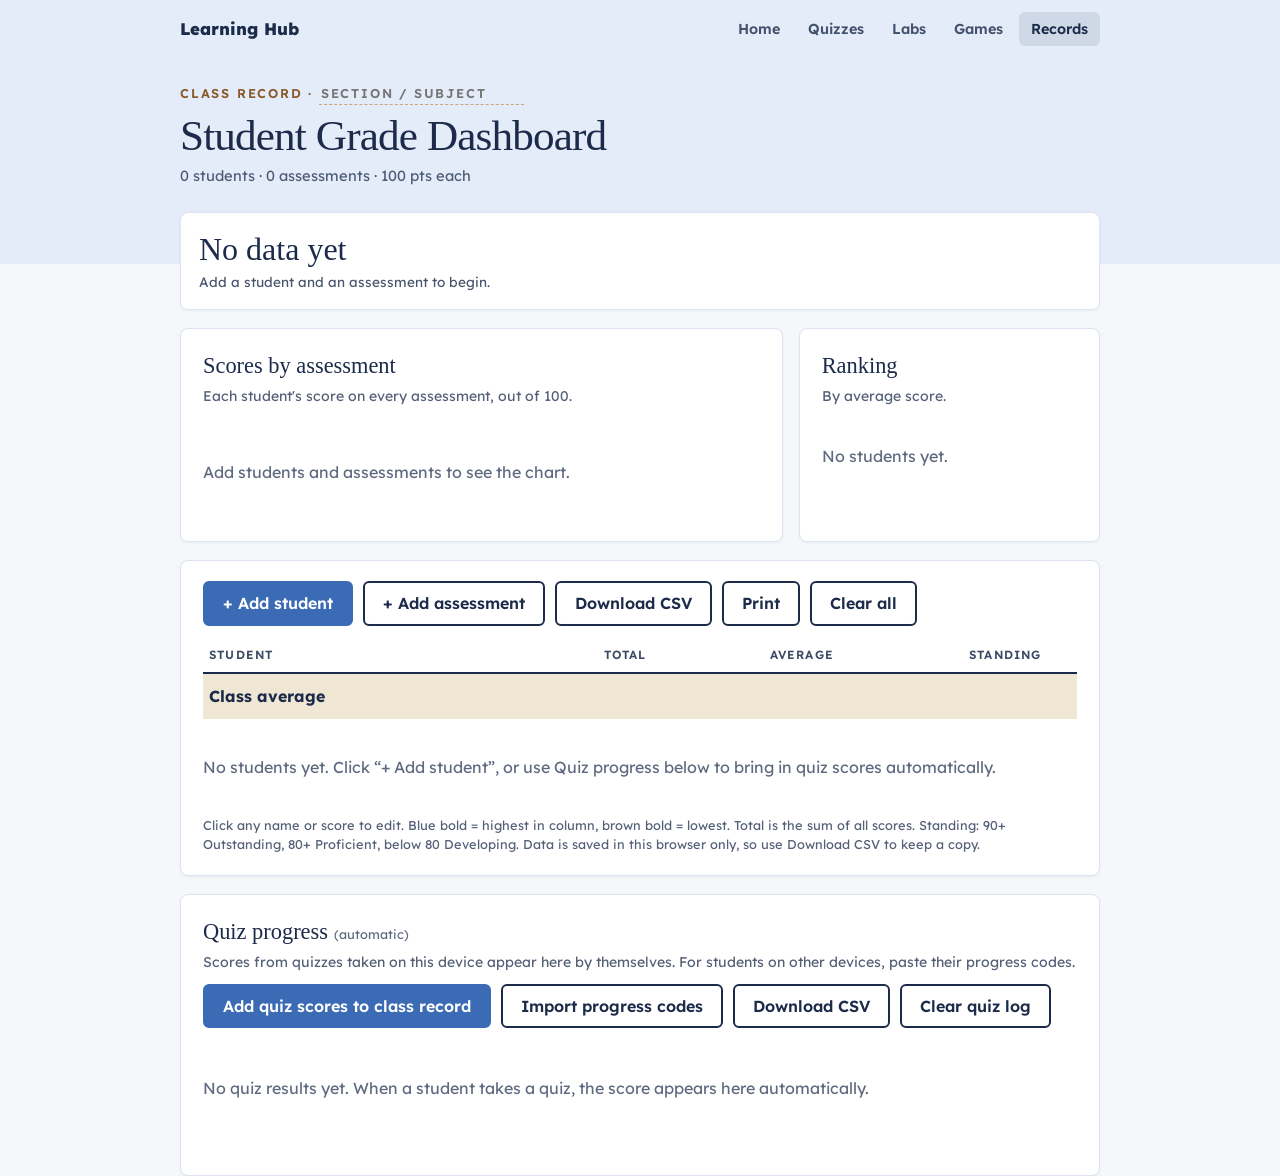
<file: records.html>
<!DOCTYPE html>
<html lang="en">
<head>
<meta charset="utf-8">
<meta name="viewport" content="width=device-width, initial-scale=1">
<script>try{localStorage.setItem("hub-last",JSON.stringify({t:"Class Record",href:"records.html"}))}catch(e){}</script>
<title>Class Record Dashboard | Learning Hub</title>
<link href="https://fonts.googleapis.com/css2?family=Lexend:wght@400;600;800&display=swap" rel="stylesheet">
<style>
:root{--bg:#eef3f1;--ink:#12302f;--card:#fff;--line:#c9d8d4;--ok:#15803d;--bad:#b91c1c;--head:#12302f;--headtxt:#f4f7f6;--acc:#0f766e;--onacc:#fff}
@media (prefers-color-scheme:dark){:root{--bg:#0d1c1c;--ink:#e6efed;--card:#142a2a;--line:#2b4545;--ok:#4ade80;--bad:#f87171;--head:#071212;--acc:#2dd4bf;--onacc:#04201d}}
*{box-sizing:border-box}
body{margin:0;font-family:Lexend,system-ui,sans-serif;background:var(--bg);color:var(--ink);line-height:1.55}
.wrap{max-width:960px;margin:0 auto;padding:0 20px}
.top{background:var(--head);color:var(--headtxt);position:sticky;top:0;z-index:5}
.top .wrap{display:flex;align-items:center;gap:8px 22px;flex-wrap:wrap;padding-top:12px;padding-bottom:12px}
.brand{font-weight:800;font-size:1.05rem;color:inherit;text-decoration:none;margin-right:auto}
.top nav{display:flex;gap:4px;flex-wrap:wrap}
.top nav a{color:inherit;text-decoration:none;font-weight:600;font-size:.9rem;padding:6px 12px;border-radius:6px;opacity:.8}
.top nav a:hover{opacity:1}
.top nav a[aria-current=page]{background:rgba(255,255,255,.16);opacity:1}
main{padding-top:28px;padding-bottom:56px}
h1{font-size:clamp(1.8rem,5vw,2.7rem);font-weight:800;letter-spacing:-.02em;line-height:1.15;margin:0 0 8px}
.lead{max-width:56ch;opacity:.85;margin:0 0 26px}
.grid{display:grid;gap:16px;grid-template-columns:repeat(auto-fit,minmax(250px,1fr))}
.hub{display:block;text-decoration:none;color:inherit;background:var(--card);border:1px solid var(--line);border-top:8px solid var(--c);border-radius:8px;padding:22px}
.hub:hover{border-color:var(--c)}
.hub .ic{font-size:2.2rem}
.hub h2{margin:6px 0}
.hub p{margin:0;opacity:.85;font-size:.95rem}
.chips{display:flex;gap:8px;flex-wrap:wrap;margin:0;padding:0;list-style:none}
.chips li{border:1px solid var(--line);background:var(--card);border-radius:20px;padding:4px 14px;font-size:.88rem;font-weight:600}
h3{margin:34px 0 12px}
.tabs{display:flex;gap:8px;flex-wrap:wrap;margin-bottom:16px}
.tab{font:inherit;font-weight:600;padding:9px 16px;border-radius:6px;border:2px solid var(--line);background:var(--card);color:var(--ink);cursor:pointer}
.tab[aria-selected=true]{background:var(--acc);border-color:var(--acc);color:var(--onacc)}
.panel{background:var(--card);border:1px solid var(--line);border-radius:8px;padding:24px}
.panel h2{margin:0 0 4px}
.panel>p{margin:0 0 12px;opacity:.85}
.btn{font:inherit;font-weight:600;border:2px solid var(--acc);background:var(--acc);color:var(--onacc);padding:8px 18px;border-radius:6px;cursor:pointer}
.btn.alt{background:transparent;color:var(--ink);border-color:var(--ink)}
input,select,textarea{font:inherit;color:var(--ink);background:var(--bg);border:2px solid var(--line);border-radius:6px;padding:8px 10px;max-width:100%}
textarea{width:100%;min-height:100px}
label{display:block;font-weight:600;margin:12px 0 4px}
:focus-visible{outline:3px solid var(--acc);outline-offset:2px}
.big{font-size:2.6rem;font-weight:800;color:var(--acc);line-height:1.2}
.row{display:flex;gap:12px;flex-wrap:wrap;margin-top:14px;align-items:center}
.cols{display:flex;gap:14px;flex-wrap:wrap}
.cols>div{flex:1 1 140px}
.cols input,.cols select{width:100%}
.bits{display:flex;gap:6px;flex-wrap:wrap;margin:14px 0}
.bit{font:inherit;width:56px;border:2px solid var(--line);background:var(--bg);color:var(--ink);border-radius:6px;padding:6px 0;cursor:pointer;display:flex;flex-direction:column;align-items:center}
.bit small{font-size:.75rem;opacity:.75}
.bit b{font-size:1.5rem}
.bit.on{background:var(--acc);border-color:var(--acc);color:var(--onacc)}
.out{margin-top:16px;padding:14px;border-radius:6px;background:var(--bg);border:1px solid var(--line)}
.out ul{margin:6px 0 0;padding-left:20px}
.cards{display:grid;grid-template-columns:repeat(4,1fr);gap:10px;max-width:480px;margin-top:14px}
.card{aspect-ratio:1;font:inherit;font-weight:600;font-size:.82rem;border-radius:8px;border:2px solid var(--line);background:var(--acc);color:var(--onacc);cursor:pointer;display:grid;place-items:center;padding:2px}
.card.up,.card.done{background:var(--bg);color:var(--ink)}
.card.done{border-color:var(--ok)}
.card.emo{font-size:1.9rem}
.scr{font-size:clamp(1.6rem,6vw,2.4rem);font-weight:800;letter-spacing:.3em;margin:10px 0;word-break:break-all}
.msg{min-height:1.6em;font-weight:600;margin-top:10px}
.msg.g{color:var(--ok)}.msg.r{color:var(--bad)}
footer{text-align:center;font-size:.8rem;opacity:.7;padding:0 20px 28px}
</style>
<style>
:root{color-scheme:light;--bg:#f5f7fb;--ink:#1c2b4a;--card:#fff;--line:#dde4ef;--head:#e3ecf8;--headtxt:#1c2b4a;--acc:#3b6bb5;--onacc:#fff;--serif:Georgia,"Times New Roman",serif;--c0:#5b7db1;--c1:#a9bde0;--c2:#e6b87a;--c3:#d08555;--c4:#7bb394;--c5:#b59ad1}
.top nav a[aria-current=page]{background:rgba(28,43,74,.1)}
.band{background:var(--head);padding:26px 0 76px}
.eyebrow{font-size:.8rem;letter-spacing:.14em;text-transform:uppercase;color:#8a5a2b;font-weight:600}
.eyebrow input{font:inherit;letter-spacing:inherit;text-transform:inherit;color:inherit;background:transparent;border:0;border-bottom:1px dashed #c9a57c;border-radius:0;padding:0 2px;width:16em}
.band h1{font-family:var(--serif);font-weight:400;margin:6px 0 4px}
.meta{opacity:.75;font-size:.92rem}
main.wrap{padding-top:0;margin-top:-52px}
.kpis{display:grid;gap:14px;grid-template-columns:repeat(auto-fit,minmax(200px,1fr))}
.kpi,.box{background:var(--card);border:1px solid var(--line);border-radius:8px;box-shadow:0 1px 3px rgba(28,43,74,.06)}
.kpi{padding:16px 18px}
.kpi.top1{background:#fdebd3;border-color:#ecc791}
.kpi small{display:block;font-size:.72rem;letter-spacing:.12em;text-transform:uppercase;opacity:.75;font-weight:600}
.kpi b{display:block;font-family:var(--serif);font-weight:400;font-size:2rem;line-height:1.25;overflow-wrap:anywhere}
.kpi span{font-size:.85rem;opacity:.8}
.mid{display:grid;gap:16px;grid-template-columns:minmax(0,2fr) minmax(260px,1fr);margin:18px 0}
@media(max-width:760px){.mid{grid-template-columns:1fr}}
.box{padding:20px 22px}
.box h2{font-family:var(--serif);font-weight:400;font-size:1.4rem;margin:0}
.sub{margin:2px 0 10px;font-size:.88rem;opacity:.75}
.legend{display:flex;gap:14px;flex-wrap:wrap;font-size:.85rem;margin-bottom:6px}
.legend i{display:inline-block;width:12px;height:12px;border-radius:2px;margin-right:6px;vertical-align:-1px}
.chartbox{overflow-x:auto}
.chartbox svg text{fill:var(--ink);font-family:Lexend,sans-serif}
.rk{margin-top:14px}
.rk .h{display:flex;justify-content:space-between;font-family:var(--serif);font-size:1.15rem}
.rk .h b{font-family:Lexend,sans-serif;font-size:1.05rem}
.trk{height:10px;border-radius:5px;background:#e8edf5;margin:6px 0}
.trk div{height:100%;border-radius:5px;background:var(--acc)}
.pill{display:inline-block;font-size:.78rem;padding:2px 12px;border-radius:20px;border:1px solid transparent;font-weight:600}
.p-out{background:#dbe7fb;color:#1c3a74;border-color:#b5cbf2}
.p-pro{background:#fde9cf;color:#7a3f12;border-color:#ecc791}
.p-dev{background:#ece8df;color:#51493a;border-color:#d8d1c2}
.tools{display:flex;gap:10px;flex-wrap:wrap;margin-bottom:12px}
.tablewrap{overflow-x:auto}
table{border-collapse:collapse;width:100%;min-width:640px}
th{font-size:.74rem;letter-spacing:.1em;text-transform:uppercase;font-weight:600;opacity:.85;padding:8px 6px;border-bottom:2px solid var(--ink);text-align:right;white-space:nowrap}
td{padding:4px 6px;border-bottom:1px solid var(--line);text-align:right}
th.l,td.l{text-align:left}
td input,th input{border:1px solid transparent;background:transparent;border-radius:4px;padding:4px 6px;text-align:right;width:70px}
td input:hover,th input:hover{border-color:var(--line)}
th input.nm{width:125px;text-transform:uppercase;letter-spacing:.08em;font-size:.74rem;font-weight:600}
td input.l{text-align:left;width:100%;min-width:110px;font-family:var(--serif);font-size:1.05rem}
input.hi{font-weight:700;color:#1c3a74}
input.lo{font-weight:700;color:#a4531c}
.x{font:inherit;border:0;background:transparent;color:var(--ink);opacity:.45;cursor:pointer;font-size:1.1rem}
.x:hover{opacity:1}
tr.foot td{background:#f0e6d4;font-weight:700;border-bottom:0;padding:10px 6px}
.note{font-size:.8rem;opacity:.75;margin:10px 0 0}
.empty{opacity:.7;padding:20px 0}
@media print{.top,.tools,.x{display:none}.band{padding-bottom:70px}}
.qp{margin-top:18px}
.qp small{font-family:Lexend,sans-serif;font-size:.8rem;opacity:.7}
.mid2{display:grid;gap:14px;grid-template-columns:repeat(auto-fit,minmax(260px,1fr));margin-top:18px}
.ins{border:1px solid var(--line);border-radius:8px;padding:14px 16px;background:var(--bg)}
.ins h3{margin:0 0 8px;font-family:var(--serif);font-weight:400;font-size:1.15rem}
.ins ul{margin:0;padding-left:18px}
.ins li{margin:4px 0;font-size:.92rem}
.ins p{margin:6px 0 0}
#qcodes{font-size:.8rem}
</style>
</head>
<body>
<header class="top"><div class="wrap">
<a class="brand" href="index.html">Learning Hub</a>
<nav aria-label="Main"><a href="index.html">Home</a><a href="quiz.html">Quizzes</a><a href="labs.html">Labs</a><a href="games.html">Games</a><a href="records.html" aria-current="page">Records</a></nav>
</div></header>
<div class="band"><div class="wrap">
<div class="eyebrow">Class record &middot; <input id="sec" aria-label="Section or subject" placeholder="Section / Subject"></div>
<h1>Student Grade Dashboard</h1>
<div class="meta" id="meta"></div>
</div></div>
<main class="wrap">
<div class="kpis" id="kpis"></div>
<div class="mid">
<section class="box"><h2>Scores by assessment</h2><p class="sub">Each student's score on every assessment, out of 100.</p><div class="legend" id="legend"></div><div class="chartbox" id="chart"></div></section>
<section class="box"><h2>Ranking</h2><p class="sub">By average score.</p><div id="rank"></div></section>
</div>
<section class="box">
<div class="tools">
<button class="btn" id="addS">+ Add student</button><button class="btn alt" id="addA">+ Add assessment</button><button class="btn alt" id="csv">Download CSV</button><button class="btn alt" id="print">Print</button><button class="btn alt" id="reset">Clear all</button>
</div>
<div class="tablewrap"><table id="tbl"></table></div>
<p class="empty" id="hint"></p>
<p class="note">Click any name or score to edit. Blue bold = highest in column, brown bold = lowest. Total is the sum of all scores. Standing: 90+ Outstanding, 80+ Proficient, below 80 Developing. Data is saved in this browser only, so use Download CSV to keep a copy.</p>
</section>
<section class="box qp" id="qp">
<h2>Quiz progress <small>(automatic)</small></h2>
<p class="sub">Scores from quizzes taken on this device appear here by themselves. For students on other devices, paste their progress codes.</p>
<div class="tools"><button class="btn" id="q2r">Add quiz scores to class record</button><button class="btn alt" id="qimp">Import progress codes</button><button class="btn alt" id="qcsv">Download CSV</button><button class="btn alt" id="qclr">Clear quiz log</button></div>
<div id="qimpbox" hidden><label for="qcodes">Paste one code per line</label><textarea id="qcodes" placeholder="LH1:..."></textarea><div class="row"><button class="btn" id="qgo">Import</button><span id="qmsg" class="msg" aria-live="polite"></span></div></div>
<div class="tablewrap" id="qtbl"></div>
<div class="mid2" id="ins"></div>
</section>
</main>
<script>
const $=id=>document.getElementById(id);
const esc=s=>String(s).replace(/[&<>"]/g,c=>({"&":"&amp;","<":"&lt;",">":"&gt;",'"':"&quot;"}[c]));
const fmt=n=>String(+n.toFixed(2));
const BLANK=()=>({sec:"",assess:[],students:[]});
let data;
try{data=JSON.parse(localStorage.getItem("class-record-v2"))}catch(e){}
if(!data||!data.assess||!data.students)data=BLANK();
const save=()=>{try{localStorage.setItem("class-record-v2",JSON.stringify(data))}catch(e){}};
const col=j=>"var(--c"+(j%6)+")";
const stand=a=>a>=90?["Outstanding","p-out"]:a>=80?["Proficient","p-pro"]:["Developing","p-dev"];

function stats(){
  const A=data.assess,S=data.students;
  const rows=S.map(s=>{const t=s.scores.reduce((a,b)=>a+b,0);return{s,t,a:A.length?t/A.length:0}});
  const means=A.map((_,j)=>S.length?S.reduce((a,s)=>a+s.scores[j],0)/S.length:0);
  return{rows,means};
}

function buildTable(){
  const A=data.assess,S=data.students;
  $("tbl").innerHTML=`<thead><tr><th class="l">Student</th>${A.map((a,j)=>`<th><input class="nm" data-a="${j}" value="${esc(a)}" aria-label="Assessment name"><button class="x" data-ra="${j}" aria-label="Remove assessment">&times;</button></th>`).join("")}<th>Total</th><th>Average</th><th>Standing</th><th></th></tr></thead><tbody>${S.map((s,i)=>`<tr><td class="l"><input class="l" data-s="${i}" value="${esc(s.name)}" aria-label="Student name"></td>${s.scores.map((v,j)=>`<td><input class="sc" type="number" min="0" max="100" data-i="${i}" data-j="${j}" value="${v}" aria-label="${esc(s.name)} ${esc(A[j])}"></td>`).join("")}<td class="tot"></td><td class="avg"></td><td><span class="pill"></span></td><td><button class="x" data-rs="${i}" aria-label="Remove student">&times;</button></td></tr>`).join("")}<tr class="foot"><td class="l">Class average</td>${A.map(()=>`<td class="cm"></td>`).join("")}<td id="ft"></td><td id="fa"></td><td></td><td></td></tr></tbody>`;
}

function update(){
  const A=data.assess,S=data.students,{rows,means}=stats();
  $("sec").value=data.sec||"";
  $("meta").textContent=`${S.length} student${S.length===1?"":"s"} · ${A.length} assessment${A.length===1?"":"s"} · 100 pts each`;
  const trs=$("tbl").querySelectorAll("tbody tr:not(.foot)");
  rows.forEach((r,i)=>{
    trs[i].querySelector(".tot").textContent=r.t;trs[i].querySelector(".avg").textContent=fmt(r.a);
    const st=A.length?stand(r.a):["No scores yet","p-dev"],p=trs[i].querySelector(".pill");p.textContent=st[0];p.className="pill "+st[1];
  });
  $("tbl").querySelectorAll(".cm").forEach((c,j)=>c.textContent=fmt(means[j]));
  const cavg=rows.length?rows.reduce((a,r)=>a+r.a,0)/rows.length:0;
  $("ft").textContent=rows.length?fmt(rows.reduce((a,r)=>a+r.t,0)/rows.length):"";$("fa").textContent=rows.length?fmt(cavg):"";
  A.forEach((_,j)=>{
    const vals=S.map(s=>s.scores[j]),mx=Math.max(...vals),mn=Math.min(...vals);
    $("tbl").querySelectorAll(`.sc[data-j="${j}"]`).forEach(inp=>{const v=S[inp.dataset.i].scores[j];inp.classList.toggle("hi",S.length>1&&mx!==mn&&v===mx);inp.classList.toggle("lo",S.length>1&&mx!==mn&&v===mn)});
  });
  const sorted=rows.slice().sort((a,b)=>b.a-a.a),top=sorted[0];
  const hiM=means.indexOf(Math.max(...means)),loM=means.indexOf(Math.min(...means));
  $("kpis").innerHTML=S.length&&A.length?`<div class="kpi top1"><small>Top student</small><b>${esc(top.s.name)}</b><span>${fmt(top.a)} average · ${top.t} total</span></div><div class="kpi"><small>Class average</small><b>${fmt(cavg)}</b><span>across all ${A.length} assessments</span></div><div class="kpi"><small>Strongest assessment</small><b>${esc(A[hiM])}</b><span>class mean ${fmt(means[hiM])}</span></div><div class="kpi"><small>Needs attention</small><b>${esc(A[loM])}</b><span>class mean ${fmt(means[loM])}</span></div>`:`<div class="kpi"><b>No data yet</b><span>Add a student and an assessment to begin.</span></div>`;
  $("legend").innerHTML=A.map((a,j)=>`<span><i style="background:${col(j)}"></i>${esc(a)}</span>`).join("");
  $("rank").innerHTML=sorted.length?sorted.map((r,k)=>{const st=A.length?stand(r.a):["No scores yet","p-dev"];return`<div class="rk"><div class="h"><span>${k+1}. ${esc(r.s.name)}</span><b>${fmt(r.a)}</b></div><div class="trk"><div style="width:${Math.min(100,r.a)}%"></div></div><span class="pill ${st[1]}">${st[0]}</span></div>`}).join(""):`<p class="empty">No students yet.</p>`;
  $("hint").textContent=!S.length?"No students yet. Click \u201c+ Add student\u201d, or use Quiz progress below to bring in quiz scores automatically.":!A.length?"Click \u201c+ Add assessment\u201d to create a column such as Quiz 1, Project, or Exam.":"";
  chart();save();
}

function chart(){
  const A=data.assess,S=data.students;
  if(!S.length||!A.length){$("chart").innerHTML=`<p class="empty">Add students and assessments to see the chart.</p>`;return}
  const bw=22,g=4,grp=A.length*(bw+g)+44,L=38,T=22,B=30,H=300,ph=H-T-B,W=Math.max(560,L+grp*S.length+10);
  const y=v=>T+ph*(1-v/100);
  let s=`<svg viewBox="0 0 ${W} ${H}" style="min-width:${Math.min(W,560)}px;width:100%;height:auto" role="img" aria-label="Grouped bar chart of scores by student and assessment">`;
  [0,25,50,75,100].forEach(v=>{s+=`<line x1="${L}" x2="${W-6}" y1="${y(v)}" y2="${y(v)}" stroke="#dde4ef"/><text x="${L-8}" y="${y(v)+4}" font-size="10" text-anchor="end" opacity=".7">${v}</text>`});
  S.forEach((st,i)=>{
    const x0=L+i*grp+22;
    st.scores.forEach((v,j)=>{const x=x0+j*(bw+g);s+=`<rect x="${x}" y="${y(v)}" width="${bw}" height="${ph*v/100}" fill="${col(j)}" rx="2"/><text x="${x+bw/2}" y="${y(v)-4}" font-size="10" font-weight="700" text-anchor="middle">${v}</text>`});
    s+=`<text x="${x0+(A.length*(bw+g)-g)/2}" y="${H-8}" font-size="12" text-anchor="middle">${esc(st.name)}</text>`;
  });
  $("chart").innerHTML=s+`<line x1="${L}" x2="${W-6}" y1="${y(0)}" y2="${y(0)}" stroke="#1c2b4a"/></svg>`;
}

$("tbl").addEventListener("input",e=>{
  const t=e.target,d=t.dataset;
  if(t.classList.contains("sc")){const v=t.value===""?0:Math.max(0,Math.min(100,parseFloat(t.value)||0));data.students[d.i].scores[d.j]=v}
  else if(d.s!==undefined)data.students[d.s].name=t.value;
  else if(d.a!==undefined)data.assess[d.a]=t.value;
  update();
});
$("tbl").addEventListener("click",e=>{
  const d=e.target.dataset;
  if(d.rs!==undefined)data.students.splice(d.rs,1);
  else if(d.ra!==undefined){data.assess.splice(d.ra,1);data.students.forEach(s=>s.scores.splice(d.ra,1))}
  else return;
  buildTable();update();
});
$("sec").oninput=e=>{data.sec=e.target.value;save()};
$("addS").onclick=()=>{data.students.push({name:"New student",scores:data.assess.map(()=>0)});buildTable();update();const n=$("tbl").querySelectorAll("input.l");n[n.length-1].select()};
$("addA").onclick=()=>{data.assess.push("Assessment "+(data.assess.length+1));data.students.forEach(s=>s.scores.push(0));buildTable();update()};
$("reset").onclick=()=>{if(confirm("Delete all students and assessments?")){data=BLANK();buildTable();update()}};
$("print").onclick=()=>window.print();
$("csv").onclick=()=>{
  const q=v=>'"'+String(v).replace(/"/g,'""')+'"',{rows}=stats();
  const lines=[["Student",...data.assess,"Total","Average","Standing"].map(q).join(",")].concat(rows.map(r=>[r.s.name,...r.s.scores,r.t,fmt(r.a),stand(r.a)[0]].map(q).join(",")));
  const a=document.createElement("a");a.href=URL.createObjectURL(new Blob(["\ufeff"+lines.join("\n")],{type:"text/csv"}));a.download="class-record.csv";a.click();
};
const QK="quiz-log";
const qlog=()=>{try{const a=JSON.parse(localStorage.getItem(QK));return Array.isArray(a)?a:[]}catch(e){return[]}};
const qsave=a=>{try{localStorage.setItem(QK,JSON.stringify(a.slice(-1000)))}catch(e){}};
const pct=e=>e.t?e.sc/e.t*100:0;
function qgroup(){
  const log=qlog(),subs=[],S={};
  log.forEach(e=>{
    if(!subs.some(x=>x.s===e.s))subs.push({s:e.s,sn:e.sn});
    const k=e.n.trim().toLowerCase(),st=S[k]||(S[k]={name:e.n.trim(),best:{},att:0,last:0});
    st.att++;st.last=Math.max(st.last,e.d);st.best[e.s]=Math.max(st.best[e.s]||0,pct(e));
  });
  return{log,subs,S};
}
function qrender(){
  const {log,subs,S}=qgroup(),people=Object.values(S).sort((a,b)=>a.name.localeCompare(b.name));
  if(!people.length){$("qtbl").innerHTML='<p class="empty">No quiz results yet. When a student takes a quiz, the score appears here automatically.</p>';$("ins").innerHTML="";return}
  people.forEach(q=>{const v=Object.values(q.best);q.ov=v.reduce((a,b)=>a+b,0)/v.length});
  $("qtbl").innerHTML=`<table><thead><tr><th class="l">Student</th>${subs.map(x=>`<th>${esc(x.sn)}</th>`).join("")}<th>Overall</th><th>Attempts</th><th>Last active</th></tr></thead><tbody>${people.map(q=>{const st=stand(q.ov);return`<tr><td class="l" style="font-family:var(--serif);font-size:1.05rem">${esc(q.name)}</td>${subs.map(x=>`<td>${q.best[x.s]===undefined?"—":Math.round(q.best[x.s])+"%"}</td>`).join("")}<td><span class="pill ${st[1]}">${Math.round(q.ov)}%</span></td><td>${q.att}</td><td>${new Date(q.last).toLocaleDateString()}</td></tr>`}).join("")}</tbody></table>`;
  const low=people.filter(q=>q.ov<75).sort((a,b)=>a.ov-b.ov);
  const att={};log.forEach(e=>att[e.s]=(att[e.s]||0)+1);
  const mm={};log.forEach(e=>(e.m||[]).forEach(t=>{const k=e.s+"|"+t;(mm[k]=mm[k]||{sn:e.sn,t,c:0,a:att[e.s]}).c++}));
  const top=Object.values(mm).sort((a,b)=>b.c/b.a-a.c/a.a||b.c-a.c).slice(0,5);
  $("ins").innerHTML=`<div class="ins"><h3>Needs support</h3>${low.length?`<ul>${low.map(q=>`<li>${esc(q.name)} · ${Math.round(q.ov)}% overall</li>`).join("")}</ul>`:"<p>Everyone is at 75% or above.</p>"}<p class="sub">Overall is the average of each student's best score per subject. 75% is the usual passing mark.</p></div><div class="ins"><h3>Most-missed questions</h3>${top.length?`<ul>${top.map(x=>`<li>${esc(x.t)} <small>(${esc(x.sn)} · missed in ${x.c} of ${x.a} ${x.a===1?"attempt":"attempts"})</small></li>`).join("")}</ul>`:"<p>No missed questions yet.</p>"}<p class="sub">Use these to decide what to reteach.</p></div>`;
}
$("q2r").onclick=()=>{
  const {subs,S}=qgroup();
  if(!subs.length){alert("No quiz results to add yet.");return}
  subs.forEach(sb=>{const n="Quiz: "+sb.sn;if(!data.assess.includes(n)){data.assess.push(n);data.students.forEach(s=>s.scores.push(0))}});
  Object.values(S).forEach(q=>{
    let st=data.students.find(s=>s.name.trim().toLowerCase()===q.name.toLowerCase());
    if(!st){st={name:q.name,scores:data.assess.map(()=>0)};data.students.push(st)}
    subs.forEach(sb=>{if(q.best[sb.s]!==undefined)st.scores[data.assess.indexOf("Quiz: "+sb.sn)]=Math.round(q.best[sb.s])});
  });
  buildTable();update();
};
$("qimp").onclick=()=>{$("qimpbox").hidden=!$("qimpbox").hidden};
$("qgo").onclick=()=>{
  const codes=$("qcodes").value.split(/\s+/).filter(Boolean),log=qlog();
  const seen=new Set(log.map(e=>e.n.toLowerCase()+"|"+e.s+"|"+e.d));let added=0,bad=0;
  codes.forEach(c=>{
    try{
      if(!c.startsWith("LH1:"))throw 0;
      const arr=JSON.parse(decodeURIComponent(escape(atob(c.slice(4)))));
      if(!Array.isArray(arr))throw 0;
      arr.forEach(e=>{
        if(!e||typeof e.n!=="string"||!e.n.trim()||typeof e.s!=="string"||typeof e.sn!=="string"||!(e.t>0&&e.t<=100)||!(e.sc>=0&&e.sc<=e.t)||!(e.d>0))return;
        const k=e.n.toLowerCase()+"|"+e.s+"|"+e.d;if(seen.has(k))return;seen.add(k);
        log.push({n:e.n.slice(0,60),s:e.s.slice(0,30),sn:e.sn.slice(0,60),sc:+e.sc,t:+e.t,d:+e.d,m:Array.isArray(e.m)?e.m.slice(0,100).map(x=>String(x).slice(0,300)):[]});added++;
      });
    }catch(x){bad++}
  });
  qsave(log);qrender();
  $("qmsg").className="msg "+(bad?"r":"g");
  $("qmsg").textContent=added+" new result(s) imported"+(bad?"; "+bad+" code(s) could not be read":"")+".";
  if(added&&!bad)$("qcodes").value="";
};
$("qclr").onclick=()=>{if(confirm("Delete all saved quiz results on this device?")){try{localStorage.removeItem(QK)}catch(e){}qrender()}};
$("qcsv").onclick=()=>{
  const q=v=>'"'+String(v).replace(/"/g,'""')+'"';
  const lines=[["Student","Subject","Score","Total","Percent","Date"].map(q).join(",")].concat(qlog().map(e=>[e.n,e.sn,e.sc,e.t,fmt(pct(e)),new Date(e.d).toISOString().slice(0,10)].map(q).join(",")));
  const a=document.createElement("a");a.href=URL.createObjectURL(new Blob(["\ufeff"+lines.join("\n")],{type:"text/csv"}));a.download="quiz-progress.csv";a.click();
};
window.addEventListener("storage",e=>{if(e.key===QK)qrender()});
document.addEventListener("visibilitychange",()=>{if(!document.hidden)qrender()});
qrender();
buildTable();update();
qrender();
if(location.hash==="#quiz")document.getElementById("qp").scrollIntoView();
</script>
</body>
</html>
</file>
